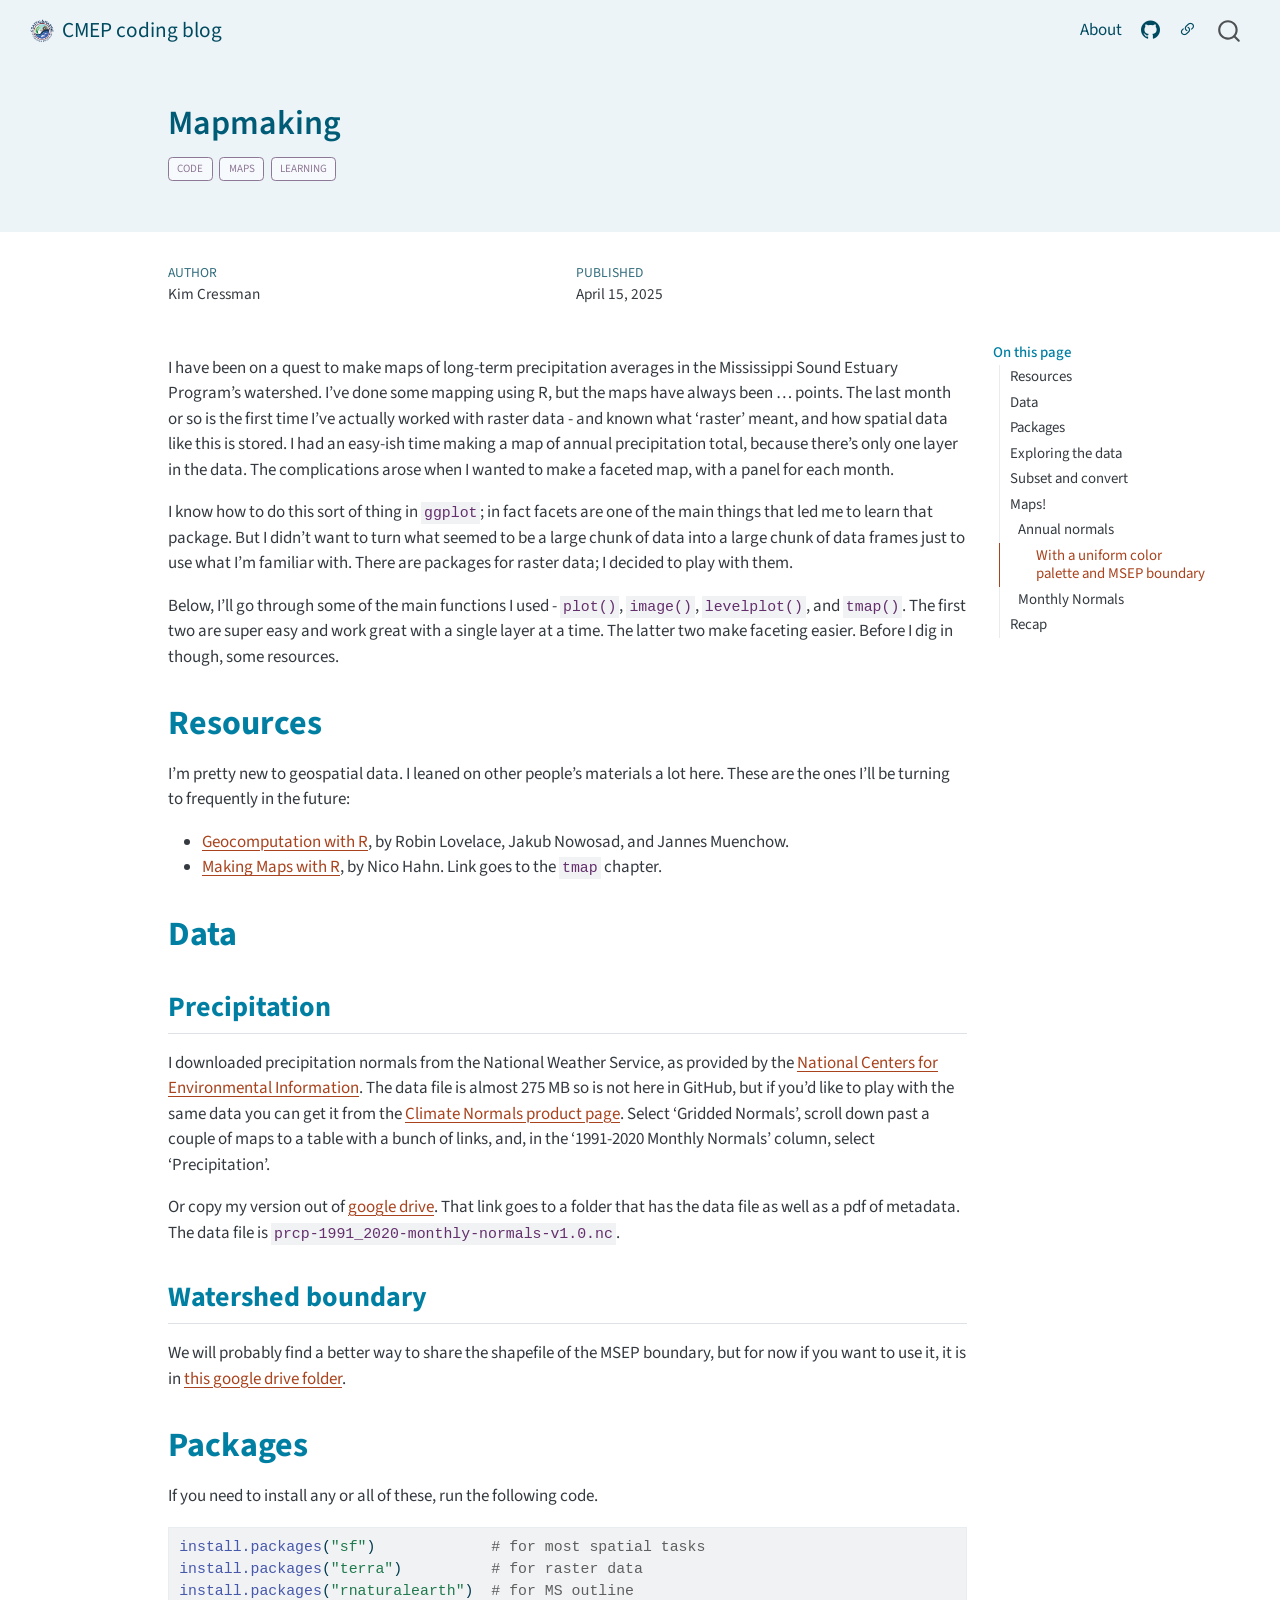
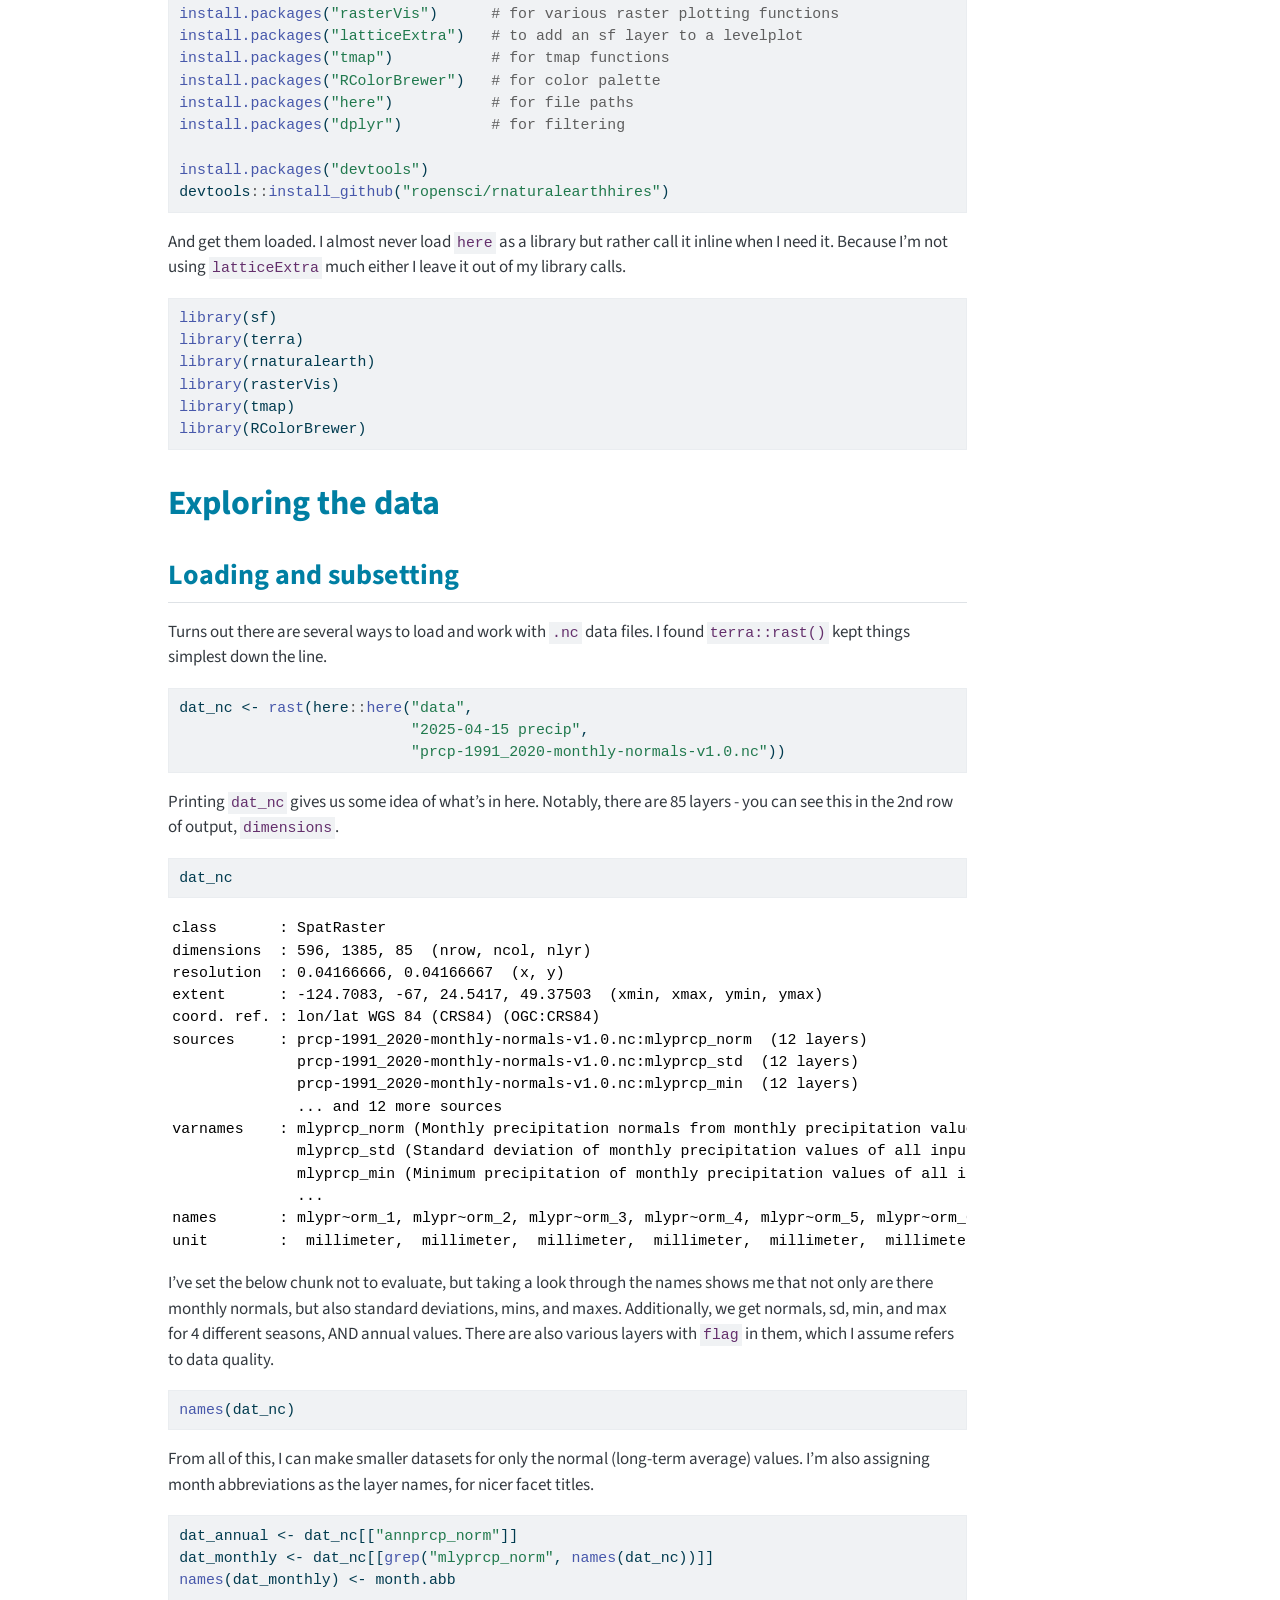
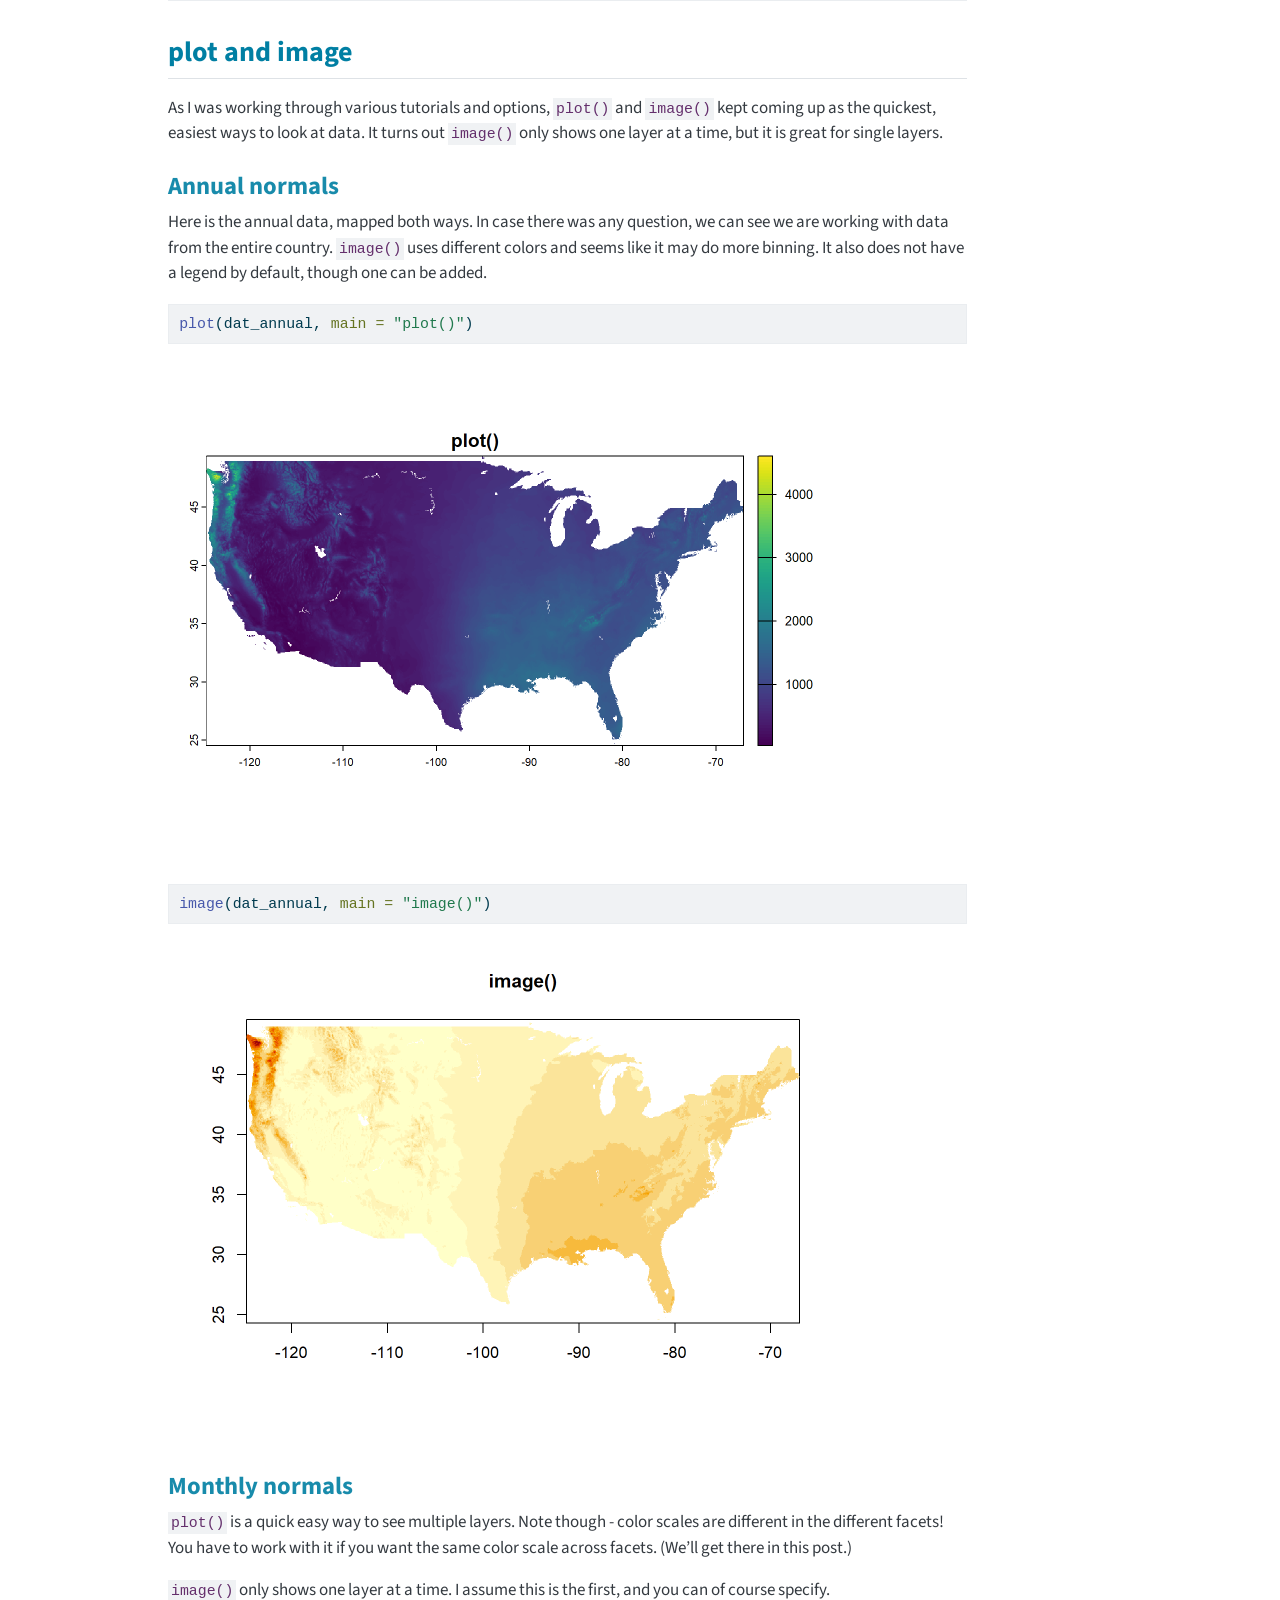
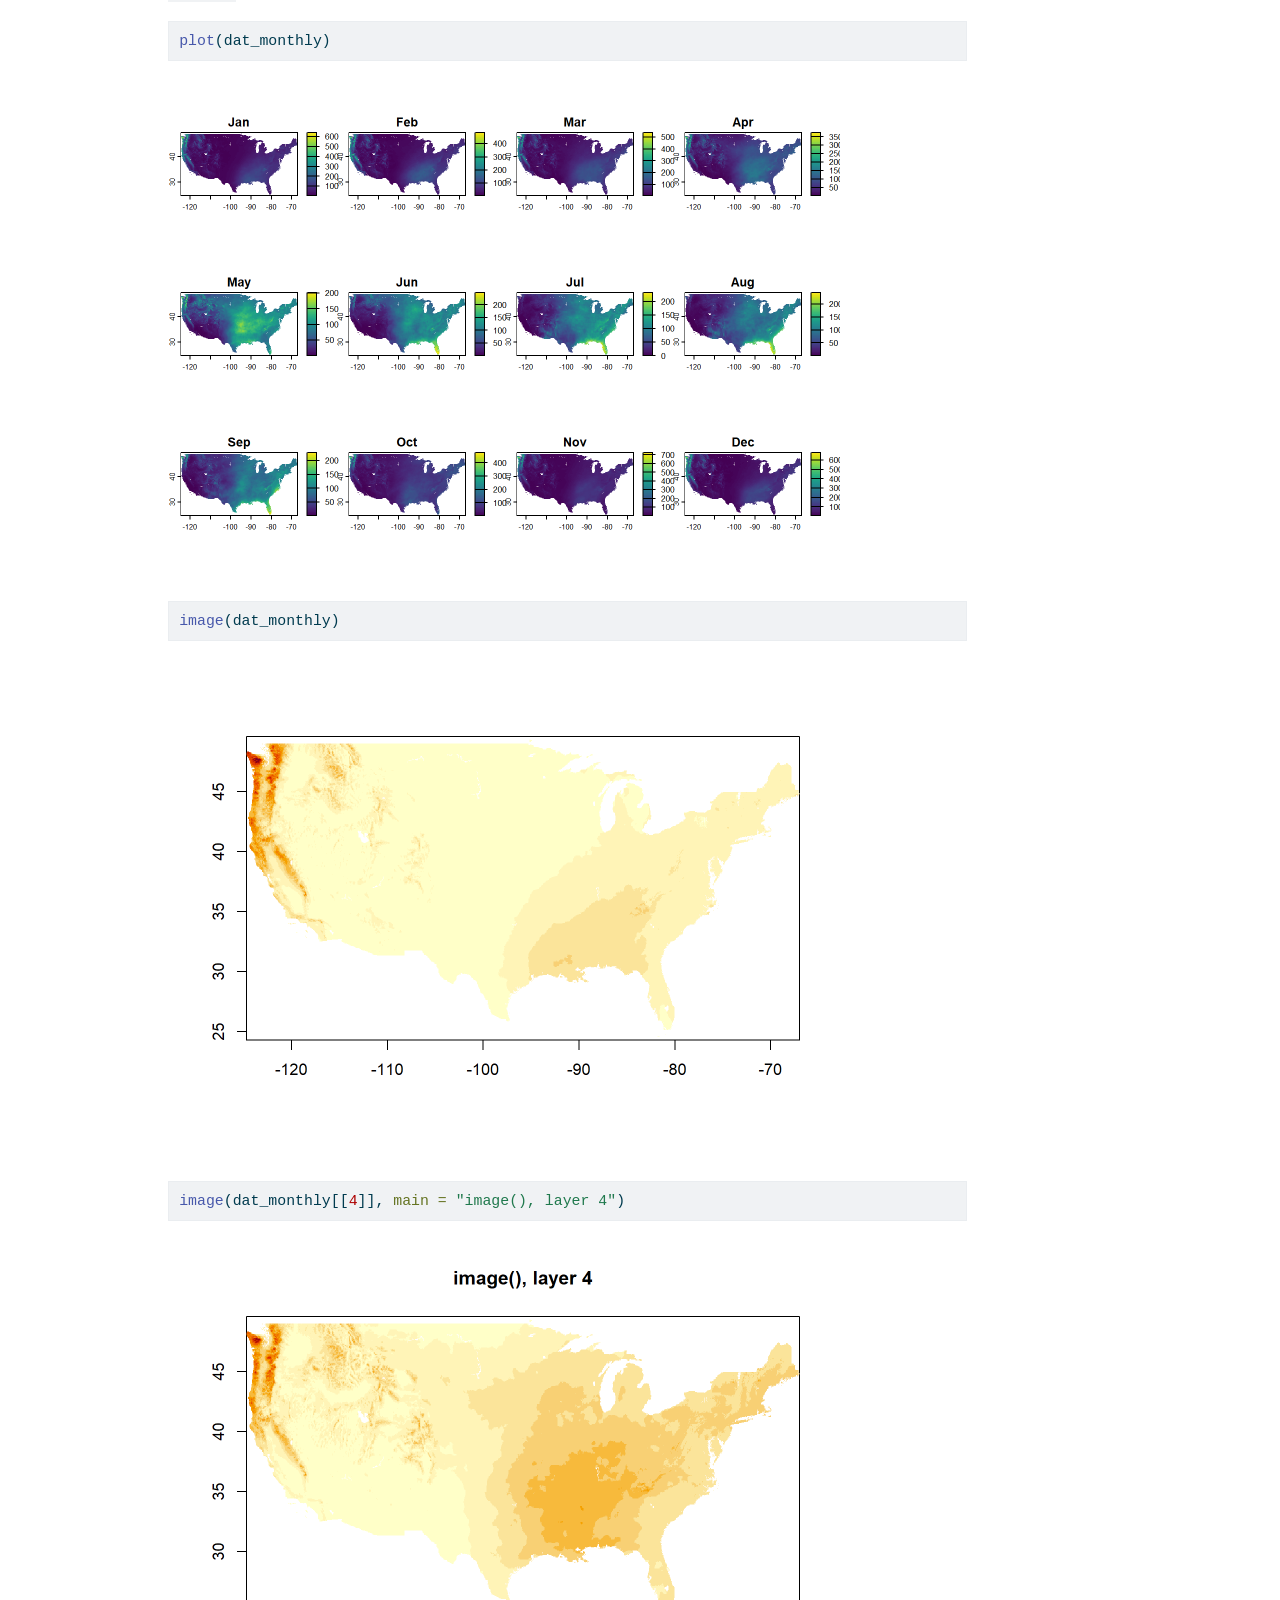
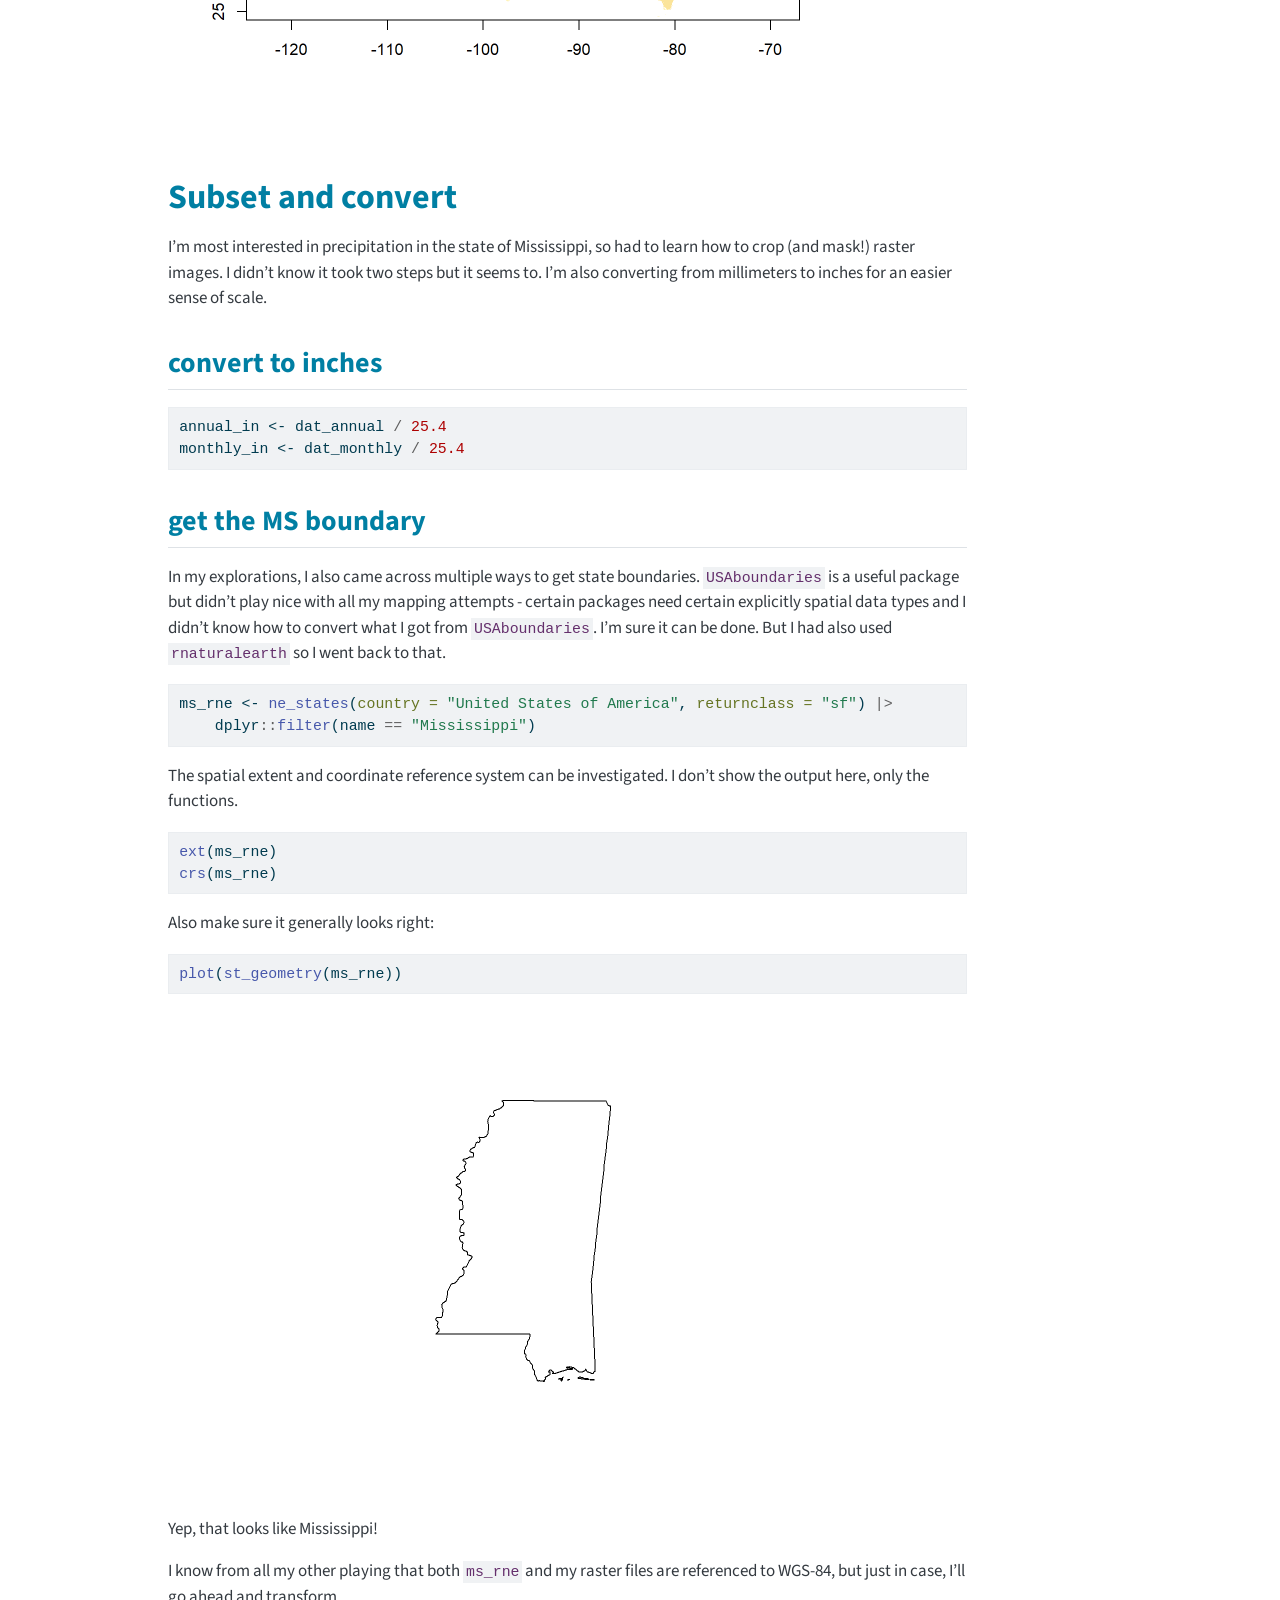
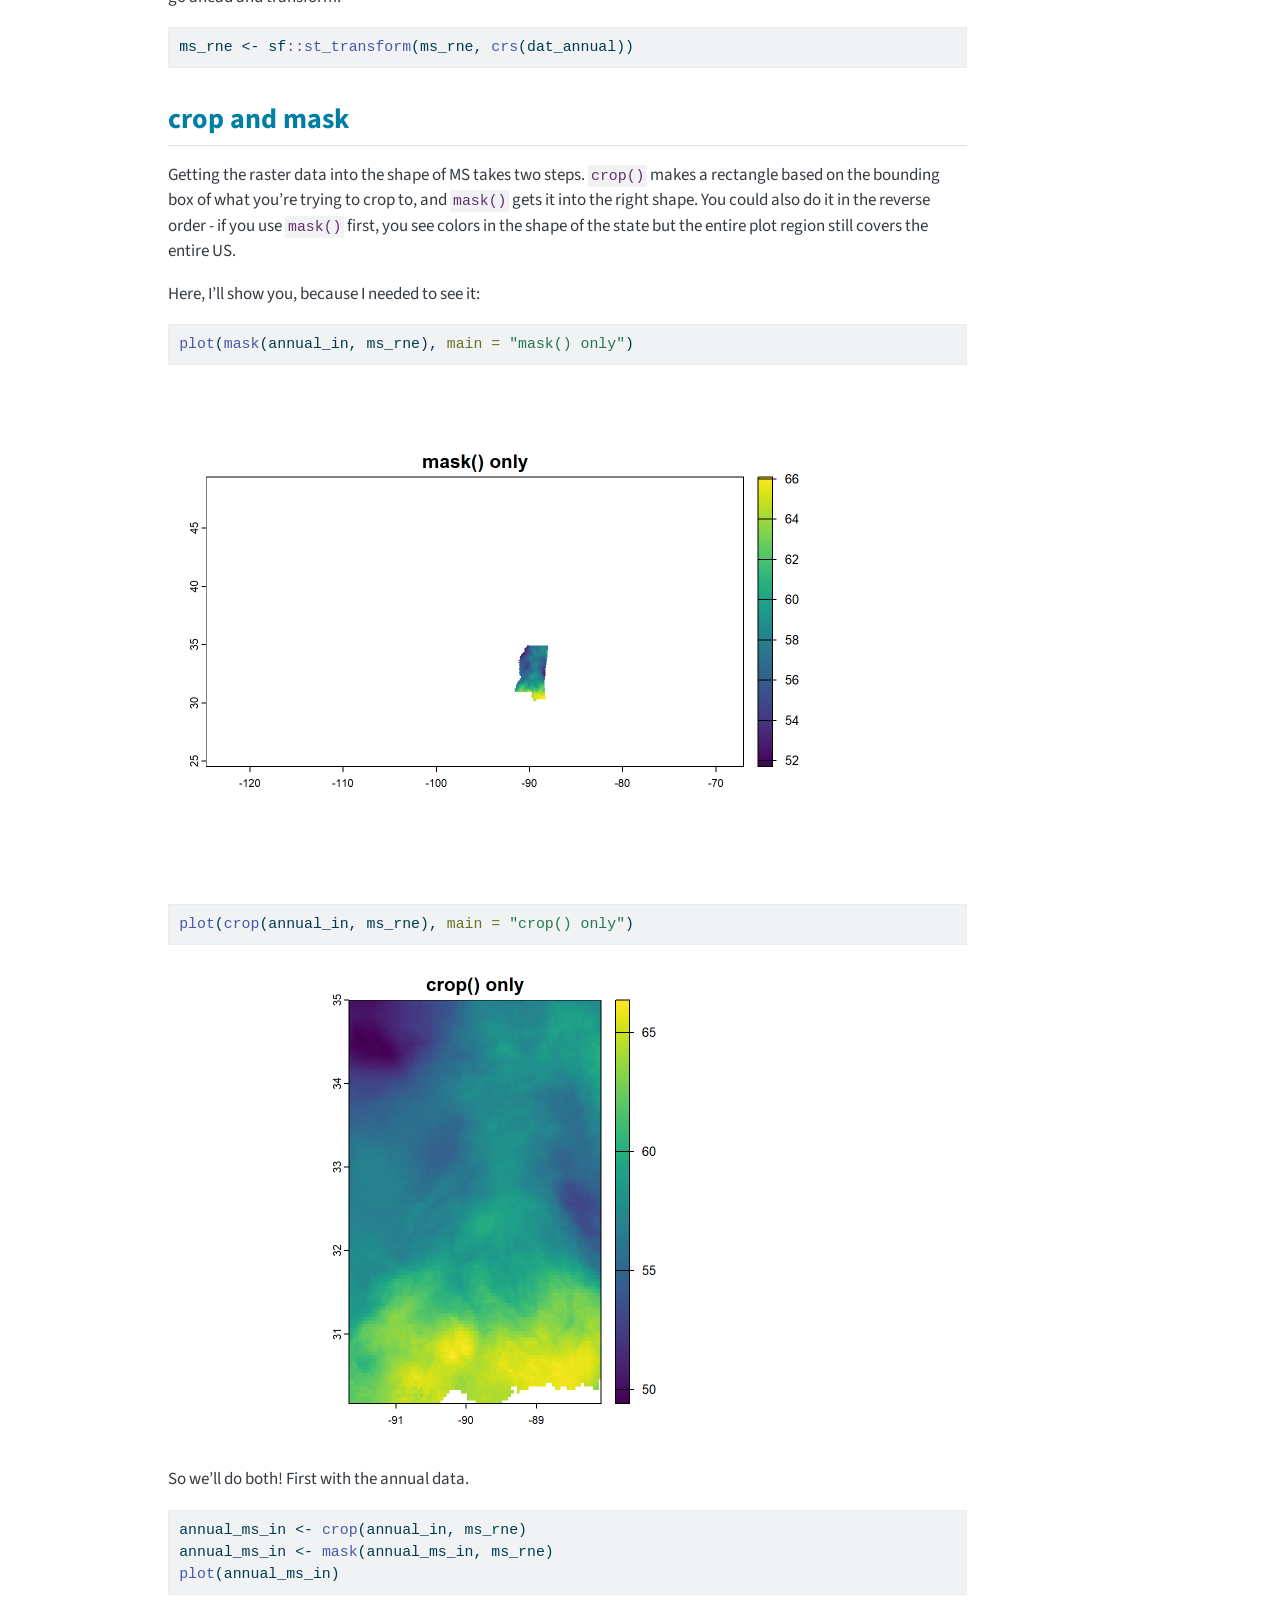
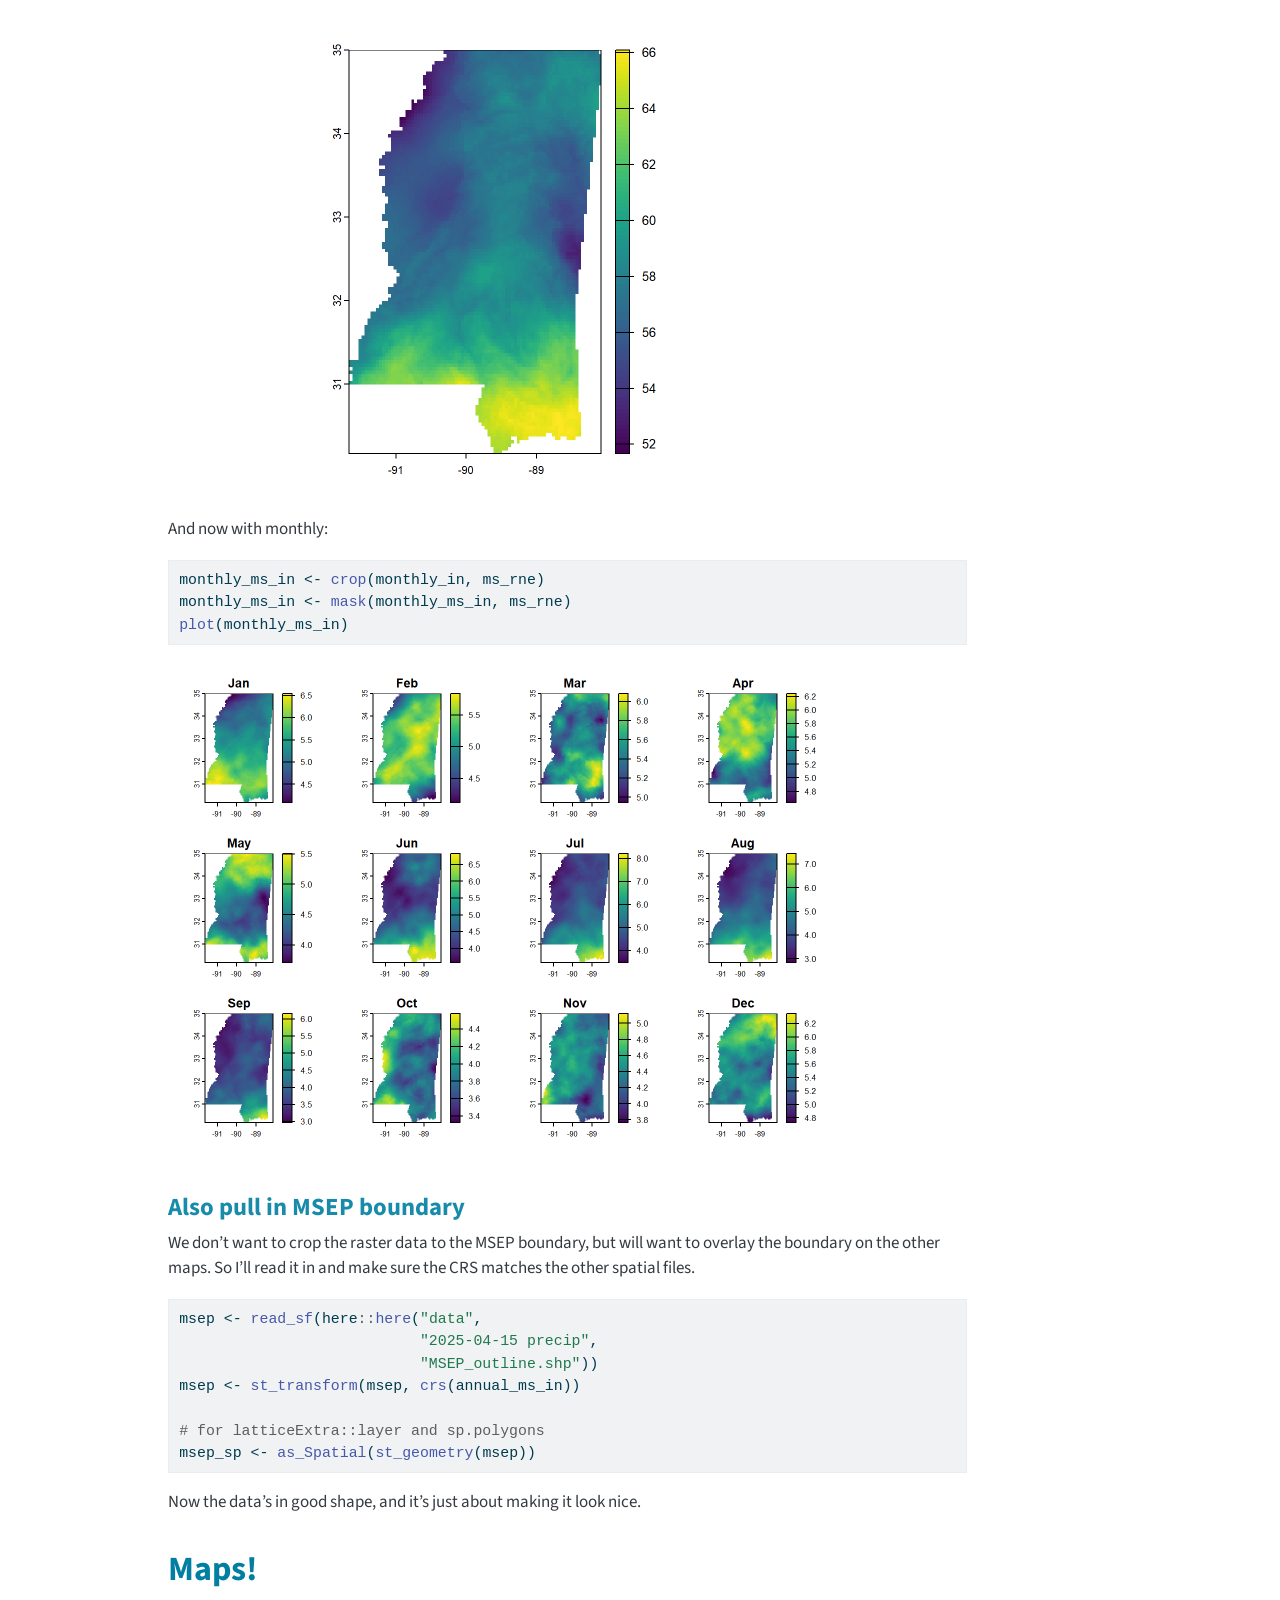
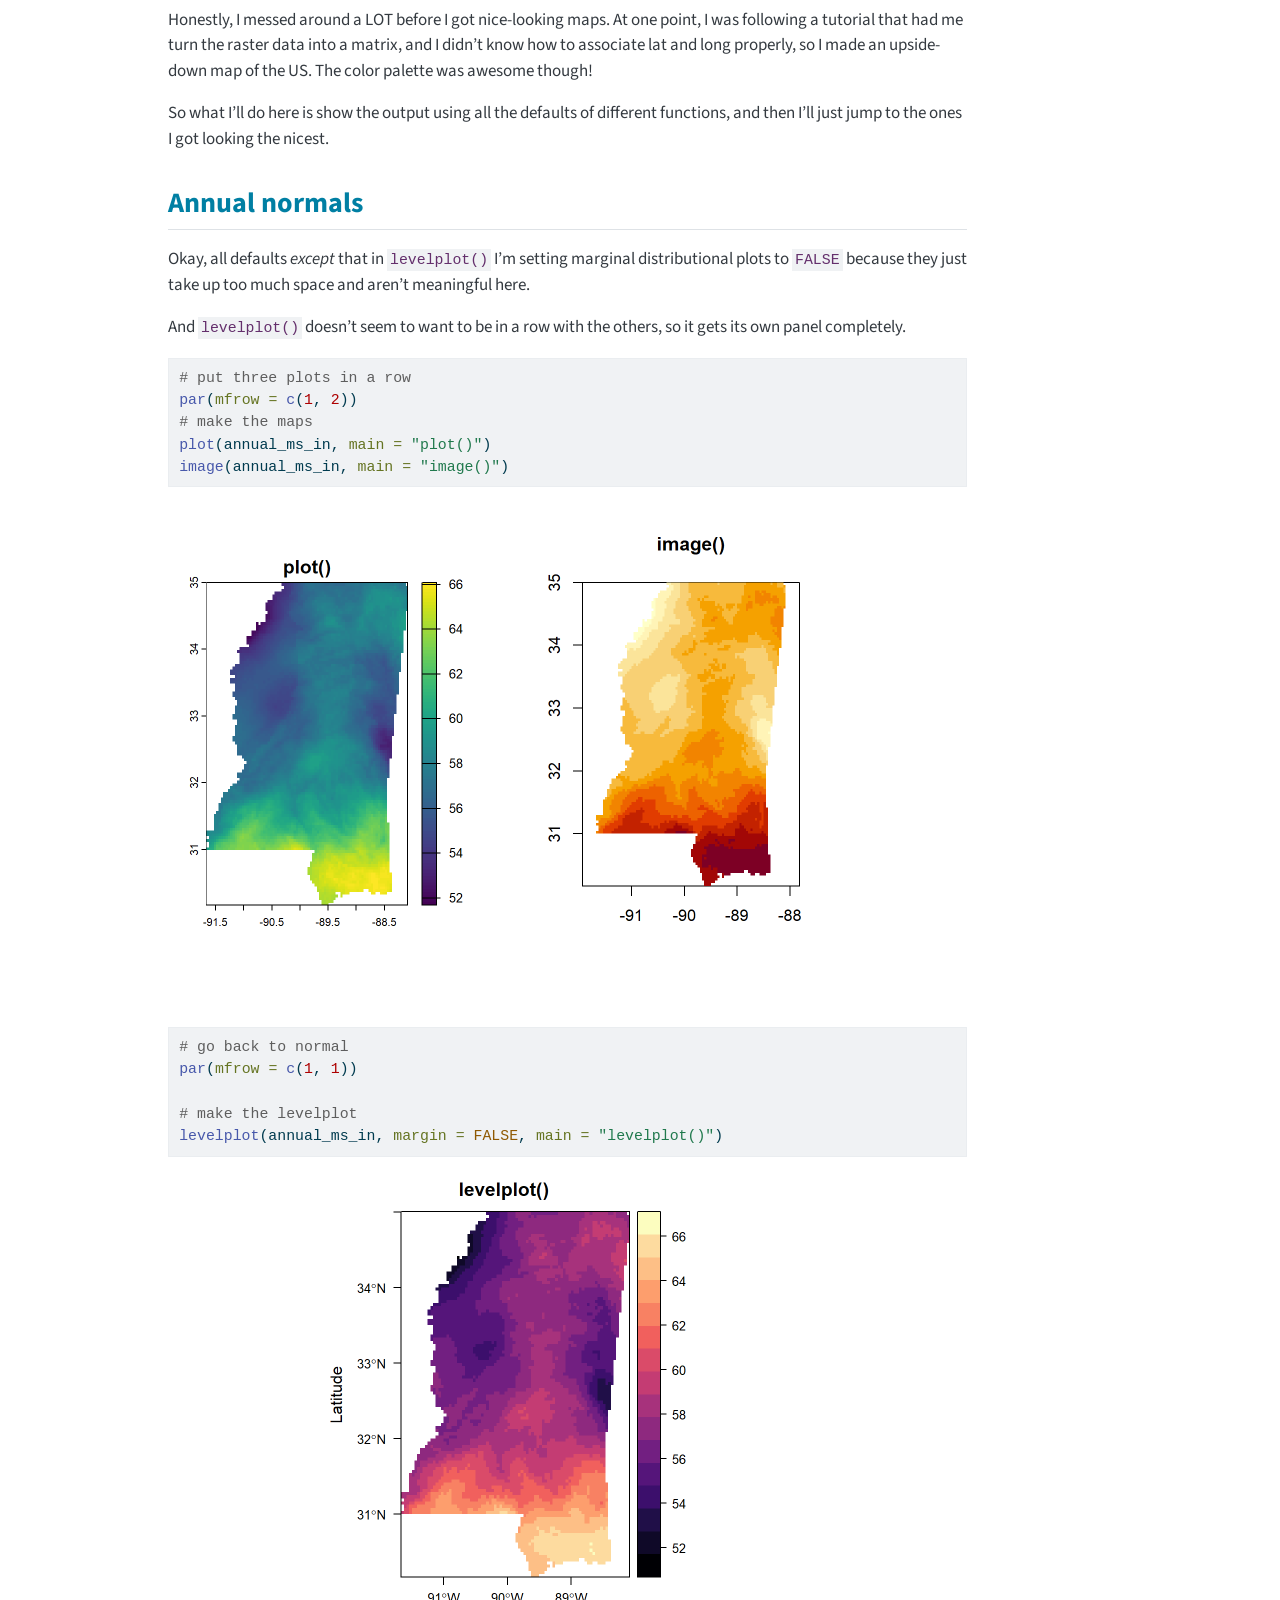
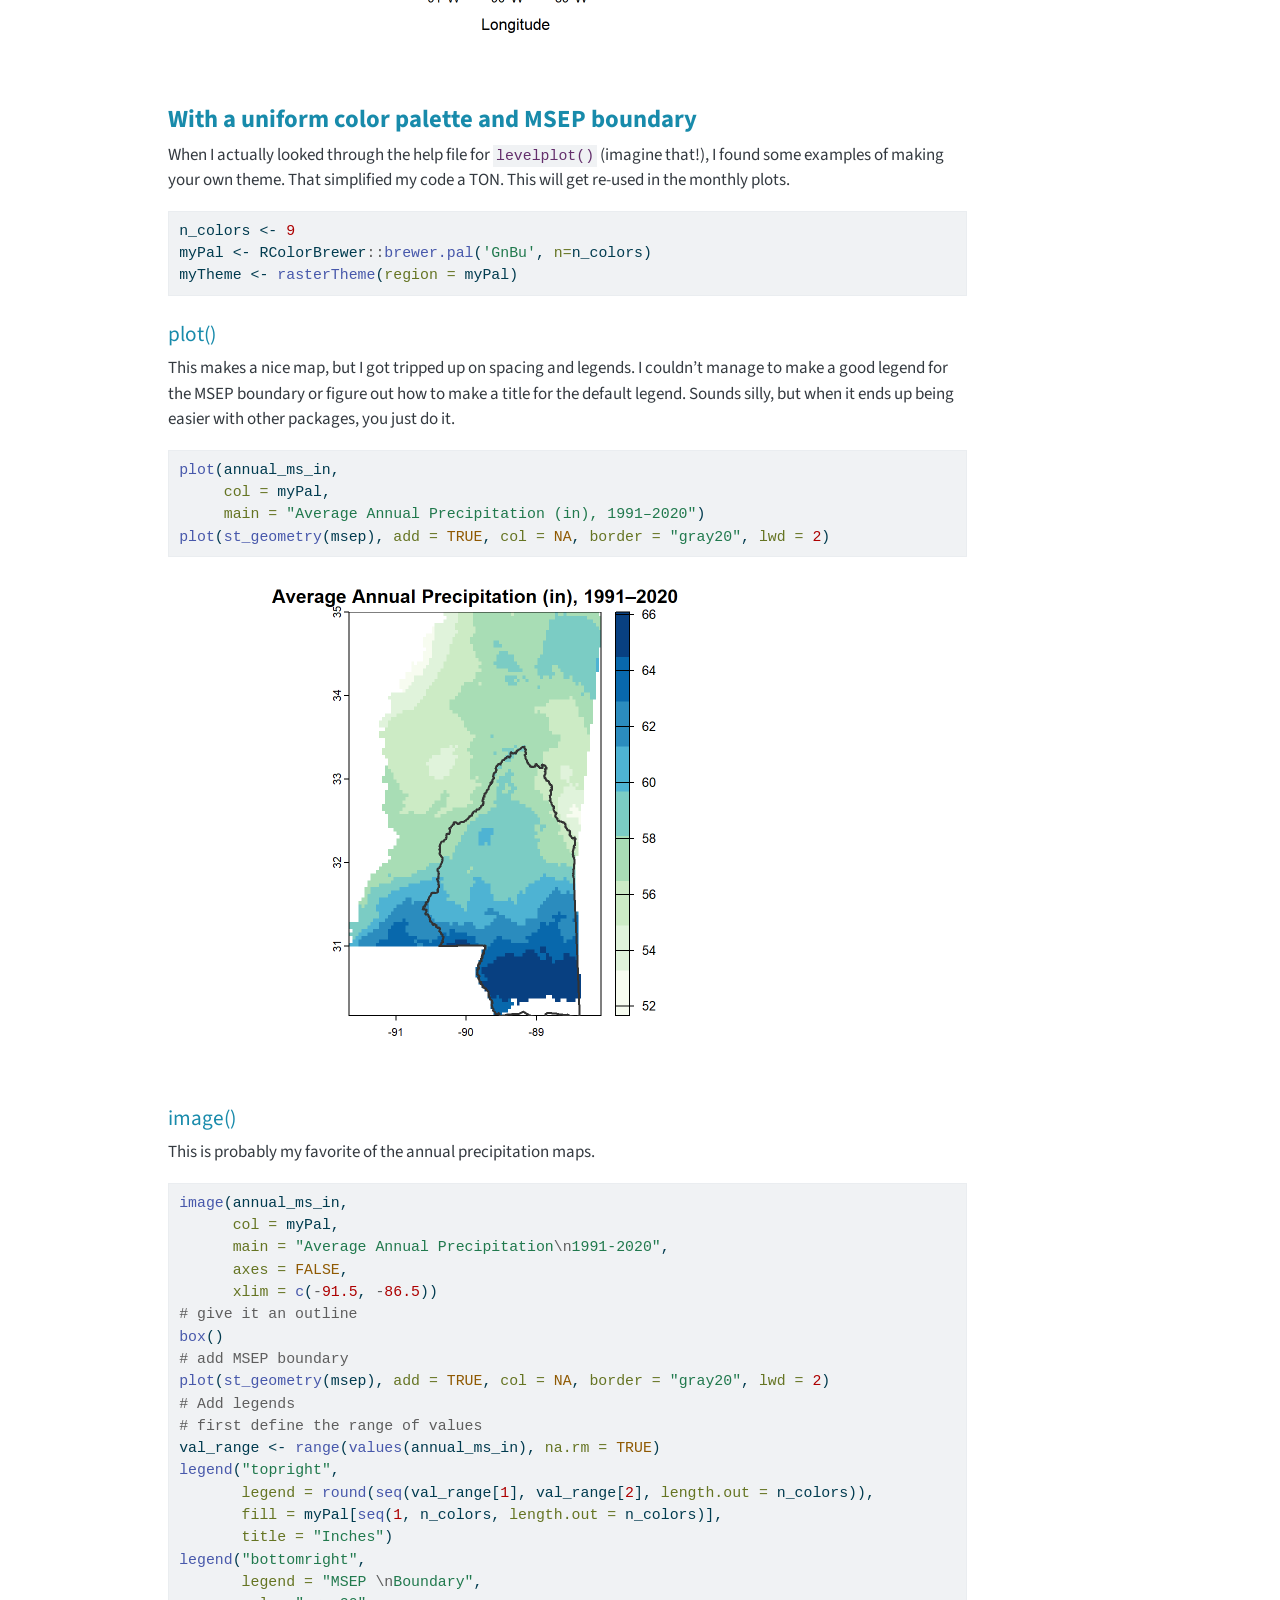
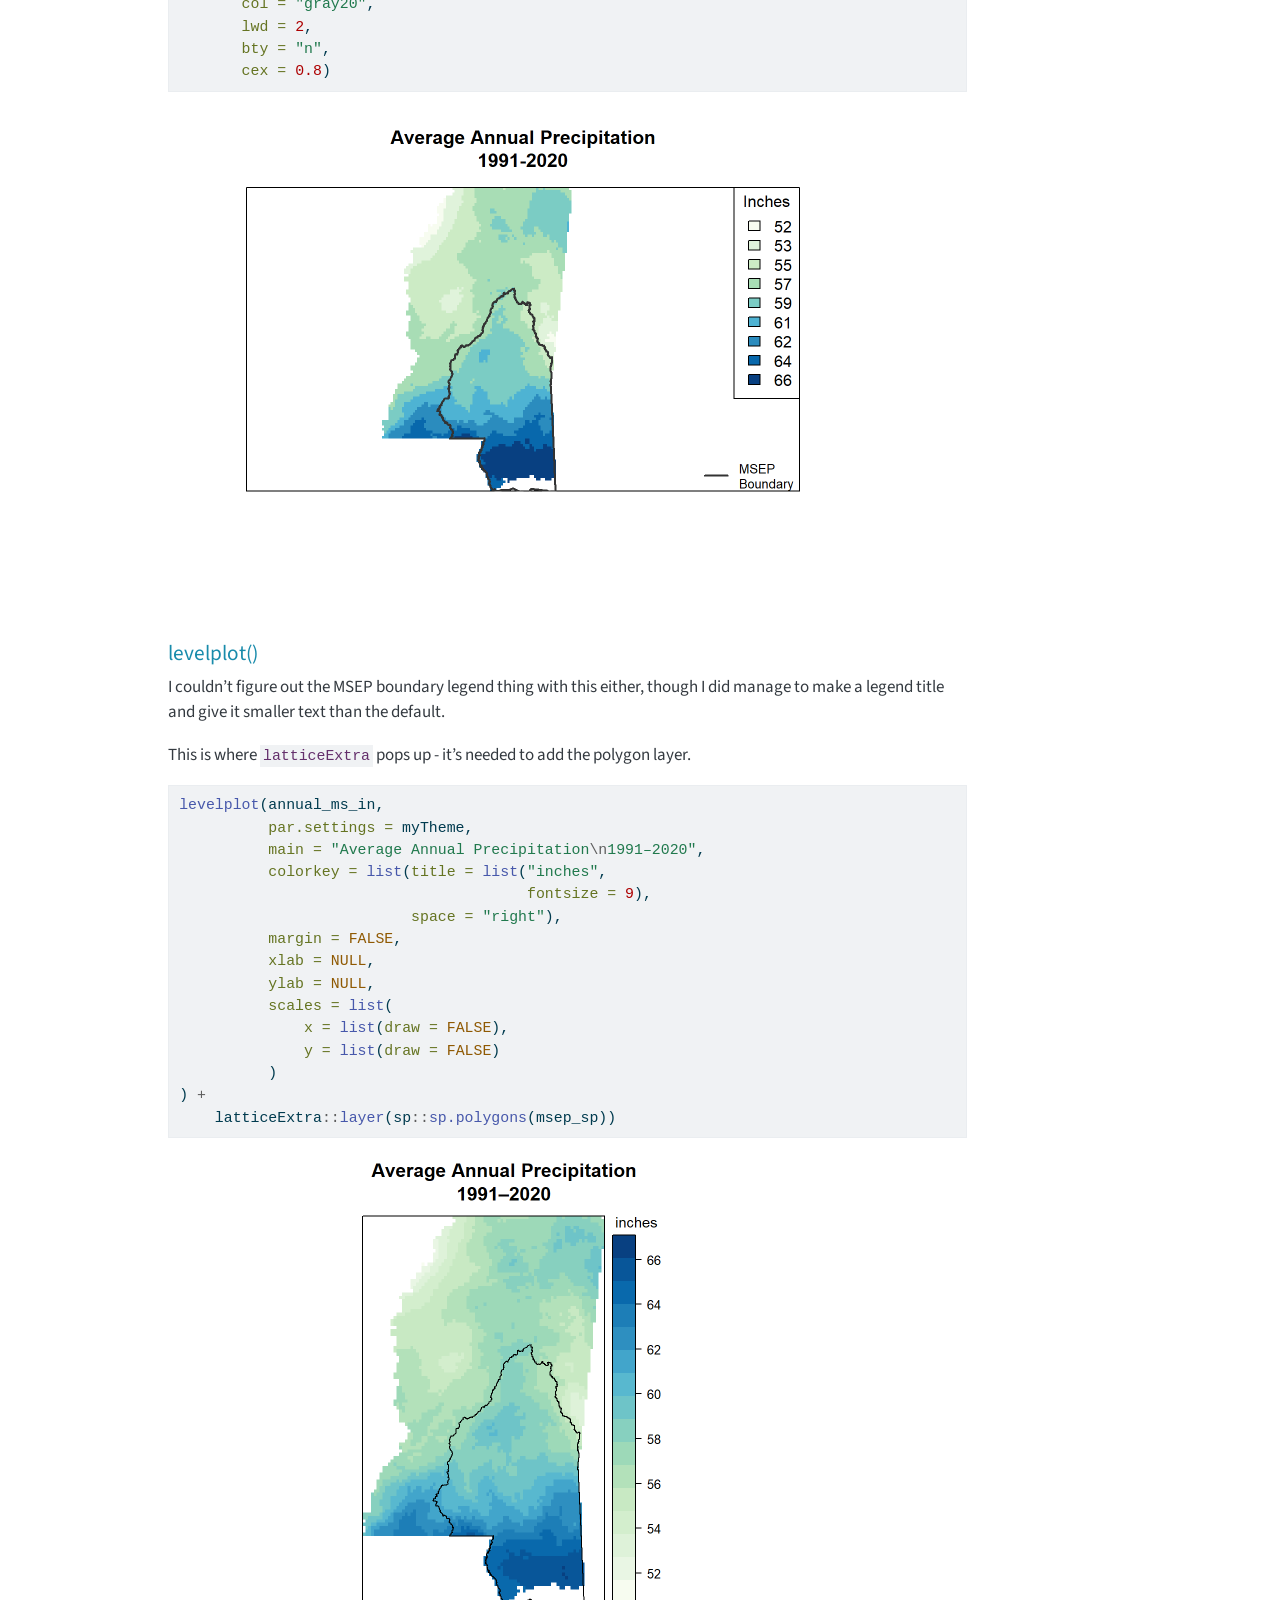
<file: docs/posts/2025-04-15 Maps/index.html>
<!DOCTYPE html>
<html xmlns="http://www.w3.org/1999/xhtml" lang="en" xml:lang="en"><head>

<meta charset="utf-8">
<meta name="generator" content="quarto-1.8.27">

<meta name="viewport" content="width=device-width, initial-scale=1.0, user-scalable=yes">

<meta name="author" content="Kim Cressman">
<meta name="dcterms.date" content="2025-04-15">

<title>Mapmaking – CMEP coding blog</title>
<style>
code{white-space: pre-wrap;}
span.smallcaps{font-variant: small-caps;}
div.columns{display: flex; gap: min(4vw, 1.5em);}
div.column{flex: auto; overflow-x: auto;}
div.hanging-indent{margin-left: 1.5em; text-indent: -1.5em;}
ul.task-list{list-style: none;}
ul.task-list li input[type="checkbox"] {
  width: 0.8em;
  margin: 0 0.8em 0.2em -1em; /* quarto-specific, see https://github.com/quarto-dev/quarto-cli/issues/4556 */ 
  vertical-align: middle;
}
/* CSS for syntax highlighting */
html { -webkit-text-size-adjust: 100%; }
pre > code.sourceCode { white-space: pre; position: relative; }
pre > code.sourceCode > span { display: inline-block; line-height: 1.25; }
pre > code.sourceCode > span:empty { height: 1.2em; }
.sourceCode { overflow: visible; }
code.sourceCode > span { color: inherit; text-decoration: inherit; }
div.sourceCode { margin: 1em 0; }
pre.sourceCode { margin: 0; }
@media screen {
div.sourceCode { overflow: auto; }
}
@media print {
pre > code.sourceCode { white-space: pre-wrap; }
pre > code.sourceCode > span { text-indent: -5em; padding-left: 5em; }
}
pre.numberSource code
  { counter-reset: source-line 0; }
pre.numberSource code > span
  { position: relative; left: -4em; counter-increment: source-line; }
pre.numberSource code > span > a:first-child::before
  { content: counter(source-line);
    position: relative; left: -1em; text-align: right; vertical-align: baseline;
    border: none; display: inline-block;
    -webkit-touch-callout: none; -webkit-user-select: none;
    -khtml-user-select: none; -moz-user-select: none;
    -ms-user-select: none; user-select: none;
    padding: 0 4px; width: 4em;
  }
pre.numberSource { margin-left: 3em;  padding-left: 4px; }
div.sourceCode
  {   }
@media screen {
pre > code.sourceCode > span > a:first-child::before { text-decoration: underline; }
}
</style>


<script src="../../site_libs/quarto-nav/quarto-nav.js"></script>
<script src="../../site_libs/quarto-nav/headroom.min.js"></script>
<script src="../../site_libs/clipboard/clipboard.min.js"></script>
<script src="../../site_libs/quarto-search/autocomplete.umd.js"></script>
<script src="../../site_libs/quarto-search/fuse.min.js"></script>
<script src="../../site_libs/quarto-search/quarto-search.js"></script>
<meta name="quarto:offset" content="../../">
<script src="../../site_libs/quarto-html/quarto.js" type="module"></script>
<script src="../../site_libs/quarto-html/tabsets/tabsets.js" type="module"></script>
<script src="../../site_libs/quarto-html/axe/axe-check.js" type="module"></script>
<script src="../../site_libs/quarto-html/popper.min.js"></script>
<script src="../../site_libs/quarto-html/tippy.umd.min.js"></script>
<script src="../../site_libs/quarto-html/anchor.min.js"></script>
<link href="../../site_libs/quarto-html/tippy.css" rel="stylesheet">
<link href="../../site_libs/quarto-html/quarto-syntax-highlighting-ed96de9b727972fe78a7b5d16c58bf87.css" rel="stylesheet" class="quarto-color-scheme" id="quarto-text-highlighting-styles">
<link href="../../site_libs/quarto-html/quarto-syntax-highlighting-dark-4d9afe2b8d18ee9fa5d0d57b5ed4214d.css" rel="stylesheet" class="quarto-color-scheme quarto-color-alternate" id="quarto-text-highlighting-styles">
<link href="../../site_libs/quarto-html/quarto-syntax-highlighting-ed96de9b727972fe78a7b5d16c58bf87.css" rel="stylesheet" class="quarto-color-scheme-extra" id="quarto-text-highlighting-styles">
<script src="../../site_libs/bootstrap/bootstrap.min.js"></script>
<link href="../../site_libs/bootstrap/bootstrap-icons.css" rel="stylesheet">
<link href="../../site_libs/bootstrap/bootstrap-07309103fc41ae408ce0e99b7879c196.min.css" rel="stylesheet" append-hash="true" class="quarto-color-scheme" id="quarto-bootstrap" data-mode="light">
<link href="../../site_libs/bootstrap/bootstrap-dark-6e5ae9e6160fad9d48a950882975cd53.min.css" rel="stylesheet" append-hash="true" class="quarto-color-scheme quarto-color-alternate" id="quarto-bootstrap" data-mode="light">
<link href="../../site_libs/bootstrap/bootstrap-07309103fc41ae408ce0e99b7879c196.min.css" rel="stylesheet" append-hash="true" class="quarto-color-scheme-extra" id="quarto-bootstrap" data-mode="light">
<script id="quarto-search-options" type="application/json">{
  "location": "navbar",
  "copy-button": false,
  "collapse-after": 3,
  "panel-placement": "end",
  "type": "overlay",
  "limit": 50,
  "keyboard-shortcut": [
    "f",
    "/",
    "s"
  ],
  "show-item-context": false,
  "language": {
    "search-no-results-text": "No results",
    "search-matching-documents-text": "matching documents",
    "search-copy-link-title": "Copy link to search",
    "search-hide-matches-text": "Hide additional matches",
    "search-more-match-text": "more match in this document",
    "search-more-matches-text": "more matches in this document",
    "search-clear-button-title": "Clear",
    "search-text-placeholder": "",
    "search-detached-cancel-button-title": "Cancel",
    "search-submit-button-title": "Submit",
    "search-label": "Search"
  }
}</script>
<script async="" src="https://www.googletagmanager.com/gtag/js?id=G-X30W97QBGW"></script>

<script type="text/javascript">

window.dataLayer = window.dataLayer || [];
function gtag(){dataLayer.push(arguments);}
gtag('js', new Date());
gtag('config', 'G-X30W97QBGW', { 'anonymize_ip': true});
</script>


</head>

<body class="nav-fixed quarto-light">

<div id="quarto-search-results"></div>
  <header id="quarto-header" class="headroom fixed-top quarto-banner">
    <nav class="navbar navbar-expand-lg " data-bs-theme="dark">
      <div class="navbar-container container-fluid">
      <div class="navbar-brand-container mx-auto">
    <a href="../../index.html" class="navbar-brand navbar-brand-logo">
    <img src="../../cmep_logo_circle.png" alt="" class="navbar-logo light-content">
    <img src="../../cmep_logo_circle.png" alt="" class="navbar-logo dark-content">
    </a>
    <a class="navbar-brand" href="../../index.html">
    <span class="navbar-title">CMEP coding blog</span>
    </a>
  </div>
            <div id="quarto-search" class="" title="Search"></div>
          <button class="navbar-toggler" type="button" data-bs-toggle="collapse" data-bs-target="#navbarCollapse" aria-controls="navbarCollapse" role="menu" aria-expanded="false" aria-label="Toggle navigation" onclick="if (window.quartoToggleHeadroom) { window.quartoToggleHeadroom(); }">
  <span class="navbar-toggler-icon"></span>
</button>
          <div class="collapse navbar-collapse" id="navbarCollapse">
            <ul class="navbar-nav navbar-nav-scroll ms-auto">
  <li class="nav-item">
    <a class="nav-link" href="../../about.html"> 
<span class="menu-text">About</span></a>
  </li>  
  <li class="nav-item compact">
    <a class="nav-link" href="https://github.com/cmep-ms"> <i class="bi bi-github" role="img">
</i> 
<span class="menu-text"></span></a>
  </li>  
  <li class="nav-item compact">
    <a class="nav-link" href="http://extension.msstate.edu/crec-coastal-marine-ext-program"> <i class="bi bi-link-45deg" role="img">
</i> 
<span class="menu-text"></span></a>
  </li>  
</ul>
          </div> <!-- /navcollapse -->
            <div class="quarto-navbar-tools">
</div>
      </div> <!-- /container-fluid -->
    </nav>
</header>
<!-- content -->
<header id="title-block-header" class="quarto-title-block default page-columns page-full">
  <div class="quarto-title-banner page-columns page-full">
    <div class="quarto-title column-body">
      <h1 class="title">Mapmaking</h1>
                                <div class="quarto-categories">
                <div class="quarto-category">code</div>
                <div class="quarto-category">maps</div>
                <div class="quarto-category">learning</div>
              </div>
                  </div>
  </div>
    
  
  <div class="quarto-title-meta">

      <div>
      <div class="quarto-title-meta-heading">Author</div>
      <div class="quarto-title-meta-contents">
               <p>Kim Cressman </p>
            </div>
    </div>
      
      <div>
      <div class="quarto-title-meta-heading">Published</div>
      <div class="quarto-title-meta-contents">
        <p class="date">April 15, 2025</p>
      </div>
    </div>
    
      
    </div>
    
  
  </header><div id="quarto-content" class="quarto-container page-columns page-rows-contents page-layout-article page-navbar">
<!-- sidebar -->
<!-- margin-sidebar -->
    <div id="quarto-margin-sidebar" class="sidebar margin-sidebar">
        <nav id="TOC" role="doc-toc" class="toc-active">
    <h2 id="toc-title">On this page</h2>
   
  <ul>
  <li><a href="#resources" id="toc-resources" class="nav-link active" data-scroll-target="#resources">Resources</a></li>
  <li><a href="#data" id="toc-data" class="nav-link" data-scroll-target="#data">Data</a>
  <ul class="collapse">
  <li><a href="#precipitation" id="toc-precipitation" class="nav-link" data-scroll-target="#precipitation">Precipitation</a></li>
  <li><a href="#watershed-boundary" id="toc-watershed-boundary" class="nav-link" data-scroll-target="#watershed-boundary">Watershed boundary</a></li>
  </ul></li>
  <li><a href="#packages" id="toc-packages" class="nav-link" data-scroll-target="#packages">Packages</a></li>
  <li><a href="#exploring-the-data" id="toc-exploring-the-data" class="nav-link" data-scroll-target="#exploring-the-data">Exploring the data</a>
  <ul class="collapse">
  <li><a href="#loading-and-subsetting" id="toc-loading-and-subsetting" class="nav-link" data-scroll-target="#loading-and-subsetting">Loading and subsetting</a></li>
  <li><a href="#plot-and-image" id="toc-plot-and-image" class="nav-link" data-scroll-target="#plot-and-image">plot and image</a>
  <ul class="collapse">
  <li><a href="#annual-normals" id="toc-annual-normals" class="nav-link" data-scroll-target="#annual-normals">Annual normals</a></li>
  <li><a href="#monthly-normals" id="toc-monthly-normals" class="nav-link" data-scroll-target="#monthly-normals">Monthly normals</a></li>
  </ul></li>
  </ul></li>
  <li><a href="#subset-and-convert" id="toc-subset-and-convert" class="nav-link" data-scroll-target="#subset-and-convert">Subset and convert</a>
  <ul class="collapse">
  <li><a href="#convert-to-inches" id="toc-convert-to-inches" class="nav-link" data-scroll-target="#convert-to-inches">convert to inches</a></li>
  <li><a href="#get-the-ms-boundary" id="toc-get-the-ms-boundary" class="nav-link" data-scroll-target="#get-the-ms-boundary">get the MS boundary</a></li>
  <li><a href="#crop-and-mask" id="toc-crop-and-mask" class="nav-link" data-scroll-target="#crop-and-mask">crop and mask</a>
  <ul class="collapse">
  <li><a href="#also-pull-in-msep-boundary" id="toc-also-pull-in-msep-boundary" class="nav-link" data-scroll-target="#also-pull-in-msep-boundary">Also pull in MSEP boundary</a></li>
  </ul></li>
  </ul></li>
  <li><a href="#maps" id="toc-maps" class="nav-link" data-scroll-target="#maps">Maps!</a>
  <ul class="collapse">
  <li><a href="#annual-normals-1" id="toc-annual-normals-1" class="nav-link" data-scroll-target="#annual-normals-1">Annual normals</a>
  <ul class="collapse">
  <li><a href="#with-a-uniform-color-palette-and-msep-boundary" id="toc-with-a-uniform-color-palette-and-msep-boundary" class="nav-link" data-scroll-target="#with-a-uniform-color-palette-and-msep-boundary">With a uniform color palette and MSEP boundary</a></li>
  </ul></li>
  <li><a href="#monthly-normals-1" id="toc-monthly-normals-1" class="nav-link" data-scroll-target="#monthly-normals-1">Monthly Normals</a>
  <ul class="collapse">
  <li><a href="#plot-1" id="toc-plot-1" class="nav-link" data-scroll-target="#plot-1">plot()</a></li>
  <li><a href="#levelplot-1" id="toc-levelplot-1" class="nav-link" data-scroll-target="#levelplot-1">levelplot()</a></li>
  <li><a href="#tmap" id="toc-tmap" class="nav-link" data-scroll-target="#tmap">tmap</a></li>
  </ul></li>
  </ul></li>
  <li><a href="#recap" id="toc-recap" class="nav-link" data-scroll-target="#recap">Recap</a></li>
  </ul>
</nav>
    </div>
<!-- main -->
<main class="content quarto-banner-title-block" id="quarto-document-content">





<p>I have been on a quest to make maps of long-term precipitation averages in the Mississippi Sound Estuary Program’s watershed. I’ve done some mapping using R, but the maps have always been … points. The last month or so is the first time I’ve actually worked with raster data - and known what ‘raster’ meant, and how spatial data like this is stored. I had an easy-ish time making a map of annual precipitation total, because there’s only one layer in the data. The complications arose when I wanted to make a faceted map, with a panel for each month.</p>
<p>I know how to do this sort of thing in <code>ggplot</code>; in fact facets are one of the main things that led me to learn that package. But I didn’t want to turn what seemed to be a large chunk of data into a large chunk of data frames just to use what I’m familiar with. There are packages for raster data; I decided to play with them.</p>
<p>Below, I’ll go through some of the main functions I used - <code>plot()</code>, <code>image()</code>, <code>levelplot()</code>, and <code>tmap()</code>. The first two are super easy and work great with a single layer at a time. The latter two make faceting easier. Before I dig in though, some resources.</p>
<section id="resources" class="level1">
<h1>Resources</h1>
<p>I’m pretty new to geospatial data. I leaned on other people’s materials a lot here. These are the ones I’ll be turning to frequently in the future:</p>
<ul>
<li><a href="https://r.geocompx.org" title="Geocomputation with R">Geocomputation with R</a>, by Robin Lovelace, Jakub Nowosad, and Jannes Muenchow.<br>
</li>
<li><a href="https://bookdown.org/nicohahn/making_maps_with_r5/docs/tmap.html" title="Making Maps with R - tmap">Making Maps with R</a>, by Nico Hahn. Link goes to the <code>tmap</code> chapter.</li>
</ul>
</section>
<section id="data" class="level1">
<h1>Data</h1>
<section id="precipitation" class="level2">
<h2 class="anchored" data-anchor-id="precipitation">Precipitation</h2>
<p>I downloaded precipitation normals from the National Weather Service, as provided by the <a href="https://www.ncei.noaa.gov">National Centers for Environmental Information</a>. The data file is almost 275 MB so is not here in GitHub, but if you’d like to play with the same data you can get it from the <a href="https://www.ncei.noaa.gov/products/land-based-station/us-climate-normals">Climate Normals product page</a>. Select ‘Gridded Normals’, scroll down past a couple of maps to a table with a bunch of links, and, in the ‘1991-2020 Monthly Normals’ column, select ‘Precipitation’.</p>
<p>Or copy my version out of <a href="https://drive.google.com/drive/folders/1SOYpSdXD-WNVKEUOp975UA54y2YLvzdK?usp=sharing">google drive</a>. That link goes to a folder that has the data file as well as a pdf of metadata. The data file is <code>prcp-1991_2020-monthly-normals-v1.0.nc</code>.</p>
</section>
<section id="watershed-boundary" class="level2">
<h2 class="anchored" data-anchor-id="watershed-boundary">Watershed boundary</h2>
<p>We will probably find a better way to share the shapefile of the MSEP boundary, but for now if you want to use it, it is in <a href="https://drive.google.com/drive/folders/1zOfDsx5lxwIeRRDbqrB9V1o9Jl2S4X8d?usp=sharing">this google drive folder</a>.</p>
</section>
</section>
<section id="packages" class="level1">
<h1>Packages</h1>
<p>If you need to install any or all of these, run the following code.</p>
<div class="cell">
<div class="code-copy-outer-scaffold"><div class="sourceCode cell-code" id="cb1"><pre class="sourceCode r code-with-copy"><code class="sourceCode r"><span id="cb1-1"><a href="#cb1-1" aria-hidden="true" tabindex="-1"></a><span class="fu">install.packages</span>(<span class="st">"sf"</span>)             <span class="co"># for most spatial tasks</span></span>
<span id="cb1-2"><a href="#cb1-2" aria-hidden="true" tabindex="-1"></a><span class="fu">install.packages</span>(<span class="st">"terra"</span>)          <span class="co"># for raster data</span></span>
<span id="cb1-3"><a href="#cb1-3" aria-hidden="true" tabindex="-1"></a><span class="fu">install.packages</span>(<span class="st">"rnaturalearth"</span>)  <span class="co"># for MS outline</span></span>
<span id="cb1-4"><a href="#cb1-4" aria-hidden="true" tabindex="-1"></a><span class="fu">install.packages</span>(<span class="st">"rasterVis"</span>)      <span class="co"># for various raster plotting functions</span></span>
<span id="cb1-5"><a href="#cb1-5" aria-hidden="true" tabindex="-1"></a><span class="fu">install.packages</span>(<span class="st">"latticeExtra"</span>)   <span class="co"># to add an sf layer to a levelplot</span></span>
<span id="cb1-6"><a href="#cb1-6" aria-hidden="true" tabindex="-1"></a><span class="fu">install.packages</span>(<span class="st">"tmap"</span>)           <span class="co"># for tmap functions</span></span>
<span id="cb1-7"><a href="#cb1-7" aria-hidden="true" tabindex="-1"></a><span class="fu">install.packages</span>(<span class="st">"RColorBrewer"</span>)   <span class="co"># for color palette</span></span>
<span id="cb1-8"><a href="#cb1-8" aria-hidden="true" tabindex="-1"></a><span class="fu">install.packages</span>(<span class="st">"here"</span>)           <span class="co"># for file paths</span></span>
<span id="cb1-9"><a href="#cb1-9" aria-hidden="true" tabindex="-1"></a><span class="fu">install.packages</span>(<span class="st">"dplyr"</span>)          <span class="co"># for filtering</span></span>
<span id="cb1-10"><a href="#cb1-10" aria-hidden="true" tabindex="-1"></a></span>
<span id="cb1-11"><a href="#cb1-11" aria-hidden="true" tabindex="-1"></a><span class="fu">install.packages</span>(<span class="st">"devtools"</span>)</span>
<span id="cb1-12"><a href="#cb1-12" aria-hidden="true" tabindex="-1"></a>devtools<span class="sc">::</span><span class="fu">install_github</span>(<span class="st">"ropensci/rnaturalearthhires"</span>)</span></code></pre></div><button title="Copy to Clipboard" class="code-copy-button"><i class="bi"></i></button></div>
</div>
<p>And get them loaded. I almost never load <code>here</code> as a library but rather call it inline when I need it. Because I’m not using <code>latticeExtra</code> much either I leave it out of my library calls.</p>
<div class="cell">
<div class="code-copy-outer-scaffold"><div class="sourceCode cell-code" id="cb2"><pre class="sourceCode r code-with-copy"><code class="sourceCode r"><span id="cb2-1"><a href="#cb2-1" aria-hidden="true" tabindex="-1"></a><span class="fu">library</span>(sf)</span>
<span id="cb2-2"><a href="#cb2-2" aria-hidden="true" tabindex="-1"></a><span class="fu">library</span>(terra)</span>
<span id="cb2-3"><a href="#cb2-3" aria-hidden="true" tabindex="-1"></a><span class="fu">library</span>(rnaturalearth)</span>
<span id="cb2-4"><a href="#cb2-4" aria-hidden="true" tabindex="-1"></a><span class="fu">library</span>(rasterVis)</span>
<span id="cb2-5"><a href="#cb2-5" aria-hidden="true" tabindex="-1"></a><span class="fu">library</span>(tmap)</span>
<span id="cb2-6"><a href="#cb2-6" aria-hidden="true" tabindex="-1"></a><span class="fu">library</span>(RColorBrewer)</span></code></pre></div><button title="Copy to Clipboard" class="code-copy-button"><i class="bi"></i></button></div>
</div>
</section>
<section id="exploring-the-data" class="level1">
<h1>Exploring the data</h1>
<section id="loading-and-subsetting" class="level2">
<h2 class="anchored" data-anchor-id="loading-and-subsetting">Loading and subsetting</h2>
<p>Turns out there are several ways to load and work with <code>.nc</code> data files. I found <code>terra::rast()</code> kept things simplest down the line.</p>
<div class="cell">
<div class="code-copy-outer-scaffold"><div class="sourceCode cell-code" id="cb3"><pre class="sourceCode r code-with-copy"><code class="sourceCode r"><span id="cb3-1"><a href="#cb3-1" aria-hidden="true" tabindex="-1"></a>dat_nc <span class="ot">&lt;-</span> <span class="fu">rast</span>(here<span class="sc">::</span><span class="fu">here</span>(<span class="st">"data"</span>,</span>
<span id="cb3-2"><a href="#cb3-2" aria-hidden="true" tabindex="-1"></a>                          <span class="st">"2025-04-15 precip"</span>,</span>
<span id="cb3-3"><a href="#cb3-3" aria-hidden="true" tabindex="-1"></a>                          <span class="st">"prcp-1991_2020-monthly-normals-v1.0.nc"</span>))</span></code></pre></div><button title="Copy to Clipboard" class="code-copy-button"><i class="bi"></i></button></div>
</div>
<p>Printing <code>dat_nc</code> gives us some idea of what’s in here. Notably, there are 85 layers - you can see this in the 2nd row of output, <code>dimensions</code>.</p>
<div class="cell">
<div class="code-copy-outer-scaffold"><div class="sourceCode cell-code" id="cb4"><pre class="sourceCode r code-with-copy"><code class="sourceCode r"><span id="cb4-1"><a href="#cb4-1" aria-hidden="true" tabindex="-1"></a>dat_nc</span></code></pre></div><button title="Copy to Clipboard" class="code-copy-button"><i class="bi"></i></button></div>
<div class="cell-output cell-output-stdout">
<pre><code>class       : SpatRaster 
dimensions  : 596, 1385, 85  (nrow, ncol, nlyr)
resolution  : 0.04166666, 0.04166667  (x, y)
extent      : -124.7083, -67, 24.5417, 49.37503  (xmin, xmax, ymin, ymax)
coord. ref. : lon/lat WGS 84 (CRS84) (OGC:CRS84) 
sources     : prcp-1991_2020-monthly-normals-v1.0.nc:mlyprcp_norm  (12 layers) 
              prcp-1991_2020-monthly-normals-v1.0.nc:mlyprcp_std  (12 layers) 
              prcp-1991_2020-monthly-normals-v1.0.nc:mlyprcp_min  (12 layers) 
              ... and 12 more sources
varnames    : mlyprcp_norm (Monthly precipitation normals from monthly precipitation values) 
              mlyprcp_std (Standard deviation of monthly precipitation values of all input years for a given month) 
              mlyprcp_min (Minimum precipitation of monthly precipitation values of all input years for a given month) 
              ...
names       : mlypr~orm_1, mlypr~orm_2, mlypr~orm_3, mlypr~orm_4, mlypr~orm_5, mlypr~orm_6, ... 
unit        :  millimeter,  millimeter,  millimeter,  millimeter,  millimeter,  millimeter, ... </code></pre>
</div>
</div>
<p>I’ve set the below chunk not to evaluate, but taking a look through the names shows me that not only are there monthly normals, but also standard deviations, mins, and maxes. Additionally, we get normals, sd, min, and max for 4 different seasons, AND annual values. There are also various layers with <code>flag</code> in them, which I assume refers to data quality.</p>
<div class="cell">
<div class="code-copy-outer-scaffold"><div class="sourceCode cell-code" id="cb6"><pre class="sourceCode r code-with-copy"><code class="sourceCode r"><span id="cb6-1"><a href="#cb6-1" aria-hidden="true" tabindex="-1"></a><span class="fu">names</span>(dat_nc)</span></code></pre></div><button title="Copy to Clipboard" class="code-copy-button"><i class="bi"></i></button></div>
</div>
<p>From all of this, I can make smaller datasets for only the normal (long-term average) values. I’m also assigning month abbreviations as the layer names, for nicer facet titles.</p>
<div class="cell">
<div class="code-copy-outer-scaffold"><div class="sourceCode cell-code" id="cb7"><pre class="sourceCode r code-with-copy"><code class="sourceCode r"><span id="cb7-1"><a href="#cb7-1" aria-hidden="true" tabindex="-1"></a>dat_annual <span class="ot">&lt;-</span> dat_nc[[<span class="st">"annprcp_norm"</span>]]</span>
<span id="cb7-2"><a href="#cb7-2" aria-hidden="true" tabindex="-1"></a>dat_monthly <span class="ot">&lt;-</span> dat_nc[[<span class="fu">grep</span>(<span class="st">"mlyprcp_norm"</span>, <span class="fu">names</span>(dat_nc))]]</span>
<span id="cb7-3"><a href="#cb7-3" aria-hidden="true" tabindex="-1"></a><span class="fu">names</span>(dat_monthly) <span class="ot">&lt;-</span> month.abb</span></code></pre></div><button title="Copy to Clipboard" class="code-copy-button"><i class="bi"></i></button></div>
</div>
</section>
<section id="plot-and-image" class="level2">
<h2 class="anchored" data-anchor-id="plot-and-image">plot and image</h2>
<p>As I was working through various tutorials and options, <code>plot()</code> and <code>image()</code> kept coming up as the quickest, easiest ways to look at data. It turns out <code>image()</code> only shows one layer at a time, but it is great for single layers.</p>
<section id="annual-normals" class="level3">
<h3 class="anchored" data-anchor-id="annual-normals">Annual normals</h3>
<p>Here is the annual data, mapped both ways. In case there was any question, we can see we are working with data from the entire country. <code>image()</code> uses different colors and seems like it may do more binning. It also does not have a legend by default, though one can be added.</p>
<div class="cell">
<div class="code-copy-outer-scaffold"><div class="sourceCode cell-code" id="cb8"><pre class="sourceCode r code-with-copy"><code class="sourceCode r"><span id="cb8-1"><a href="#cb8-1" aria-hidden="true" tabindex="-1"></a><span class="fu">plot</span>(dat_annual, <span class="at">main =</span> <span class="st">"plot()"</span>)</span></code></pre></div><button title="Copy to Clipboard" class="code-copy-button"><i class="bi"></i></button></div>
<div class="cell-output-display">
<div>
<figure class="figure">
<p><img src="index_files/figure-html/unnamed-chunk-7-1.png" class="img-fluid figure-img" width="672"></p>
</figure>
</div>
</div>
<div class="code-copy-outer-scaffold"><div class="sourceCode cell-code" id="cb9"><pre class="sourceCode r code-with-copy"><code class="sourceCode r"><span id="cb9-1"><a href="#cb9-1" aria-hidden="true" tabindex="-1"></a><span class="fu">image</span>(dat_annual, <span class="at">main =</span> <span class="st">"image()"</span>)</span></code></pre></div><button title="Copy to Clipboard" class="code-copy-button"><i class="bi"></i></button></div>
<div class="cell-output-display">
<div>
<figure class="figure">
<p><img src="index_files/figure-html/unnamed-chunk-7-2.png" class="img-fluid figure-img" width="672"></p>
</figure>
</div>
</div>
</div>
</section>
<section id="monthly-normals" class="level3">
<h3 class="anchored" data-anchor-id="monthly-normals">Monthly normals</h3>
<p><code>plot()</code> is a quick easy way to see multiple layers. Note though - color scales are different in the different facets! You have to work with it if you want the same color scale across facets. (We’ll get there in this post.)</p>
<p><code>image()</code> only shows one layer at a time. I assume this is the first, and you can of course specify.</p>
<div class="cell">
<div class="code-copy-outer-scaffold"><div class="sourceCode cell-code" id="cb10"><pre class="sourceCode r code-with-copy"><code class="sourceCode r"><span id="cb10-1"><a href="#cb10-1" aria-hidden="true" tabindex="-1"></a><span class="fu">plot</span>(dat_monthly)</span></code></pre></div><button title="Copy to Clipboard" class="code-copy-button"><i class="bi"></i></button></div>
<div class="cell-output-display">
<div>
<figure class="figure">
<p><img src="index_files/figure-html/unnamed-chunk-8-1.png" class="img-fluid figure-img" width="672"></p>
</figure>
</div>
</div>
<div class="code-copy-outer-scaffold"><div class="sourceCode cell-code" id="cb11"><pre class="sourceCode r code-with-copy"><code class="sourceCode r"><span id="cb11-1"><a href="#cb11-1" aria-hidden="true" tabindex="-1"></a><span class="fu">image</span>(dat_monthly)</span></code></pre></div><button title="Copy to Clipboard" class="code-copy-button"><i class="bi"></i></button></div>
<div class="cell-output-display">
<div>
<figure class="figure">
<p><img src="index_files/figure-html/unnamed-chunk-8-2.png" class="img-fluid figure-img" width="672"></p>
</figure>
</div>
</div>
<div class="code-copy-outer-scaffold"><div class="sourceCode cell-code" id="cb12"><pre class="sourceCode r code-with-copy"><code class="sourceCode r"><span id="cb12-1"><a href="#cb12-1" aria-hidden="true" tabindex="-1"></a><span class="fu">image</span>(dat_monthly[[<span class="dv">4</span>]], <span class="at">main =</span> <span class="st">"image(), layer 4"</span>)</span></code></pre></div><button title="Copy to Clipboard" class="code-copy-button"><i class="bi"></i></button></div>
<div class="cell-output-display">
<div>
<figure class="figure">
<p><img src="index_files/figure-html/unnamed-chunk-8-3.png" class="img-fluid figure-img" width="672"></p>
</figure>
</div>
</div>
</div>
</section>
</section>
</section>
<section id="subset-and-convert" class="level1">
<h1>Subset and convert</h1>
<p>I’m most interested in precipitation in the state of Mississippi, so had to learn how to crop (and mask!) raster images. I didn’t know it took two steps but it seems to. I’m also converting from millimeters to inches for an easier sense of scale.</p>
<section id="convert-to-inches" class="level2">
<h2 class="anchored" data-anchor-id="convert-to-inches">convert to inches</h2>
<div class="cell">
<div class="code-copy-outer-scaffold"><div class="sourceCode cell-code" id="cb13"><pre class="sourceCode r code-with-copy"><code class="sourceCode r"><span id="cb13-1"><a href="#cb13-1" aria-hidden="true" tabindex="-1"></a>annual_in <span class="ot">&lt;-</span> dat_annual <span class="sc">/</span> <span class="fl">25.4</span></span>
<span id="cb13-2"><a href="#cb13-2" aria-hidden="true" tabindex="-1"></a>monthly_in <span class="ot">&lt;-</span> dat_monthly <span class="sc">/</span> <span class="fl">25.4</span></span></code></pre></div><button title="Copy to Clipboard" class="code-copy-button"><i class="bi"></i></button></div>
</div>
</section>
<section id="get-the-ms-boundary" class="level2">
<h2 class="anchored" data-anchor-id="get-the-ms-boundary">get the MS boundary</h2>
<p>In my explorations, I also came across multiple ways to get state boundaries. <code>USAboundaries</code> is a useful package but didn’t play nice with all my mapping attempts - certain packages need certain explicitly spatial data types and I didn’t know how to convert what I got from <code>USAboundaries</code>. I’m sure it can be done. But I had also used <code>rnaturalearth</code> so I went back to that.</p>
<div class="cell">
<div class="code-copy-outer-scaffold"><div class="sourceCode cell-code" id="cb14"><pre class="sourceCode r code-with-copy"><code class="sourceCode r"><span id="cb14-1"><a href="#cb14-1" aria-hidden="true" tabindex="-1"></a>ms_rne <span class="ot">&lt;-</span> <span class="fu">ne_states</span>(<span class="at">country =</span> <span class="st">"United States of America"</span>, <span class="at">returnclass =</span> <span class="st">"sf"</span>) <span class="sc">|&gt;</span> </span>
<span id="cb14-2"><a href="#cb14-2" aria-hidden="true" tabindex="-1"></a>    dplyr<span class="sc">::</span><span class="fu">filter</span>(name <span class="sc">==</span> <span class="st">"Mississippi"</span>)</span></code></pre></div><button title="Copy to Clipboard" class="code-copy-button"><i class="bi"></i></button></div>
</div>
<p>The spatial extent and coordinate reference system can be investigated. I don’t show the output here, only the functions.</p>
<div class="cell">
<div class="code-copy-outer-scaffold"><div class="sourceCode cell-code" id="cb15"><pre class="sourceCode r code-with-copy"><code class="sourceCode r"><span id="cb15-1"><a href="#cb15-1" aria-hidden="true" tabindex="-1"></a><span class="fu">ext</span>(ms_rne)</span>
<span id="cb15-2"><a href="#cb15-2" aria-hidden="true" tabindex="-1"></a><span class="fu">crs</span>(ms_rne)</span></code></pre></div><button title="Copy to Clipboard" class="code-copy-button"><i class="bi"></i></button></div>
</div>
<p>Also make sure it generally looks right:</p>
<div class="cell">
<div class="code-copy-outer-scaffold"><div class="sourceCode cell-code" id="cb16"><pre class="sourceCode r code-with-copy"><code class="sourceCode r"><span id="cb16-1"><a href="#cb16-1" aria-hidden="true" tabindex="-1"></a><span class="fu">plot</span>(<span class="fu">st_geometry</span>(ms_rne))</span></code></pre></div><button title="Copy to Clipboard" class="code-copy-button"><i class="bi"></i></button></div>
<div class="cell-output-display">
<div>
<figure class="figure">
<p><img src="index_files/figure-html/unnamed-chunk-12-1.png" class="img-fluid figure-img" width="672"></p>
</figure>
</div>
</div>
</div>
<p>Yep, that looks like Mississippi!</p>
<p>I know from all my other playing that both <code>ms_rne</code> and my raster files are referenced to WGS-84, but just in case, I’ll go ahead and transform.</p>
<div class="cell">
<div class="code-copy-outer-scaffold"><div class="sourceCode cell-code" id="cb17"><pre class="sourceCode r code-with-copy"><code class="sourceCode r"><span id="cb17-1"><a href="#cb17-1" aria-hidden="true" tabindex="-1"></a>ms_rne <span class="ot">&lt;-</span> sf<span class="sc">::</span><span class="fu">st_transform</span>(ms_rne, <span class="fu">crs</span>(dat_annual))</span></code></pre></div><button title="Copy to Clipboard" class="code-copy-button"><i class="bi"></i></button></div>
</div>
</section>
<section id="crop-and-mask" class="level2">
<h2 class="anchored" data-anchor-id="crop-and-mask">crop and mask</h2>
<p>Getting the raster data into the shape of MS takes two steps. <code>crop()</code> makes a rectangle based on the bounding box of what you’re trying to crop to, and <code>mask()</code> gets it into the right shape. You could also do it in the reverse order - if you use <code>mask()</code> first, you see colors in the shape of the state but the entire plot region still covers the entire US.</p>
<p>Here, I’ll show you, because I needed to see it:</p>
<div class="cell">
<div class="code-copy-outer-scaffold"><div class="sourceCode cell-code" id="cb18"><pre class="sourceCode r code-with-copy"><code class="sourceCode r"><span id="cb18-1"><a href="#cb18-1" aria-hidden="true" tabindex="-1"></a><span class="fu">plot</span>(<span class="fu">mask</span>(annual_in, ms_rne), <span class="at">main =</span> <span class="st">"mask() only"</span>)</span></code></pre></div><button title="Copy to Clipboard" class="code-copy-button"><i class="bi"></i></button></div>
<div class="cell-output-display">
<div>
<figure class="figure">
<p><img src="index_files/figure-html/unnamed-chunk-14-1.png" class="img-fluid figure-img" width="672"></p>
</figure>
</div>
</div>
<div class="code-copy-outer-scaffold"><div class="sourceCode cell-code" id="cb19"><pre class="sourceCode r code-with-copy"><code class="sourceCode r"><span id="cb19-1"><a href="#cb19-1" aria-hidden="true" tabindex="-1"></a><span class="fu">plot</span>(<span class="fu">crop</span>(annual_in, ms_rne), <span class="at">main =</span> <span class="st">"crop() only"</span>)</span></code></pre></div><button title="Copy to Clipboard" class="code-copy-button"><i class="bi"></i></button></div>
<div class="cell-output-display">
<div>
<figure class="figure">
<p><img src="index_files/figure-html/unnamed-chunk-14-2.png" class="img-fluid figure-img" width="672"></p>
</figure>
</div>
</div>
</div>
<p>So we’ll do both! First with the annual data.</p>
<div class="cell">
<div class="code-copy-outer-scaffold"><div class="sourceCode cell-code" id="cb20"><pre class="sourceCode r code-with-copy"><code class="sourceCode r"><span id="cb20-1"><a href="#cb20-1" aria-hidden="true" tabindex="-1"></a>annual_ms_in <span class="ot">&lt;-</span> <span class="fu">crop</span>(annual_in, ms_rne)</span>
<span id="cb20-2"><a href="#cb20-2" aria-hidden="true" tabindex="-1"></a>annual_ms_in <span class="ot">&lt;-</span> <span class="fu">mask</span>(annual_ms_in, ms_rne)</span>
<span id="cb20-3"><a href="#cb20-3" aria-hidden="true" tabindex="-1"></a><span class="fu">plot</span>(annual_ms_in)</span></code></pre></div><button title="Copy to Clipboard" class="code-copy-button"><i class="bi"></i></button></div>
<div class="cell-output-display">
<div>
<figure class="figure">
<p><img src="index_files/figure-html/unnamed-chunk-15-1.png" class="img-fluid figure-img" width="672"></p>
</figure>
</div>
</div>
</div>
<p>And now with monthly:</p>
<div class="cell">
<div class="code-copy-outer-scaffold"><div class="sourceCode cell-code" id="cb21"><pre class="sourceCode r code-with-copy"><code class="sourceCode r"><span id="cb21-1"><a href="#cb21-1" aria-hidden="true" tabindex="-1"></a>monthly_ms_in <span class="ot">&lt;-</span> <span class="fu">crop</span>(monthly_in, ms_rne)</span>
<span id="cb21-2"><a href="#cb21-2" aria-hidden="true" tabindex="-1"></a>monthly_ms_in <span class="ot">&lt;-</span> <span class="fu">mask</span>(monthly_ms_in, ms_rne)</span>
<span id="cb21-3"><a href="#cb21-3" aria-hidden="true" tabindex="-1"></a><span class="fu">plot</span>(monthly_ms_in)</span></code></pre></div><button title="Copy to Clipboard" class="code-copy-button"><i class="bi"></i></button></div>
<div class="cell-output-display">
<div>
<figure class="figure">
<p><img src="index_files/figure-html/unnamed-chunk-16-1.png" class="img-fluid figure-img" width="672"></p>
</figure>
</div>
</div>
</div>
<section id="also-pull-in-msep-boundary" class="level3">
<h3 class="anchored" data-anchor-id="also-pull-in-msep-boundary">Also pull in MSEP boundary</h3>
<p>We don’t want to crop the raster data to the MSEP boundary, but will want to overlay the boundary on the other maps. So I’ll read it in and make sure the CRS matches the other spatial files.</p>
<div class="cell">
<div class="code-copy-outer-scaffold"><div class="sourceCode cell-code" id="cb22"><pre class="sourceCode r code-with-copy"><code class="sourceCode r"><span id="cb22-1"><a href="#cb22-1" aria-hidden="true" tabindex="-1"></a>msep <span class="ot">&lt;-</span> <span class="fu">read_sf</span>(here<span class="sc">::</span><span class="fu">here</span>(<span class="st">"data"</span>,</span>
<span id="cb22-2"><a href="#cb22-2" aria-hidden="true" tabindex="-1"></a>                           <span class="st">"2025-04-15 precip"</span>,</span>
<span id="cb22-3"><a href="#cb22-3" aria-hidden="true" tabindex="-1"></a>                           <span class="st">"MSEP_outline.shp"</span>))</span>
<span id="cb22-4"><a href="#cb22-4" aria-hidden="true" tabindex="-1"></a>msep <span class="ot">&lt;-</span> <span class="fu">st_transform</span>(msep, <span class="fu">crs</span>(annual_ms_in))</span>
<span id="cb22-5"><a href="#cb22-5" aria-hidden="true" tabindex="-1"></a></span>
<span id="cb22-6"><a href="#cb22-6" aria-hidden="true" tabindex="-1"></a><span class="co"># for latticeExtra::layer and sp.polygons</span></span>
<span id="cb22-7"><a href="#cb22-7" aria-hidden="true" tabindex="-1"></a>msep_sp <span class="ot">&lt;-</span> <span class="fu">as_Spatial</span>(<span class="fu">st_geometry</span>(msep))</span></code></pre></div><button title="Copy to Clipboard" class="code-copy-button"><i class="bi"></i></button></div>
</div>
<p>Now the data’s in good shape, and it’s just about making it look nice.</p>
</section>
</section>
</section>
<section id="maps" class="level1">
<h1>Maps!</h1>
<p>Honestly, I messed around a LOT before I got nice-looking maps. At one point, I was following a tutorial that had me turn the raster data into a matrix, and I didn’t know how to associate lat and long properly, so I made an upside-down map of the US. The color palette was awesome though!</p>
<p>So what I’ll do here is show the output using all the defaults of different functions, and then I’ll just jump to the ones I got looking the nicest.</p>
<section id="annual-normals-1" class="level2">
<h2 class="anchored" data-anchor-id="annual-normals-1">Annual normals</h2>
<p>Okay, all defaults <em>except</em> that in <code>levelplot()</code> I’m setting marginal distributional plots to <code>FALSE</code> because they just take up too much space and aren’t meaningful here.</p>
<p>And <code>levelplot()</code> doesn’t seem to want to be in a row with the others, so it gets its own panel completely.</p>
<div class="cell">
<div class="code-copy-outer-scaffold"><div class="sourceCode cell-code" id="cb23"><pre class="sourceCode r code-with-copy"><code class="sourceCode r"><span id="cb23-1"><a href="#cb23-1" aria-hidden="true" tabindex="-1"></a><span class="co"># put three plots in a row</span></span>
<span id="cb23-2"><a href="#cb23-2" aria-hidden="true" tabindex="-1"></a><span class="fu">par</span>(<span class="at">mfrow =</span> <span class="fu">c</span>(<span class="dv">1</span>, <span class="dv">2</span>))</span>
<span id="cb23-3"><a href="#cb23-3" aria-hidden="true" tabindex="-1"></a><span class="co"># make the maps</span></span>
<span id="cb23-4"><a href="#cb23-4" aria-hidden="true" tabindex="-1"></a><span class="fu">plot</span>(annual_ms_in, <span class="at">main =</span> <span class="st">"plot()"</span>)</span>
<span id="cb23-5"><a href="#cb23-5" aria-hidden="true" tabindex="-1"></a><span class="fu">image</span>(annual_ms_in, <span class="at">main =</span> <span class="st">"image()"</span>)</span></code></pre></div><button title="Copy to Clipboard" class="code-copy-button"><i class="bi"></i></button></div>
<div class="cell-output-display">
<div>
<figure class="figure">
<p><img src="index_files/figure-html/unnamed-chunk-18-1.png" class="img-fluid figure-img" width="672"></p>
</figure>
</div>
</div>
<div class="code-copy-outer-scaffold"><div class="sourceCode cell-code" id="cb24"><pre class="sourceCode r code-with-copy"><code class="sourceCode r"><span id="cb24-1"><a href="#cb24-1" aria-hidden="true" tabindex="-1"></a><span class="co"># go back to normal</span></span>
<span id="cb24-2"><a href="#cb24-2" aria-hidden="true" tabindex="-1"></a><span class="fu">par</span>(<span class="at">mfrow =</span> <span class="fu">c</span>(<span class="dv">1</span>, <span class="dv">1</span>))</span>
<span id="cb24-3"><a href="#cb24-3" aria-hidden="true" tabindex="-1"></a></span>
<span id="cb24-4"><a href="#cb24-4" aria-hidden="true" tabindex="-1"></a><span class="co"># make the levelplot</span></span>
<span id="cb24-5"><a href="#cb24-5" aria-hidden="true" tabindex="-1"></a><span class="fu">levelplot</span>(annual_ms_in, <span class="at">margin =</span> <span class="cn">FALSE</span>, <span class="at">main =</span> <span class="st">"levelplot()"</span>)</span></code></pre></div><button title="Copy to Clipboard" class="code-copy-button"><i class="bi"></i></button></div>
<div class="cell-output-display">
<div>
<figure class="figure">
<p><img src="index_files/figure-html/unnamed-chunk-18-2.png" class="img-fluid figure-img" width="672"></p>
</figure>
</div>
</div>
</div>
<section id="with-a-uniform-color-palette-and-msep-boundary" class="level3">
<h3 class="anchored" data-anchor-id="with-a-uniform-color-palette-and-msep-boundary">With a uniform color palette and MSEP boundary</h3>
<p>When I actually looked through the help file for <code>levelplot()</code> (imagine that!), I found some examples of making your own theme. That simplified my code a TON. This will get re-used in the monthly plots.</p>
<div class="cell">
<div class="code-copy-outer-scaffold"><div class="sourceCode cell-code" id="cb25"><pre class="sourceCode r code-with-copy"><code class="sourceCode r"><span id="cb25-1"><a href="#cb25-1" aria-hidden="true" tabindex="-1"></a>n_colors <span class="ot">&lt;-</span> <span class="dv">9</span></span>
<span id="cb25-2"><a href="#cb25-2" aria-hidden="true" tabindex="-1"></a>myPal <span class="ot">&lt;-</span> RColorBrewer<span class="sc">::</span><span class="fu">brewer.pal</span>(<span class="st">'GnBu'</span>, <span class="at">n=</span>n_colors)</span>
<span id="cb25-3"><a href="#cb25-3" aria-hidden="true" tabindex="-1"></a>myTheme <span class="ot">&lt;-</span> <span class="fu">rasterTheme</span>(<span class="at">region =</span> myPal)</span></code></pre></div><button title="Copy to Clipboard" class="code-copy-button"><i class="bi"></i></button></div>
</div>
<section id="plot" class="level4">
<h4 class="anchored" data-anchor-id="plot">plot()</h4>
<p>This makes a nice map, but I got tripped up on spacing and legends. I couldn’t manage to make a good legend for the MSEP boundary or figure out how to make a title for the default legend. Sounds silly, but when it ends up being easier with other packages, you just do it.</p>
<div class="cell">
<div class="code-copy-outer-scaffold"><div class="sourceCode cell-code" id="cb26"><pre class="sourceCode r code-with-copy"><code class="sourceCode r"><span id="cb26-1"><a href="#cb26-1" aria-hidden="true" tabindex="-1"></a><span class="fu">plot</span>(annual_ms_in,</span>
<span id="cb26-2"><a href="#cb26-2" aria-hidden="true" tabindex="-1"></a>     <span class="at">col =</span> myPal,</span>
<span id="cb26-3"><a href="#cb26-3" aria-hidden="true" tabindex="-1"></a>     <span class="at">main =</span> <span class="st">"Average Annual Precipitation (in), 1991–2020"</span>)</span>
<span id="cb26-4"><a href="#cb26-4" aria-hidden="true" tabindex="-1"></a><span class="fu">plot</span>(<span class="fu">st_geometry</span>(msep), <span class="at">add =</span> <span class="cn">TRUE</span>, <span class="at">col =</span> <span class="cn">NA</span>, <span class="at">border =</span> <span class="st">"gray20"</span>, <span class="at">lwd =</span> <span class="dv">2</span>)</span></code></pre></div><button title="Copy to Clipboard" class="code-copy-button"><i class="bi"></i></button></div>
<div class="cell-output-display">
<div>
<figure class="figure">
<p><img src="index_files/figure-html/unnamed-chunk-20-1.png" class="img-fluid figure-img" width="672"></p>
</figure>
</div>
</div>
</div>
</section>
<section id="image" class="level4">
<h4 class="anchored" data-anchor-id="image">image()</h4>
<p>This is probably my favorite of the annual precipitation maps.</p>
<div class="cell">
<div class="code-copy-outer-scaffold"><div class="sourceCode cell-code" id="cb27"><pre class="sourceCode r code-with-copy"><code class="sourceCode r"><span id="cb27-1"><a href="#cb27-1" aria-hidden="true" tabindex="-1"></a><span class="fu">image</span>(annual_ms_in,</span>
<span id="cb27-2"><a href="#cb27-2" aria-hidden="true" tabindex="-1"></a>      <span class="at">col =</span> myPal,</span>
<span id="cb27-3"><a href="#cb27-3" aria-hidden="true" tabindex="-1"></a>      <span class="at">main =</span> <span class="st">"Average Annual Precipitation</span><span class="sc">\n</span><span class="st">1991-2020"</span>,</span>
<span id="cb27-4"><a href="#cb27-4" aria-hidden="true" tabindex="-1"></a>      <span class="at">axes =</span> <span class="cn">FALSE</span>,</span>
<span id="cb27-5"><a href="#cb27-5" aria-hidden="true" tabindex="-1"></a>      <span class="at">xlim =</span> <span class="fu">c</span>(<span class="sc">-</span><span class="fl">91.5</span>, <span class="sc">-</span><span class="fl">86.5</span>))</span>
<span id="cb27-6"><a href="#cb27-6" aria-hidden="true" tabindex="-1"></a><span class="co"># give it an outline</span></span>
<span id="cb27-7"><a href="#cb27-7" aria-hidden="true" tabindex="-1"></a><span class="fu">box</span>()</span>
<span id="cb27-8"><a href="#cb27-8" aria-hidden="true" tabindex="-1"></a><span class="co"># add MSEP boundary</span></span>
<span id="cb27-9"><a href="#cb27-9" aria-hidden="true" tabindex="-1"></a><span class="fu">plot</span>(<span class="fu">st_geometry</span>(msep), <span class="at">add =</span> <span class="cn">TRUE</span>, <span class="at">col =</span> <span class="cn">NA</span>, <span class="at">border =</span> <span class="st">"gray20"</span>, <span class="at">lwd =</span> <span class="dv">2</span>)</span>
<span id="cb27-10"><a href="#cb27-10" aria-hidden="true" tabindex="-1"></a><span class="co"># Add legends</span></span>
<span id="cb27-11"><a href="#cb27-11" aria-hidden="true" tabindex="-1"></a><span class="co"># first define the range of values</span></span>
<span id="cb27-12"><a href="#cb27-12" aria-hidden="true" tabindex="-1"></a>val_range <span class="ot">&lt;-</span> <span class="fu">range</span>(<span class="fu">values</span>(annual_ms_in), <span class="at">na.rm =</span> <span class="cn">TRUE</span>)</span>
<span id="cb27-13"><a href="#cb27-13" aria-hidden="true" tabindex="-1"></a><span class="fu">legend</span>(<span class="st">"topright"</span>, </span>
<span id="cb27-14"><a href="#cb27-14" aria-hidden="true" tabindex="-1"></a>       <span class="at">legend =</span> <span class="fu">round</span>(<span class="fu">seq</span>(val_range[<span class="dv">1</span>], val_range[<span class="dv">2</span>], <span class="at">length.out =</span> n_colors)),</span>
<span id="cb27-15"><a href="#cb27-15" aria-hidden="true" tabindex="-1"></a>       <span class="at">fill =</span> myPal[<span class="fu">seq</span>(<span class="dv">1</span>, n_colors, <span class="at">length.out =</span> n_colors)], </span>
<span id="cb27-16"><a href="#cb27-16" aria-hidden="true" tabindex="-1"></a>       <span class="at">title =</span> <span class="st">"Inches"</span>)</span>
<span id="cb27-17"><a href="#cb27-17" aria-hidden="true" tabindex="-1"></a><span class="fu">legend</span>(<span class="st">"bottomright"</span>,</span>
<span id="cb27-18"><a href="#cb27-18" aria-hidden="true" tabindex="-1"></a>       <span class="at">legend =</span> <span class="st">"MSEP </span><span class="sc">\n</span><span class="st">Boundary"</span>, </span>
<span id="cb27-19"><a href="#cb27-19" aria-hidden="true" tabindex="-1"></a>       <span class="at">col =</span> <span class="st">"gray20"</span>, </span>
<span id="cb27-20"><a href="#cb27-20" aria-hidden="true" tabindex="-1"></a>       <span class="at">lwd =</span> <span class="dv">2</span>, </span>
<span id="cb27-21"><a href="#cb27-21" aria-hidden="true" tabindex="-1"></a>       <span class="at">bty =</span> <span class="st">"n"</span>, </span>
<span id="cb27-22"><a href="#cb27-22" aria-hidden="true" tabindex="-1"></a>       <span class="at">cex =</span> <span class="fl">0.8</span>)</span></code></pre></div><button title="Copy to Clipboard" class="code-copy-button"><i class="bi"></i></button></div>
<div class="cell-output-display">
<div>
<figure class="figure">
<p><img src="index_files/figure-html/unnamed-chunk-21-1.png" class="img-fluid figure-img" width="672"></p>
</figure>
</div>
</div>
</div>
</section>
<section id="levelplot" class="level4">
<h4 class="anchored" data-anchor-id="levelplot">levelplot()</h4>
<p>I couldn’t figure out the MSEP boundary legend thing with this either, though I did manage to make a legend title and give it smaller text than the default.</p>
<p>This is where <code>latticeExtra</code> pops up - it’s needed to add the polygon layer.</p>
<div class="cell">
<div class="code-copy-outer-scaffold"><div class="sourceCode cell-code" id="cb28"><pre class="sourceCode r code-with-copy"><code class="sourceCode r"><span id="cb28-1"><a href="#cb28-1" aria-hidden="true" tabindex="-1"></a><span class="fu">levelplot</span>(annual_ms_in,</span>
<span id="cb28-2"><a href="#cb28-2" aria-hidden="true" tabindex="-1"></a>          <span class="at">par.settings =</span> myTheme,</span>
<span id="cb28-3"><a href="#cb28-3" aria-hidden="true" tabindex="-1"></a>          <span class="at">main =</span> <span class="st">"Average Annual Precipitation</span><span class="sc">\n</span><span class="st">1991–2020"</span>,</span>
<span id="cb28-4"><a href="#cb28-4" aria-hidden="true" tabindex="-1"></a>          <span class="at">colorkey =</span> <span class="fu">list</span>(<span class="at">title =</span> <span class="fu">list</span>(<span class="st">"inches"</span>,</span>
<span id="cb28-5"><a href="#cb28-5" aria-hidden="true" tabindex="-1"></a>                                       <span class="at">fontsize =</span> <span class="dv">9</span>),</span>
<span id="cb28-6"><a href="#cb28-6" aria-hidden="true" tabindex="-1"></a>                          <span class="at">space =</span> <span class="st">"right"</span>),</span>
<span id="cb28-7"><a href="#cb28-7" aria-hidden="true" tabindex="-1"></a>          <span class="at">margin =</span> <span class="cn">FALSE</span>,</span>
<span id="cb28-8"><a href="#cb28-8" aria-hidden="true" tabindex="-1"></a>          <span class="at">xlab =</span> <span class="cn">NULL</span>,</span>
<span id="cb28-9"><a href="#cb28-9" aria-hidden="true" tabindex="-1"></a>          <span class="at">ylab =</span> <span class="cn">NULL</span>,</span>
<span id="cb28-10"><a href="#cb28-10" aria-hidden="true" tabindex="-1"></a>          <span class="at">scales =</span> <span class="fu">list</span>(</span>
<span id="cb28-11"><a href="#cb28-11" aria-hidden="true" tabindex="-1"></a>              <span class="at">x =</span> <span class="fu">list</span>(<span class="at">draw =</span> <span class="cn">FALSE</span>), </span>
<span id="cb28-12"><a href="#cb28-12" aria-hidden="true" tabindex="-1"></a>              <span class="at">y =</span> <span class="fu">list</span>(<span class="at">draw =</span> <span class="cn">FALSE</span>)  </span>
<span id="cb28-13"><a href="#cb28-13" aria-hidden="true" tabindex="-1"></a>          )</span>
<span id="cb28-14"><a href="#cb28-14" aria-hidden="true" tabindex="-1"></a>) <span class="sc">+</span></span>
<span id="cb28-15"><a href="#cb28-15" aria-hidden="true" tabindex="-1"></a>    latticeExtra<span class="sc">::</span><span class="fu">layer</span>(sp<span class="sc">::</span><span class="fu">sp.polygons</span>(msep_sp))</span></code></pre></div><button title="Copy to Clipboard" class="code-copy-button"><i class="bi"></i></button></div>
<div class="cell-output-display">
<div>
<figure class="figure">
<p><img src="index_files/figure-html/unnamed-chunk-22-1.png" class="img-fluid figure-img" width="672"></p>
</figure>
</div>
</div>
</div>
</section>
</section>
</section>
<section id="monthly-normals-1" class="level2">
<h2 class="anchored" data-anchor-id="monthly-normals-1">Monthly Normals</h2>
<p>I didn’t mess around too much before landing on a couple options that worked, so I’ll jump straight to those here.</p>
<section id="plot-1" class="level3">
<h3 class="anchored" data-anchor-id="plot-1">plot()</h3>
<p>I gave up on this function pretty quickly because an AI tool told me the <code>zlim</code> line should make the color scale the same in all facets, and it did NOT. I gave up before trying to add the MSEP boundary.</p>
<div class="cell">
<div class="code-copy-outer-scaffold"><div class="sourceCode cell-code" id="cb29"><pre class="sourceCode r code-with-copy"><code class="sourceCode r"><span id="cb29-1"><a href="#cb29-1" aria-hidden="true" tabindex="-1"></a>global_min <span class="ot">&lt;-</span> <span class="fu">min</span>(<span class="fu">values</span>(monthly_ms_in), <span class="at">na.rm =</span> <span class="cn">TRUE</span>)</span>
<span id="cb29-2"><a href="#cb29-2" aria-hidden="true" tabindex="-1"></a>global_max <span class="ot">&lt;-</span> <span class="fu">max</span>(<span class="fu">values</span>(monthly_ms_in), <span class="at">na.rm =</span> <span class="cn">TRUE</span>)</span>
<span id="cb29-3"><a href="#cb29-3" aria-hidden="true" tabindex="-1"></a></span>
<span id="cb29-4"><a href="#cb29-4" aria-hidden="true" tabindex="-1"></a><span class="fu">plot</span>(monthly_ms_in,</span>
<span id="cb29-5"><a href="#cb29-5" aria-hidden="true" tabindex="-1"></a>     <span class="at">col =</span> myPal,</span>
<span id="cb29-6"><a href="#cb29-6" aria-hidden="true" tabindex="-1"></a>     <span class="at">zlim =</span> <span class="fu">c</span>(global_min, global_max))</span></code></pre></div><button title="Copy to Clipboard" class="code-copy-button"><i class="bi"></i></button></div>
<div class="cell-output-display">
<div>
<figure class="figure">
<p><img src="index_files/figure-html/unnamed-chunk-23-1.png" class="img-fluid figure-img" width="672"></p>
</figure>
</div>
</div>
</div>
</section>
<section id="levelplot-1" class="level3">
<h3 class="anchored" data-anchor-id="levelplot-1">levelplot()</h3>
<p>This worked pretty well in the end. I almost think the colors are <em>too</em> continuous though - it’s almost easier to see the changes when you only have a few bins and it’s all coarser. I couldn’t quite figure it out with this one, but it is pretty nice otherwise.</p>
<div class="cell">
<div class="code-copy-outer-scaffold"><div class="sourceCode cell-code" id="cb30"><pre class="sourceCode r code-with-copy"><code class="sourceCode r"><span id="cb30-1"><a href="#cb30-1" aria-hidden="true" tabindex="-1"></a><span class="fu">levelplot</span>(monthly_ms_in,</span>
<span id="cb30-2"><a href="#cb30-2" aria-hidden="true" tabindex="-1"></a>          <span class="at">par.settings =</span> myTheme,</span>
<span id="cb30-3"><a href="#cb30-3" aria-hidden="true" tabindex="-1"></a>          <span class="at">layout =</span> <span class="fu">c</span>(<span class="dv">4</span>, <span class="dv">3</span>),  <span class="co"># 4 columns x 3 rows</span></span>
<span id="cb30-4"><a href="#cb30-4" aria-hidden="true" tabindex="-1"></a>          <span class="at">main =</span> <span class="st">"Average Precipitation by Month</span><span class="sc">\n</span><span class="st">1991–2020"</span>,</span>
<span id="cb30-5"><a href="#cb30-5" aria-hidden="true" tabindex="-1"></a>          <span class="at">colorkey =</span> <span class="fu">list</span>(<span class="at">title =</span> <span class="fu">list</span>(<span class="st">"inches"</span>,</span>
<span id="cb30-6"><a href="#cb30-6" aria-hidden="true" tabindex="-1"></a>                                       <span class="at">fontsize =</span> <span class="dv">8</span>),</span>
<span id="cb30-7"><a href="#cb30-7" aria-hidden="true" tabindex="-1"></a>                          <span class="at">space =</span> <span class="st">"bottom"</span>),</span>
<span id="cb30-8"><a href="#cb30-8" aria-hidden="true" tabindex="-1"></a>          <span class="at">margin =</span> <span class="cn">FALSE</span>,</span>
<span id="cb30-9"><a href="#cb30-9" aria-hidden="true" tabindex="-1"></a>          <span class="at">xlab =</span> <span class="cn">NULL</span>,</span>
<span id="cb30-10"><a href="#cb30-10" aria-hidden="true" tabindex="-1"></a>          <span class="at">ylab =</span> <span class="cn">NULL</span>,</span>
<span id="cb30-11"><a href="#cb30-11" aria-hidden="true" tabindex="-1"></a>          <span class="at">scales =</span> <span class="fu">list</span>(</span>
<span id="cb30-12"><a href="#cb30-12" aria-hidden="true" tabindex="-1"></a>              <span class="at">x =</span> <span class="fu">list</span>(<span class="at">draw =</span> <span class="cn">FALSE</span>),  </span>
<span id="cb30-13"><a href="#cb30-13" aria-hidden="true" tabindex="-1"></a>              <span class="at">y =</span> <span class="fu">list</span>(<span class="at">draw =</span> <span class="cn">FALSE</span>)   </span>
<span id="cb30-14"><a href="#cb30-14" aria-hidden="true" tabindex="-1"></a>          )</span>
<span id="cb30-15"><a href="#cb30-15" aria-hidden="true" tabindex="-1"></a>) <span class="sc">+</span></span>
<span id="cb30-16"><a href="#cb30-16" aria-hidden="true" tabindex="-1"></a>    latticeExtra<span class="sc">::</span><span class="fu">layer</span>(sp<span class="sc">::</span><span class="fu">sp.polygons</span>(msep_sp))</span></code></pre></div><button title="Copy to Clipboard" class="code-copy-button"><i class="bi"></i></button></div>
<div class="cell-output-display">
<div>
<figure class="figure">
<p><img src="index_files/figure-html/unnamed-chunk-24-1.png" class="img-fluid figure-img" width="672"></p>
</figure>
</div>
</div>
</div>
</section>
<section id="tmap" class="level3">
<h3 class="anchored" data-anchor-id="tmap">tmap</h3>
<p>The <code>tmap</code> package lets you make both static and interactive maps (fun!). Here we set the mode to <code>plot</code> to be static, and then add layers in a similar way to how <code>ggplot2</code> works. It was really quite simple to get here using <code>tmap</code> - I had a much easier time than I did with <code>levelplot()</code> and this will probably be my go-to in the future.</p>
<p>As with <code>levelplot()</code>, I would prefer a coarser binning of values, but that’s probably doable with more time. And as with most of the others, I haven’t figured out how to add a legend saying that the line in the middle of the state is the MSEP boundary. Again, I’m sure it’s possible and I just need to put more time in.</p>
<p>I’d still like to tinker on smaller things too - for example, making the facet labels have a white background. I suspect that’s pretty easy, but I’m sort of at the end of my brainpower here, so this is good enough for now.</p>
<div class="cell">
<div class="code-copy-outer-scaffold"><div class="sourceCode cell-code" id="cb31"><pre class="sourceCode r code-with-copy"><code class="sourceCode r"><span id="cb31-1"><a href="#cb31-1" aria-hidden="true" tabindex="-1"></a><span class="fu">tmap_mode</span>(<span class="st">"plot"</span>)</span>
<span id="cb31-2"><a href="#cb31-2" aria-hidden="true" tabindex="-1"></a></span>
<span id="cb31-3"><a href="#cb31-3" aria-hidden="true" tabindex="-1"></a><span class="co"># start with the raster data and layer</span></span>
<span id="cb31-4"><a href="#cb31-4" aria-hidden="true" tabindex="-1"></a><span class="fu">tm_shape</span>(monthly_ms_in) <span class="sc">+</span></span>
<span id="cb31-5"><a href="#cb31-5" aria-hidden="true" tabindex="-1"></a>    <span class="fu">tm_raster</span>(<span class="at">col.scale =</span> <span class="fu">tm_scale_continuous</span>(<span class="at">values =</span> <span class="st">"brewer.gn_bu"</span>),</span>
<span id="cb31-6"><a href="#cb31-6" aria-hidden="true" tabindex="-1"></a>              <span class="at">col.free =</span> <span class="cn">FALSE</span>,  <span class="co"># make the colors the same in every facet</span></span>
<span id="cb31-7"><a href="#cb31-7" aria-hidden="true" tabindex="-1"></a>              <span class="at">col.legend =</span> <span class="fu">tm_legend</span>(<span class="at">title =</span> <span class="st">"Inches"</span>,</span>
<span id="cb31-8"><a href="#cb31-8" aria-hidden="true" tabindex="-1"></a>                                     <span class="at">position =</span> <span class="fu">tm_pos_out</span>(<span class="st">"right"</span>))) <span class="sc">+</span></span>
<span id="cb31-9"><a href="#cb31-9" aria-hidden="true" tabindex="-1"></a>    <span class="co"># add the MSEP boundary</span></span>
<span id="cb31-10"><a href="#cb31-10" aria-hidden="true" tabindex="-1"></a>    <span class="fu">tm_shape</span>(msep) <span class="sc">+</span></span>
<span id="cb31-11"><a href="#cb31-11" aria-hidden="true" tabindex="-1"></a>    <span class="fu">tm_borders</span>(<span class="at">col =</span> <span class="st">"black"</span>, <span class="at">lwd =</span> <span class="dv">2</span>) <span class="sc">+</span></span>
<span id="cb31-12"><a href="#cb31-12" aria-hidden="true" tabindex="-1"></a>    <span class="co"># change the layout</span></span>
<span id="cb31-13"><a href="#cb31-13" aria-hidden="true" tabindex="-1"></a>    <span class="fu">tm_facets</span>(<span class="at">ncol =</span> <span class="dv">4</span>, <span class="at">nrow =</span> <span class="dv">3</span>) <span class="sc">+</span></span>
<span id="cb31-14"><a href="#cb31-14" aria-hidden="true" tabindex="-1"></a>    <span class="fu">tm_title</span>(<span class="st">"Average Precipitation by Month</span><span class="sc">\n</span><span class="st">1991–2020"</span>)</span></code></pre></div><button title="Copy to Clipboard" class="code-copy-button"><i class="bi"></i></button></div>
<div class="cell-output-display">
<div>
<figure class="figure">
<p><img src="index_files/figure-html/unnamed-chunk-25-1.png" class="img-fluid figure-img" width="672"></p>
</figure>
</div>
</div>
</div>
</section>
</section>
</section>
<section id="recap" class="level1">
<h1>Recap</h1>
<p>There are several great options for making nice maps in R! It can get overwhelming, but ultimately the differences are just in how easy it is for you to tweak details in the way that you need.</p>
<p>I definitely learned some things about rainfall in Mississippi too. I already knew we get more rain on an annual basis than the northern parts in the state, and I had <em>read</em> that the seasonal patterns were different. But by making these gazillion maps I actually saw what those differences are. The coast gets the most rain in summer - June through August - and the rest of the state seems to be rainiest from about December through April.</p>
<p>This was a very long post; if you made it this far, thanks for reading! I hope this exploration helps somebody else in their learning journey.</p>


</section>

</main> <!-- /main -->
<script id="quarto-html-after-body" type="application/javascript">
  window.document.addEventListener("DOMContentLoaded", function (event) {
    const icon = "";
    const anchorJS = new window.AnchorJS();
    anchorJS.options = {
      placement: 'right',
      icon: icon
    };
    anchorJS.add('.anchored');
    const isCodeAnnotation = (el) => {
      for (const clz of el.classList) {
        if (clz.startsWith('code-annotation-')) {                     
          return true;
        }
      }
      return false;
    }
    const onCopySuccess = function(e) {
      // button target
      const button = e.trigger;
      // don't keep focus
      button.blur();
      // flash "checked"
      button.classList.add('code-copy-button-checked');
      var currentTitle = button.getAttribute("title");
      button.setAttribute("title", "Copied!");
      let tooltip;
      if (window.bootstrap) {
        button.setAttribute("data-bs-toggle", "tooltip");
        button.setAttribute("data-bs-placement", "left");
        button.setAttribute("data-bs-title", "Copied!");
        tooltip = new bootstrap.Tooltip(button, 
          { trigger: "manual", 
            customClass: "code-copy-button-tooltip",
            offset: [0, -8]});
        tooltip.show();    
      }
      setTimeout(function() {
        if (tooltip) {
          tooltip.hide();
          button.removeAttribute("data-bs-title");
          button.removeAttribute("data-bs-toggle");
          button.removeAttribute("data-bs-placement");
        }
        button.setAttribute("title", currentTitle);
        button.classList.remove('code-copy-button-checked');
      }, 1000);
      // clear code selection
      e.clearSelection();
    }
    const getTextToCopy = function(trigger) {
      const outerScaffold = trigger.parentElement.cloneNode(true);
      const codeEl = outerScaffold.querySelector('code');
      for (const childEl of codeEl.children) {
        if (isCodeAnnotation(childEl)) {
          childEl.remove();
        }
      }
      return codeEl.innerText;
    }
    const clipboard = new window.ClipboardJS('.code-copy-button:not([data-in-quarto-modal])', {
      text: getTextToCopy
    });
    clipboard.on('success', onCopySuccess);
    if (window.document.getElementById('quarto-embedded-source-code-modal')) {
      const clipboardModal = new window.ClipboardJS('.code-copy-button[data-in-quarto-modal]', {
        text: getTextToCopy,
        container: window.document.getElementById('quarto-embedded-source-code-modal')
      });
      clipboardModal.on('success', onCopySuccess);
    }
      var localhostRegex = new RegExp(/^(?:http|https):\/\/localhost\:?[0-9]*\//);
      var mailtoRegex = new RegExp(/^mailto:/);
        var filterRegex = new RegExp('/' + window.location.host + '/');
      var isInternal = (href) => {
          return filterRegex.test(href) || localhostRegex.test(href) || mailtoRegex.test(href);
      }
      // Inspect non-navigation links and adorn them if external
     var links = window.document.querySelectorAll('a[href]:not(.nav-link):not(.navbar-brand):not(.toc-action):not(.sidebar-link):not(.sidebar-item-toggle):not(.pagination-link):not(.no-external):not([aria-hidden]):not(.dropdown-item):not(.quarto-navigation-tool):not(.about-link)');
      for (var i=0; i<links.length; i++) {
        const link = links[i];
        if (!isInternal(link.href)) {
          // undo the damage that might have been done by quarto-nav.js in the case of
          // links that we want to consider external
          if (link.dataset.originalHref !== undefined) {
            link.href = link.dataset.originalHref;
          }
        }
      }
    function tippyHover(el, contentFn, onTriggerFn, onUntriggerFn) {
      const config = {
        allowHTML: true,
        maxWidth: 500,
        delay: 100,
        arrow: false,
        appendTo: function(el) {
            return el.parentElement;
        },
        interactive: true,
        interactiveBorder: 10,
        theme: 'quarto',
        placement: 'bottom-start',
      };
      if (contentFn) {
        config.content = contentFn;
      }
      if (onTriggerFn) {
        config.onTrigger = onTriggerFn;
      }
      if (onUntriggerFn) {
        config.onUntrigger = onUntriggerFn;
      }
      window.tippy(el, config); 
    }
    const noterefs = window.document.querySelectorAll('a[role="doc-noteref"]');
    for (var i=0; i<noterefs.length; i++) {
      const ref = noterefs[i];
      tippyHover(ref, function() {
        // use id or data attribute instead here
        let href = ref.getAttribute('data-footnote-href') || ref.getAttribute('href');
        try { href = new URL(href).hash; } catch {}
        const id = href.replace(/^#\/?/, "");
        const note = window.document.getElementById(id);
        if (note) {
          return note.innerHTML;
        } else {
          return "";
        }
      });
    }
    const xrefs = window.document.querySelectorAll('a.quarto-xref');
    const processXRef = (id, note) => {
      // Strip column container classes
      const stripColumnClz = (el) => {
        el.classList.remove("page-full", "page-columns");
        if (el.children) {
          for (const child of el.children) {
            stripColumnClz(child);
          }
        }
      }
      stripColumnClz(note)
      if (id === null || id.startsWith('sec-')) {
        // Special case sections, only their first couple elements
        const container = document.createElement("div");
        if (note.children && note.children.length > 2) {
          container.appendChild(note.children[0].cloneNode(true));
          for (let i = 1; i < note.children.length; i++) {
            const child = note.children[i];
            if (child.tagName === "P" && child.innerText === "") {
              continue;
            } else {
              container.appendChild(child.cloneNode(true));
              break;
            }
          }
          if (window.Quarto?.typesetMath) {
            window.Quarto.typesetMath(container);
          }
          return container.innerHTML
        } else {
          if (window.Quarto?.typesetMath) {
            window.Quarto.typesetMath(note);
          }
          return note.innerHTML;
        }
      } else {
        // Remove any anchor links if they are present
        const anchorLink = note.querySelector('a.anchorjs-link');
        if (anchorLink) {
          anchorLink.remove();
        }
        if (window.Quarto?.typesetMath) {
          window.Quarto.typesetMath(note);
        }
        if (note.classList.contains("callout")) {
          return note.outerHTML;
        } else {
          return note.innerHTML;
        }
      }
    }
    for (var i=0; i<xrefs.length; i++) {
      const xref = xrefs[i];
      tippyHover(xref, undefined, function(instance) {
        instance.disable();
        let url = xref.getAttribute('href');
        let hash = undefined; 
        if (url.startsWith('#')) {
          hash = url;
        } else {
          try { hash = new URL(url).hash; } catch {}
        }
        if (hash) {
          const id = hash.replace(/^#\/?/, "");
          const note = window.document.getElementById(id);
          if (note !== null) {
            try {
              const html = processXRef(id, note.cloneNode(true));
              instance.setContent(html);
            } finally {
              instance.enable();
              instance.show();
            }
          } else {
            // See if we can fetch this
            fetch(url.split('#')[0])
            .then(res => res.text())
            .then(html => {
              const parser = new DOMParser();
              const htmlDoc = parser.parseFromString(html, "text/html");
              const note = htmlDoc.getElementById(id);
              if (note !== null) {
                const html = processXRef(id, note);
                instance.setContent(html);
              } 
            }).finally(() => {
              instance.enable();
              instance.show();
            });
          }
        } else {
          // See if we can fetch a full url (with no hash to target)
          // This is a special case and we should probably do some content thinning / targeting
          fetch(url)
          .then(res => res.text())
          .then(html => {
            const parser = new DOMParser();
            const htmlDoc = parser.parseFromString(html, "text/html");
            const note = htmlDoc.querySelector('main.content');
            if (note !== null) {
              // This should only happen for chapter cross references
              // (since there is no id in the URL)
              // remove the first header
              if (note.children.length > 0 && note.children[0].tagName === "HEADER") {
                note.children[0].remove();
              }
              const html = processXRef(null, note);
              instance.setContent(html);
            } 
          }).finally(() => {
            instance.enable();
            instance.show();
          });
        }
      }, function(instance) {
      });
    }
        let selectedAnnoteEl;
        const selectorForAnnotation = ( cell, annotation) => {
          let cellAttr = 'data-code-cell="' + cell + '"';
          let lineAttr = 'data-code-annotation="' +  annotation + '"';
          const selector = 'span[' + cellAttr + '][' + lineAttr + ']';
          return selector;
        }
        const selectCodeLines = (annoteEl) => {
          const doc = window.document;
          const targetCell = annoteEl.getAttribute("data-target-cell");
          const targetAnnotation = annoteEl.getAttribute("data-target-annotation");
          const annoteSpan = window.document.querySelector(selectorForAnnotation(targetCell, targetAnnotation));
          const lines = annoteSpan.getAttribute("data-code-lines").split(",");
          const lineIds = lines.map((line) => {
            return targetCell + "-" + line;
          })
          let top = null;
          let height = null;
          let parent = null;
          if (lineIds.length > 0) {
              //compute the position of the single el (top and bottom and make a div)
              const el = window.document.getElementById(lineIds[0]);
              top = el.offsetTop;
              height = el.offsetHeight;
              parent = el.parentElement.parentElement;
            if (lineIds.length > 1) {
              const lastEl = window.document.getElementById(lineIds[lineIds.length - 1]);
              const bottom = lastEl.offsetTop + lastEl.offsetHeight;
              height = bottom - top;
            }
            if (top !== null && height !== null && parent !== null) {
              // cook up a div (if necessary) and position it 
              let div = window.document.getElementById("code-annotation-line-highlight");
              if (div === null) {
                div = window.document.createElement("div");
                div.setAttribute("id", "code-annotation-line-highlight");
                div.style.position = 'absolute';
                parent.appendChild(div);
              }
              div.style.top = top - 2 + "px";
              div.style.height = height + 4 + "px";
              div.style.left = 0;
              let gutterDiv = window.document.getElementById("code-annotation-line-highlight-gutter");
              if (gutterDiv === null) {
                gutterDiv = window.document.createElement("div");
                gutterDiv.setAttribute("id", "code-annotation-line-highlight-gutter");
                gutterDiv.style.position = 'absolute';
                const codeCell = window.document.getElementById(targetCell);
                const gutter = codeCell.querySelector('.code-annotation-gutter');
                gutter.appendChild(gutterDiv);
              }
              gutterDiv.style.top = top - 2 + "px";
              gutterDiv.style.height = height + 4 + "px";
            }
            selectedAnnoteEl = annoteEl;
          }
        };
        const unselectCodeLines = () => {
          const elementsIds = ["code-annotation-line-highlight", "code-annotation-line-highlight-gutter"];
          elementsIds.forEach((elId) => {
            const div = window.document.getElementById(elId);
            if (div) {
              div.remove();
            }
          });
          selectedAnnoteEl = undefined;
        };
          // Handle positioning of the toggle
      window.addEventListener(
        "resize",
        throttle(() => {
          elRect = undefined;
          if (selectedAnnoteEl) {
            selectCodeLines(selectedAnnoteEl);
          }
        }, 10)
      );
      function throttle(fn, ms) {
      let throttle = false;
      let timer;
        return (...args) => {
          if(!throttle) { // first call gets through
              fn.apply(this, args);
              throttle = true;
          } else { // all the others get throttled
              if(timer) clearTimeout(timer); // cancel #2
              timer = setTimeout(() => {
                fn.apply(this, args);
                timer = throttle = false;
              }, ms);
          }
        };
      }
        // Attach click handler to the DT
        const annoteDls = window.document.querySelectorAll('dt[data-target-cell]');
        for (const annoteDlNode of annoteDls) {
          annoteDlNode.addEventListener('click', (event) => {
            const clickedEl = event.target;
            if (clickedEl !== selectedAnnoteEl) {
              unselectCodeLines();
              const activeEl = window.document.querySelector('dt[data-target-cell].code-annotation-active');
              if (activeEl) {
                activeEl.classList.remove('code-annotation-active');
              }
              selectCodeLines(clickedEl);
              clickedEl.classList.add('code-annotation-active');
            } else {
              // Unselect the line
              unselectCodeLines();
              clickedEl.classList.remove('code-annotation-active');
            }
          });
        }
    const findCites = (el) => {
      const parentEl = el.parentElement;
      if (parentEl) {
        const cites = parentEl.dataset.cites;
        if (cites) {
          return {
            el,
            cites: cites.split(' ')
          };
        } else {
          return findCites(el.parentElement)
        }
      } else {
        return undefined;
      }
    };
    var bibliorefs = window.document.querySelectorAll('a[role="doc-biblioref"]');
    for (var i=0; i<bibliorefs.length; i++) {
      const ref = bibliorefs[i];
      const citeInfo = findCites(ref);
      if (citeInfo) {
        tippyHover(citeInfo.el, function() {
          var popup = window.document.createElement('div');
          citeInfo.cites.forEach(function(cite) {
            var citeDiv = window.document.createElement('div');
            citeDiv.classList.add('hanging-indent');
            citeDiv.classList.add('csl-entry');
            var biblioDiv = window.document.getElementById('ref-' + cite);
            if (biblioDiv) {
              citeDiv.innerHTML = biblioDiv.innerHTML;
            }
            popup.appendChild(citeDiv);
          });
          return popup.innerHTML;
        });
      }
    }
  });
  </script>
</div> <!-- /content -->




</body></html>
</file>
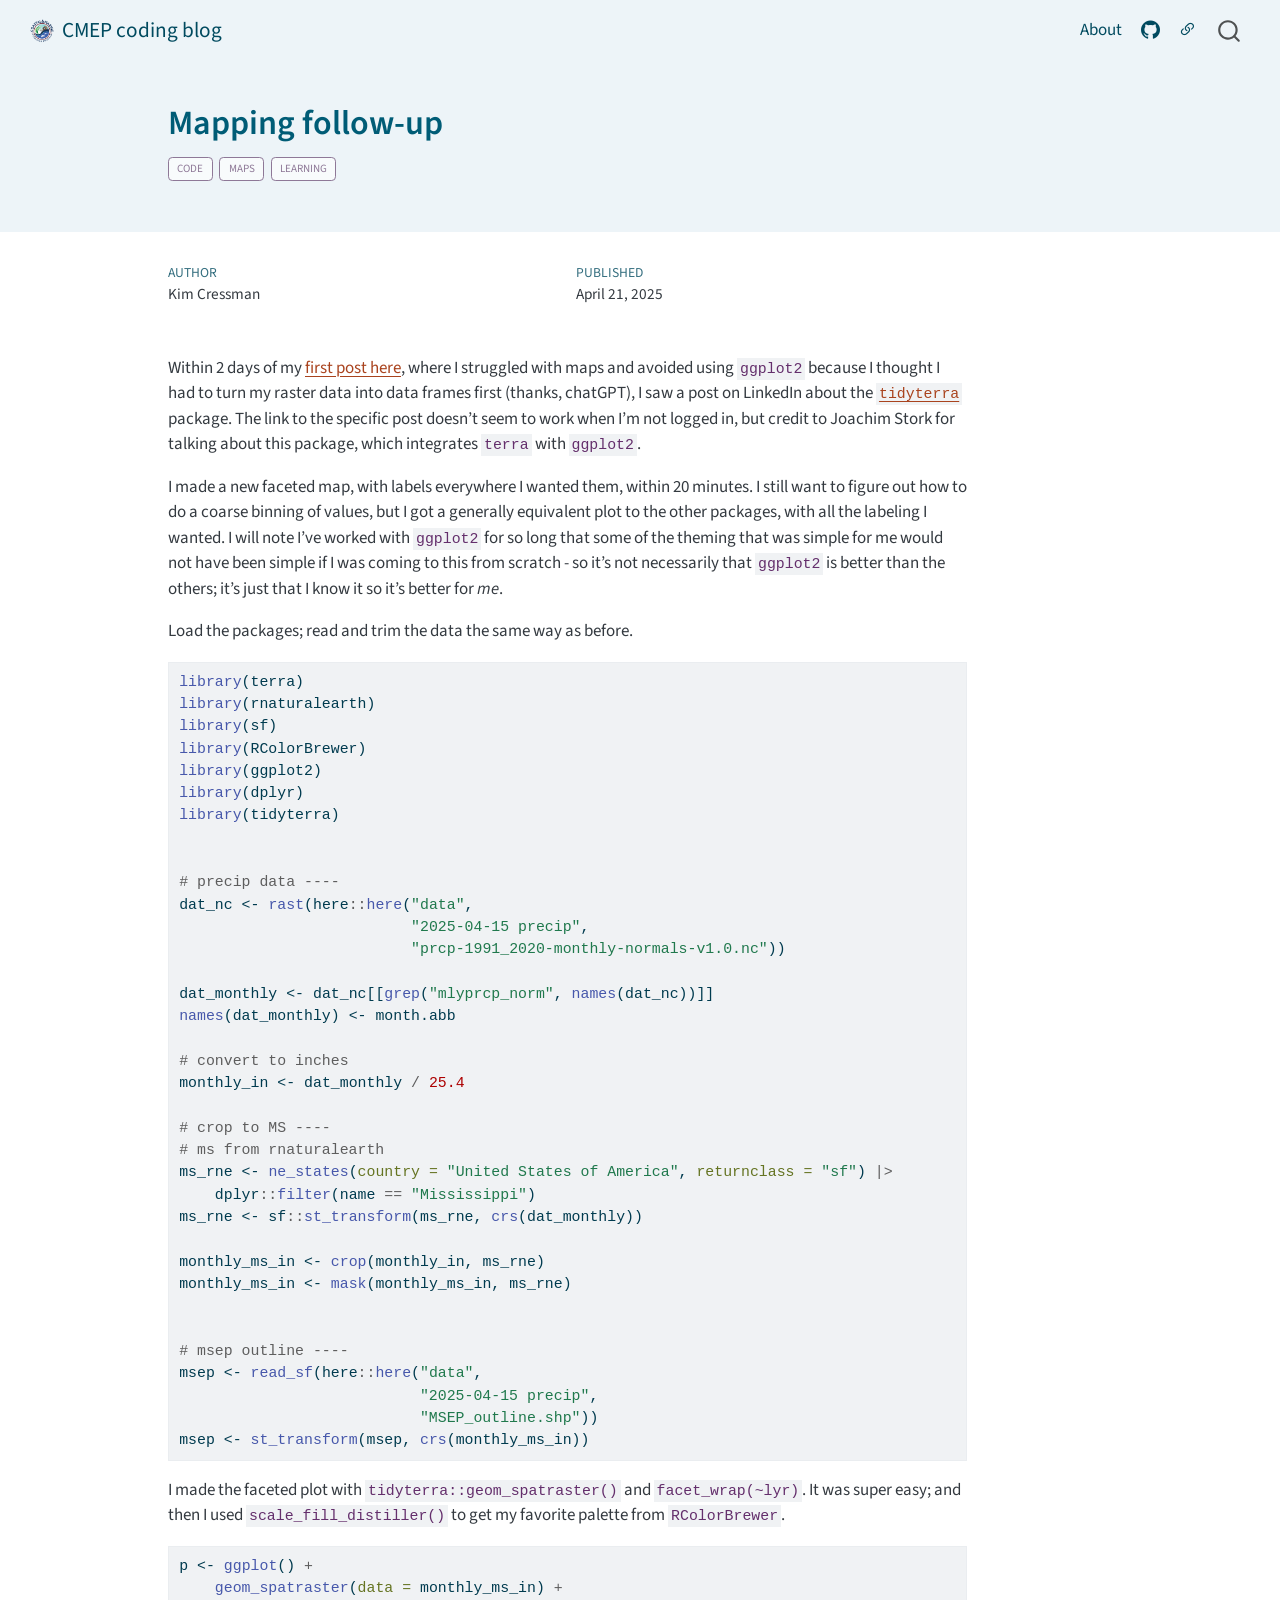
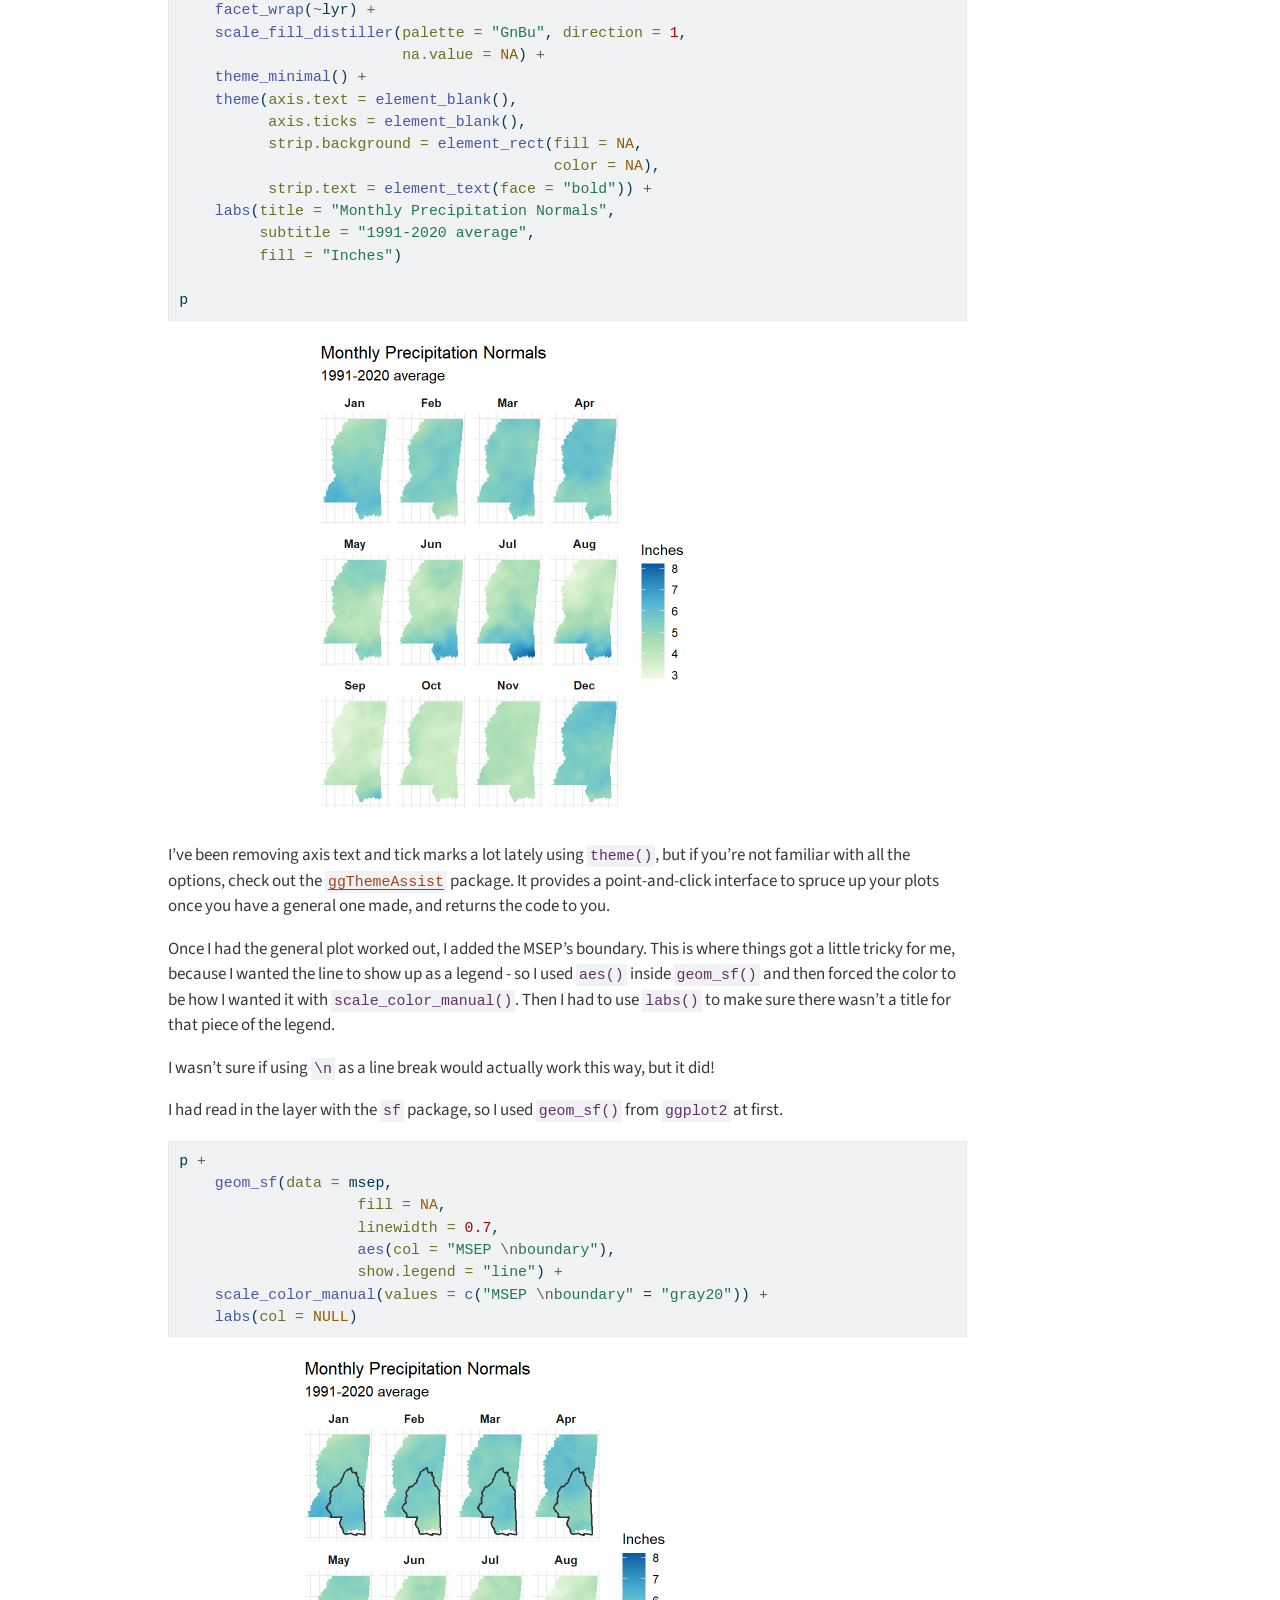
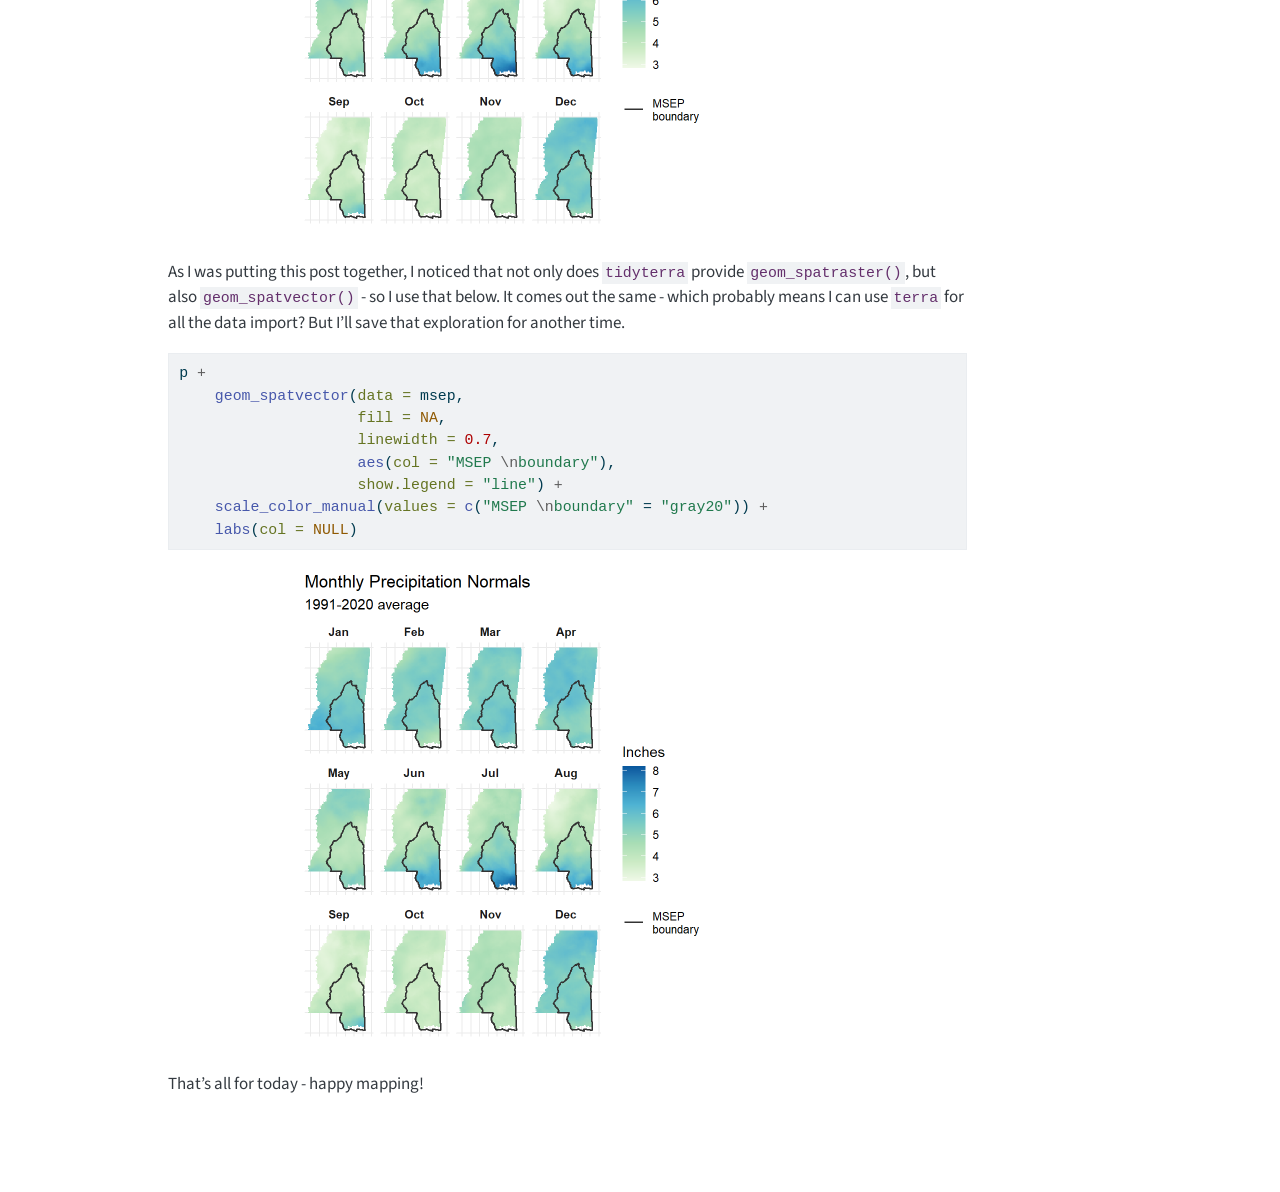
<file: docs/posts/2025-04-21_map_followup/index.html>
<!DOCTYPE html>
<html xmlns="http://www.w3.org/1999/xhtml" lang="en" xml:lang="en"><head>

<meta charset="utf-8">
<meta name="generator" content="quarto-1.8.27">

<meta name="viewport" content="width=device-width, initial-scale=1.0, user-scalable=yes">

<meta name="author" content="Kim Cressman">
<meta name="dcterms.date" content="2025-04-21">

<title>Mapping follow-up – CMEP coding blog</title>
<style>
code{white-space: pre-wrap;}
span.smallcaps{font-variant: small-caps;}
div.columns{display: flex; gap: min(4vw, 1.5em);}
div.column{flex: auto; overflow-x: auto;}
div.hanging-indent{margin-left: 1.5em; text-indent: -1.5em;}
ul.task-list{list-style: none;}
ul.task-list li input[type="checkbox"] {
  width: 0.8em;
  margin: 0 0.8em 0.2em -1em; /* quarto-specific, see https://github.com/quarto-dev/quarto-cli/issues/4556 */ 
  vertical-align: middle;
}
/* CSS for syntax highlighting */
html { -webkit-text-size-adjust: 100%; }
pre > code.sourceCode { white-space: pre; position: relative; }
pre > code.sourceCode > span { display: inline-block; line-height: 1.25; }
pre > code.sourceCode > span:empty { height: 1.2em; }
.sourceCode { overflow: visible; }
code.sourceCode > span { color: inherit; text-decoration: inherit; }
div.sourceCode { margin: 1em 0; }
pre.sourceCode { margin: 0; }
@media screen {
div.sourceCode { overflow: auto; }
}
@media print {
pre > code.sourceCode { white-space: pre-wrap; }
pre > code.sourceCode > span { text-indent: -5em; padding-left: 5em; }
}
pre.numberSource code
  { counter-reset: source-line 0; }
pre.numberSource code > span
  { position: relative; left: -4em; counter-increment: source-line; }
pre.numberSource code > span > a:first-child::before
  { content: counter(source-line);
    position: relative; left: -1em; text-align: right; vertical-align: baseline;
    border: none; display: inline-block;
    -webkit-touch-callout: none; -webkit-user-select: none;
    -khtml-user-select: none; -moz-user-select: none;
    -ms-user-select: none; user-select: none;
    padding: 0 4px; width: 4em;
  }
pre.numberSource { margin-left: 3em;  padding-left: 4px; }
div.sourceCode
  {   }
@media screen {
pre > code.sourceCode > span > a:first-child::before { text-decoration: underline; }
}
</style>


<script src="../../site_libs/quarto-nav/quarto-nav.js"></script>
<script src="../../site_libs/quarto-nav/headroom.min.js"></script>
<script src="../../site_libs/clipboard/clipboard.min.js"></script>
<script src="../../site_libs/quarto-search/autocomplete.umd.js"></script>
<script src="../../site_libs/quarto-search/fuse.min.js"></script>
<script src="../../site_libs/quarto-search/quarto-search.js"></script>
<meta name="quarto:offset" content="../../">
<script src="../../site_libs/quarto-html/quarto.js" type="module"></script>
<script src="../../site_libs/quarto-html/tabsets/tabsets.js" type="module"></script>
<script src="../../site_libs/quarto-html/axe/axe-check.js" type="module"></script>
<script src="../../site_libs/quarto-html/popper.min.js"></script>
<script src="../../site_libs/quarto-html/tippy.umd.min.js"></script>
<script src="../../site_libs/quarto-html/anchor.min.js"></script>
<link href="../../site_libs/quarto-html/tippy.css" rel="stylesheet">
<link href="../../site_libs/quarto-html/quarto-syntax-highlighting-ed96de9b727972fe78a7b5d16c58bf87.css" rel="stylesheet" class="quarto-color-scheme" id="quarto-text-highlighting-styles">
<link href="../../site_libs/quarto-html/quarto-syntax-highlighting-dark-4d9afe2b8d18ee9fa5d0d57b5ed4214d.css" rel="stylesheet" class="quarto-color-scheme quarto-color-alternate" id="quarto-text-highlighting-styles">
<link href="../../site_libs/quarto-html/quarto-syntax-highlighting-ed96de9b727972fe78a7b5d16c58bf87.css" rel="stylesheet" class="quarto-color-scheme-extra" id="quarto-text-highlighting-styles">
<script src="../../site_libs/bootstrap/bootstrap.min.js"></script>
<link href="../../site_libs/bootstrap/bootstrap-icons.css" rel="stylesheet">
<link href="../../site_libs/bootstrap/bootstrap-07309103fc41ae408ce0e99b7879c196.min.css" rel="stylesheet" append-hash="true" class="quarto-color-scheme" id="quarto-bootstrap" data-mode="light">
<link href="../../site_libs/bootstrap/bootstrap-dark-6e5ae9e6160fad9d48a950882975cd53.min.css" rel="stylesheet" append-hash="true" class="quarto-color-scheme quarto-color-alternate" id="quarto-bootstrap" data-mode="light">
<link href="../../site_libs/bootstrap/bootstrap-07309103fc41ae408ce0e99b7879c196.min.css" rel="stylesheet" append-hash="true" class="quarto-color-scheme-extra" id="quarto-bootstrap" data-mode="light">
<script id="quarto-search-options" type="application/json">{
  "location": "navbar",
  "copy-button": false,
  "collapse-after": 3,
  "panel-placement": "end",
  "type": "overlay",
  "limit": 50,
  "keyboard-shortcut": [
    "f",
    "/",
    "s"
  ],
  "show-item-context": false,
  "language": {
    "search-no-results-text": "No results",
    "search-matching-documents-text": "matching documents",
    "search-copy-link-title": "Copy link to search",
    "search-hide-matches-text": "Hide additional matches",
    "search-more-match-text": "more match in this document",
    "search-more-matches-text": "more matches in this document",
    "search-clear-button-title": "Clear",
    "search-text-placeholder": "",
    "search-detached-cancel-button-title": "Cancel",
    "search-submit-button-title": "Submit",
    "search-label": "Search"
  }
}</script>
<script async="" src="https://www.googletagmanager.com/gtag/js?id=G-X30W97QBGW"></script>

<script type="text/javascript">

window.dataLayer = window.dataLayer || [];
function gtag(){dataLayer.push(arguments);}
gtag('js', new Date());
gtag('config', 'G-X30W97QBGW', { 'anonymize_ip': true});
</script>


</head>

<body class="nav-fixed quarto-light">

<div id="quarto-search-results"></div>
  <header id="quarto-header" class="headroom fixed-top quarto-banner">
    <nav class="navbar navbar-expand-lg " data-bs-theme="dark">
      <div class="navbar-container container-fluid">
      <div class="navbar-brand-container mx-auto">
    <a href="../../index.html" class="navbar-brand navbar-brand-logo">
    <img src="../../cmep_logo_circle.png" alt="" class="navbar-logo light-content">
    <img src="../../cmep_logo_circle.png" alt="" class="navbar-logo dark-content">
    </a>
    <a class="navbar-brand" href="../../index.html">
    <span class="navbar-title">CMEP coding blog</span>
    </a>
  </div>
            <div id="quarto-search" class="" title="Search"></div>
          <button class="navbar-toggler" type="button" data-bs-toggle="collapse" data-bs-target="#navbarCollapse" aria-controls="navbarCollapse" role="menu" aria-expanded="false" aria-label="Toggle navigation" onclick="if (window.quartoToggleHeadroom) { window.quartoToggleHeadroom(); }">
  <span class="navbar-toggler-icon"></span>
</button>
          <div class="collapse navbar-collapse" id="navbarCollapse">
            <ul class="navbar-nav navbar-nav-scroll ms-auto">
  <li class="nav-item">
    <a class="nav-link" href="../../about.html"> 
<span class="menu-text">About</span></a>
  </li>  
  <li class="nav-item compact">
    <a class="nav-link" href="https://github.com/cmep-ms"> <i class="bi bi-github" role="img">
</i> 
<span class="menu-text"></span></a>
  </li>  
  <li class="nav-item compact">
    <a class="nav-link" href="http://extension.msstate.edu/crec-coastal-marine-ext-program"> <i class="bi bi-link-45deg" role="img">
</i> 
<span class="menu-text"></span></a>
  </li>  
</ul>
          </div> <!-- /navcollapse -->
            <div class="quarto-navbar-tools">
</div>
      </div> <!-- /container-fluid -->
    </nav>
</header>
<!-- content -->
<header id="title-block-header" class="quarto-title-block default page-columns page-full">
  <div class="quarto-title-banner page-columns page-full">
    <div class="quarto-title column-body">
      <h1 class="title">Mapping follow-up</h1>
                                <div class="quarto-categories">
                <div class="quarto-category">code</div>
                <div class="quarto-category">maps</div>
                <div class="quarto-category">learning</div>
              </div>
                  </div>
  </div>
    
  
  <div class="quarto-title-meta">

      <div>
      <div class="quarto-title-meta-heading">Author</div>
      <div class="quarto-title-meta-contents">
               <p>Kim Cressman </p>
            </div>
    </div>
      
      <div>
      <div class="quarto-title-meta-heading">Published</div>
      <div class="quarto-title-meta-contents">
        <p class="date">April 21, 2025</p>
      </div>
    </div>
    
      
    </div>
    
  
  </header><div id="quarto-content" class="quarto-container page-columns page-rows-contents page-layout-article page-navbar">
<!-- sidebar -->
<!-- margin-sidebar -->
    <div id="quarto-margin-sidebar" class="sidebar margin-sidebar zindex-bottom">
        
    </div>
<!-- main -->
<main class="content quarto-banner-title-block" id="quarto-document-content">





<p>Within 2 days of my <a href="https://cmep-ms.github.io/blog/posts/2025-04-15%20Maps/">first post here</a>, where I struggled with maps and avoided using <code>ggplot2</code> because I thought I had to turn my raster data into data frames first (thanks, chatGPT), I saw a post on LinkedIn about the <a href="https://dieghernan.github.io/tidyterra/"><code>tidyterra</code></a> package. The link to the specific post doesn’t seem to work when I’m not logged in, but credit to Joachim Stork for talking about this package, which integrates <code>terra</code> with <code>ggplot2</code>.</p>
<p>I made a new faceted map, with labels everywhere I wanted them, within 20 minutes. I still want to figure out how to do a coarse binning of values, but I got a generally equivalent plot to the other packages, with all the labeling I wanted. I will note I’ve worked with <code>ggplot2</code> for so long that some of the theming that was simple for me would not have been simple if I was coming to this from scratch - so it’s not necessarily that <code>ggplot2</code> is better than the others; it’s just that I know it so it’s better for <em>me</em>.</p>
<p>Load the packages; read and trim the data the same way as before.</p>
<div class="cell">
<div class="code-copy-outer-scaffold"><div class="sourceCode cell-code" id="cb1"><pre class="sourceCode r code-with-copy"><code class="sourceCode r"><span id="cb1-1"><a href="#cb1-1" aria-hidden="true" tabindex="-1"></a><span class="fu">library</span>(terra)</span>
<span id="cb1-2"><a href="#cb1-2" aria-hidden="true" tabindex="-1"></a><span class="fu">library</span>(rnaturalearth)</span>
<span id="cb1-3"><a href="#cb1-3" aria-hidden="true" tabindex="-1"></a><span class="fu">library</span>(sf)</span>
<span id="cb1-4"><a href="#cb1-4" aria-hidden="true" tabindex="-1"></a><span class="fu">library</span>(RColorBrewer)</span>
<span id="cb1-5"><a href="#cb1-5" aria-hidden="true" tabindex="-1"></a><span class="fu">library</span>(ggplot2)</span>
<span id="cb1-6"><a href="#cb1-6" aria-hidden="true" tabindex="-1"></a><span class="fu">library</span>(dplyr)</span>
<span id="cb1-7"><a href="#cb1-7" aria-hidden="true" tabindex="-1"></a><span class="fu">library</span>(tidyterra)</span>
<span id="cb1-8"><a href="#cb1-8" aria-hidden="true" tabindex="-1"></a></span>
<span id="cb1-9"><a href="#cb1-9" aria-hidden="true" tabindex="-1"></a></span>
<span id="cb1-10"><a href="#cb1-10" aria-hidden="true" tabindex="-1"></a><span class="co"># precip data ----</span></span>
<span id="cb1-11"><a href="#cb1-11" aria-hidden="true" tabindex="-1"></a>dat_nc <span class="ot">&lt;-</span> <span class="fu">rast</span>(here<span class="sc">::</span><span class="fu">here</span>(<span class="st">"data"</span>,</span>
<span id="cb1-12"><a href="#cb1-12" aria-hidden="true" tabindex="-1"></a>                          <span class="st">"2025-04-15 precip"</span>,</span>
<span id="cb1-13"><a href="#cb1-13" aria-hidden="true" tabindex="-1"></a>                          <span class="st">"prcp-1991_2020-monthly-normals-v1.0.nc"</span>))</span>
<span id="cb1-14"><a href="#cb1-14" aria-hidden="true" tabindex="-1"></a></span>
<span id="cb1-15"><a href="#cb1-15" aria-hidden="true" tabindex="-1"></a>dat_monthly <span class="ot">&lt;-</span> dat_nc[[<span class="fu">grep</span>(<span class="st">"mlyprcp_norm"</span>, <span class="fu">names</span>(dat_nc))]]</span>
<span id="cb1-16"><a href="#cb1-16" aria-hidden="true" tabindex="-1"></a><span class="fu">names</span>(dat_monthly) <span class="ot">&lt;-</span> month.abb</span>
<span id="cb1-17"><a href="#cb1-17" aria-hidden="true" tabindex="-1"></a></span>
<span id="cb1-18"><a href="#cb1-18" aria-hidden="true" tabindex="-1"></a><span class="co"># convert to inches</span></span>
<span id="cb1-19"><a href="#cb1-19" aria-hidden="true" tabindex="-1"></a>monthly_in <span class="ot">&lt;-</span> dat_monthly <span class="sc">/</span> <span class="fl">25.4</span></span>
<span id="cb1-20"><a href="#cb1-20" aria-hidden="true" tabindex="-1"></a></span>
<span id="cb1-21"><a href="#cb1-21" aria-hidden="true" tabindex="-1"></a><span class="co"># crop to MS ----</span></span>
<span id="cb1-22"><a href="#cb1-22" aria-hidden="true" tabindex="-1"></a><span class="co"># ms from rnaturalearth</span></span>
<span id="cb1-23"><a href="#cb1-23" aria-hidden="true" tabindex="-1"></a>ms_rne <span class="ot">&lt;-</span> <span class="fu">ne_states</span>(<span class="at">country =</span> <span class="st">"United States of America"</span>, <span class="at">returnclass =</span> <span class="st">"sf"</span>) <span class="sc">|&gt;</span> </span>
<span id="cb1-24"><a href="#cb1-24" aria-hidden="true" tabindex="-1"></a>    dplyr<span class="sc">::</span><span class="fu">filter</span>(name <span class="sc">==</span> <span class="st">"Mississippi"</span>)</span>
<span id="cb1-25"><a href="#cb1-25" aria-hidden="true" tabindex="-1"></a>ms_rne <span class="ot">&lt;-</span> sf<span class="sc">::</span><span class="fu">st_transform</span>(ms_rne, <span class="fu">crs</span>(dat_monthly))</span>
<span id="cb1-26"><a href="#cb1-26" aria-hidden="true" tabindex="-1"></a></span>
<span id="cb1-27"><a href="#cb1-27" aria-hidden="true" tabindex="-1"></a>monthly_ms_in <span class="ot">&lt;-</span> <span class="fu">crop</span>(monthly_in, ms_rne)</span>
<span id="cb1-28"><a href="#cb1-28" aria-hidden="true" tabindex="-1"></a>monthly_ms_in <span class="ot">&lt;-</span> <span class="fu">mask</span>(monthly_ms_in, ms_rne)</span>
<span id="cb1-29"><a href="#cb1-29" aria-hidden="true" tabindex="-1"></a></span>
<span id="cb1-30"><a href="#cb1-30" aria-hidden="true" tabindex="-1"></a></span>
<span id="cb1-31"><a href="#cb1-31" aria-hidden="true" tabindex="-1"></a><span class="co"># msep outline ----</span></span>
<span id="cb1-32"><a href="#cb1-32" aria-hidden="true" tabindex="-1"></a>msep <span class="ot">&lt;-</span> <span class="fu">read_sf</span>(here<span class="sc">::</span><span class="fu">here</span>(<span class="st">"data"</span>,</span>
<span id="cb1-33"><a href="#cb1-33" aria-hidden="true" tabindex="-1"></a>                           <span class="st">"2025-04-15 precip"</span>,</span>
<span id="cb1-34"><a href="#cb1-34" aria-hidden="true" tabindex="-1"></a>                           <span class="st">"MSEP_outline.shp"</span>))</span>
<span id="cb1-35"><a href="#cb1-35" aria-hidden="true" tabindex="-1"></a>msep <span class="ot">&lt;-</span> <span class="fu">st_transform</span>(msep, <span class="fu">crs</span>(monthly_ms_in))</span></code></pre></div><button title="Copy to Clipboard" class="code-copy-button"><i class="bi"></i></button></div>
</div>
<p>I made the faceted plot with <code>tidyterra::geom_spatraster()</code> and <code>facet_wrap(~lyr)</code>. It was super easy; and then I used <code>scale_fill_distiller()</code> to get my favorite palette from <code>RColorBrewer</code>.</p>
<div class="cell">
<div class="code-copy-outer-scaffold"><div class="sourceCode cell-code" id="cb2"><pre class="sourceCode r code-with-copy"><code class="sourceCode r"><span id="cb2-1"><a href="#cb2-1" aria-hidden="true" tabindex="-1"></a>p <span class="ot">&lt;-</span> <span class="fu">ggplot</span>() <span class="sc">+</span></span>
<span id="cb2-2"><a href="#cb2-2" aria-hidden="true" tabindex="-1"></a>    <span class="fu">geom_spatraster</span>(<span class="at">data =</span> monthly_ms_in) <span class="sc">+</span></span>
<span id="cb2-3"><a href="#cb2-3" aria-hidden="true" tabindex="-1"></a>    <span class="fu">facet_wrap</span>(<span class="sc">~</span>lyr) <span class="sc">+</span></span>
<span id="cb2-4"><a href="#cb2-4" aria-hidden="true" tabindex="-1"></a>    <span class="fu">scale_fill_distiller</span>(<span class="at">palette =</span> <span class="st">"GnBu"</span>, <span class="at">direction =</span> <span class="dv">1</span>,</span>
<span id="cb2-5"><a href="#cb2-5" aria-hidden="true" tabindex="-1"></a>                         <span class="at">na.value =</span> <span class="cn">NA</span>) <span class="sc">+</span></span>
<span id="cb2-6"><a href="#cb2-6" aria-hidden="true" tabindex="-1"></a>    <span class="fu">theme_minimal</span>() <span class="sc">+</span></span>
<span id="cb2-7"><a href="#cb2-7" aria-hidden="true" tabindex="-1"></a>    <span class="fu">theme</span>(<span class="at">axis.text =</span> <span class="fu">element_blank</span>(),</span>
<span id="cb2-8"><a href="#cb2-8" aria-hidden="true" tabindex="-1"></a>          <span class="at">axis.ticks =</span> <span class="fu">element_blank</span>(),</span>
<span id="cb2-9"><a href="#cb2-9" aria-hidden="true" tabindex="-1"></a>          <span class="at">strip.background =</span> <span class="fu">element_rect</span>(<span class="at">fill =</span> <span class="cn">NA</span>,</span>
<span id="cb2-10"><a href="#cb2-10" aria-hidden="true" tabindex="-1"></a>                                          <span class="at">color =</span> <span class="cn">NA</span>),</span>
<span id="cb2-11"><a href="#cb2-11" aria-hidden="true" tabindex="-1"></a>          <span class="at">strip.text =</span> <span class="fu">element_text</span>(<span class="at">face =</span> <span class="st">"bold"</span>)) <span class="sc">+</span></span>
<span id="cb2-12"><a href="#cb2-12" aria-hidden="true" tabindex="-1"></a>    <span class="fu">labs</span>(<span class="at">title =</span> <span class="st">"Monthly Precipitation Normals"</span>,</span>
<span id="cb2-13"><a href="#cb2-13" aria-hidden="true" tabindex="-1"></a>         <span class="at">subtitle =</span> <span class="st">"1991-2020 average"</span>,</span>
<span id="cb2-14"><a href="#cb2-14" aria-hidden="true" tabindex="-1"></a>         <span class="at">fill =</span> <span class="st">"Inches"</span>)</span>
<span id="cb2-15"><a href="#cb2-15" aria-hidden="true" tabindex="-1"></a></span>
<span id="cb2-16"><a href="#cb2-16" aria-hidden="true" tabindex="-1"></a>p</span></code></pre></div><button title="Copy to Clipboard" class="code-copy-button"><i class="bi"></i></button></div>
<div class="cell-output-display">
<div>
<figure class="figure">
<p><img src="index_files/figure-html/unnamed-chunk-2-1.png" class="img-fluid figure-img" width="672"></p>
</figure>
</div>
</div>
</div>
<p>I’ve been removing axis text and tick marks a lot lately using <code>theme()</code>, but if you’re not familiar with all the options, check out the <a href="https://github.com/calligross/ggthemeassist"><code>ggThemeAssist</code></a> package. It provides a point-and-click interface to spruce up your plots once you have a general one made, and returns the code to you.</p>
<p>Once I had the general plot worked out, I added the MSEP’s boundary. This is where things got a little tricky for me, because I wanted the line to show up as a legend - so I used <code>aes()</code> inside <code>geom_sf()</code> and then forced the color to be how I wanted it with <code>scale_color_manual()</code>. Then I had to use <code>labs()</code> to make sure there wasn’t a title for that piece of the legend.</p>
<p>I wasn’t sure if using <code>\n</code> as a line break would actually work this way, but it did!</p>
<p>I had read in the layer with the <code>sf</code> package, so I used <code>geom_sf()</code> from <code>ggplot2</code> at first.</p>
<div class="cell">
<div class="code-copy-outer-scaffold"><div class="sourceCode cell-code" id="cb3"><pre class="sourceCode r code-with-copy"><code class="sourceCode r"><span id="cb3-1"><a href="#cb3-1" aria-hidden="true" tabindex="-1"></a>p <span class="sc">+</span></span>
<span id="cb3-2"><a href="#cb3-2" aria-hidden="true" tabindex="-1"></a>    <span class="fu">geom_sf</span>(<span class="at">data =</span> msep,</span>
<span id="cb3-3"><a href="#cb3-3" aria-hidden="true" tabindex="-1"></a>                    <span class="at">fill =</span> <span class="cn">NA</span>,</span>
<span id="cb3-4"><a href="#cb3-4" aria-hidden="true" tabindex="-1"></a>                    <span class="at">linewidth =</span> <span class="fl">0.7</span>,</span>
<span id="cb3-5"><a href="#cb3-5" aria-hidden="true" tabindex="-1"></a>                    <span class="fu">aes</span>(<span class="at">col =</span> <span class="st">"MSEP </span><span class="sc">\n</span><span class="st">boundary"</span>),</span>
<span id="cb3-6"><a href="#cb3-6" aria-hidden="true" tabindex="-1"></a>                    <span class="at">show.legend =</span> <span class="st">"line"</span>) <span class="sc">+</span></span>
<span id="cb3-7"><a href="#cb3-7" aria-hidden="true" tabindex="-1"></a>    <span class="fu">scale_color_manual</span>(<span class="at">values =</span> <span class="fu">c</span>(<span class="st">"MSEP </span><span class="sc">\n</span><span class="st">boundary"</span> <span class="ot">=</span> <span class="st">"gray20"</span>)) <span class="sc">+</span></span>
<span id="cb3-8"><a href="#cb3-8" aria-hidden="true" tabindex="-1"></a>    <span class="fu">labs</span>(<span class="at">col =</span> <span class="cn">NULL</span>)</span></code></pre></div><button title="Copy to Clipboard" class="code-copy-button"><i class="bi"></i></button></div>
<div class="cell-output-display">
<div>
<figure class="figure">
<p><img src="index_files/figure-html/unnamed-chunk-3-1.png" class="img-fluid figure-img" width="672"></p>
</figure>
</div>
</div>
</div>
<p>As I was putting this post together, I noticed that not only does <code>tidyterra</code> provide <code>geom_spatraster()</code>, but also <code>geom_spatvector()</code> - so I use that below. It comes out the same - which probably means I can use <code>terra</code> for all the data import? But I’ll save that exploration for another time.</p>
<div class="cell">
<div class="code-copy-outer-scaffold"><div class="sourceCode cell-code" id="cb4"><pre class="sourceCode r code-with-copy"><code class="sourceCode r"><span id="cb4-1"><a href="#cb4-1" aria-hidden="true" tabindex="-1"></a>p <span class="sc">+</span></span>
<span id="cb4-2"><a href="#cb4-2" aria-hidden="true" tabindex="-1"></a>    <span class="fu">geom_spatvector</span>(<span class="at">data =</span> msep,</span>
<span id="cb4-3"><a href="#cb4-3" aria-hidden="true" tabindex="-1"></a>                    <span class="at">fill =</span> <span class="cn">NA</span>,</span>
<span id="cb4-4"><a href="#cb4-4" aria-hidden="true" tabindex="-1"></a>                    <span class="at">linewidth =</span> <span class="fl">0.7</span>,</span>
<span id="cb4-5"><a href="#cb4-5" aria-hidden="true" tabindex="-1"></a>                    <span class="fu">aes</span>(<span class="at">col =</span> <span class="st">"MSEP </span><span class="sc">\n</span><span class="st">boundary"</span>),</span>
<span id="cb4-6"><a href="#cb4-6" aria-hidden="true" tabindex="-1"></a>                    <span class="at">show.legend =</span> <span class="st">"line"</span>) <span class="sc">+</span></span>
<span id="cb4-7"><a href="#cb4-7" aria-hidden="true" tabindex="-1"></a>    <span class="fu">scale_color_manual</span>(<span class="at">values =</span> <span class="fu">c</span>(<span class="st">"MSEP </span><span class="sc">\n</span><span class="st">boundary"</span> <span class="ot">=</span> <span class="st">"gray20"</span>)) <span class="sc">+</span></span>
<span id="cb4-8"><a href="#cb4-8" aria-hidden="true" tabindex="-1"></a>    <span class="fu">labs</span>(<span class="at">col =</span> <span class="cn">NULL</span>)</span></code></pre></div><button title="Copy to Clipboard" class="code-copy-button"><i class="bi"></i></button></div>
<div class="cell-output-display">
<div>
<figure class="figure">
<p><img src="index_files/figure-html/unnamed-chunk-4-1.png" class="img-fluid figure-img" width="672"></p>
</figure>
</div>
</div>
</div>
<p>That’s all for today - happy mapping!</p>



</main> <!-- /main -->
<script id="quarto-html-after-body" type="application/javascript">
  window.document.addEventListener("DOMContentLoaded", function (event) {
    const icon = "";
    const anchorJS = new window.AnchorJS();
    anchorJS.options = {
      placement: 'right',
      icon: icon
    };
    anchorJS.add('.anchored');
    const isCodeAnnotation = (el) => {
      for (const clz of el.classList) {
        if (clz.startsWith('code-annotation-')) {                     
          return true;
        }
      }
      return false;
    }
    const onCopySuccess = function(e) {
      // button target
      const button = e.trigger;
      // don't keep focus
      button.blur();
      // flash "checked"
      button.classList.add('code-copy-button-checked');
      var currentTitle = button.getAttribute("title");
      button.setAttribute("title", "Copied!");
      let tooltip;
      if (window.bootstrap) {
        button.setAttribute("data-bs-toggle", "tooltip");
        button.setAttribute("data-bs-placement", "left");
        button.setAttribute("data-bs-title", "Copied!");
        tooltip = new bootstrap.Tooltip(button, 
          { trigger: "manual", 
            customClass: "code-copy-button-tooltip",
            offset: [0, -8]});
        tooltip.show();    
      }
      setTimeout(function() {
        if (tooltip) {
          tooltip.hide();
          button.removeAttribute("data-bs-title");
          button.removeAttribute("data-bs-toggle");
          button.removeAttribute("data-bs-placement");
        }
        button.setAttribute("title", currentTitle);
        button.classList.remove('code-copy-button-checked');
      }, 1000);
      // clear code selection
      e.clearSelection();
    }
    const getTextToCopy = function(trigger) {
      const outerScaffold = trigger.parentElement.cloneNode(true);
      const codeEl = outerScaffold.querySelector('code');
      for (const childEl of codeEl.children) {
        if (isCodeAnnotation(childEl)) {
          childEl.remove();
        }
      }
      return codeEl.innerText;
    }
    const clipboard = new window.ClipboardJS('.code-copy-button:not([data-in-quarto-modal])', {
      text: getTextToCopy
    });
    clipboard.on('success', onCopySuccess);
    if (window.document.getElementById('quarto-embedded-source-code-modal')) {
      const clipboardModal = new window.ClipboardJS('.code-copy-button[data-in-quarto-modal]', {
        text: getTextToCopy,
        container: window.document.getElementById('quarto-embedded-source-code-modal')
      });
      clipboardModal.on('success', onCopySuccess);
    }
      var localhostRegex = new RegExp(/^(?:http|https):\/\/localhost\:?[0-9]*\//);
      var mailtoRegex = new RegExp(/^mailto:/);
        var filterRegex = new RegExp('/' + window.location.host + '/');
      var isInternal = (href) => {
          return filterRegex.test(href) || localhostRegex.test(href) || mailtoRegex.test(href);
      }
      // Inspect non-navigation links and adorn them if external
     var links = window.document.querySelectorAll('a[href]:not(.nav-link):not(.navbar-brand):not(.toc-action):not(.sidebar-link):not(.sidebar-item-toggle):not(.pagination-link):not(.no-external):not([aria-hidden]):not(.dropdown-item):not(.quarto-navigation-tool):not(.about-link)');
      for (var i=0; i<links.length; i++) {
        const link = links[i];
        if (!isInternal(link.href)) {
          // undo the damage that might have been done by quarto-nav.js in the case of
          // links that we want to consider external
          if (link.dataset.originalHref !== undefined) {
            link.href = link.dataset.originalHref;
          }
        }
      }
    function tippyHover(el, contentFn, onTriggerFn, onUntriggerFn) {
      const config = {
        allowHTML: true,
        maxWidth: 500,
        delay: 100,
        arrow: false,
        appendTo: function(el) {
            return el.parentElement;
        },
        interactive: true,
        interactiveBorder: 10,
        theme: 'quarto',
        placement: 'bottom-start',
      };
      if (contentFn) {
        config.content = contentFn;
      }
      if (onTriggerFn) {
        config.onTrigger = onTriggerFn;
      }
      if (onUntriggerFn) {
        config.onUntrigger = onUntriggerFn;
      }
      window.tippy(el, config); 
    }
    const noterefs = window.document.querySelectorAll('a[role="doc-noteref"]');
    for (var i=0; i<noterefs.length; i++) {
      const ref = noterefs[i];
      tippyHover(ref, function() {
        // use id or data attribute instead here
        let href = ref.getAttribute('data-footnote-href') || ref.getAttribute('href');
        try { href = new URL(href).hash; } catch {}
        const id = href.replace(/^#\/?/, "");
        const note = window.document.getElementById(id);
        if (note) {
          return note.innerHTML;
        } else {
          return "";
        }
      });
    }
    const xrefs = window.document.querySelectorAll('a.quarto-xref');
    const processXRef = (id, note) => {
      // Strip column container classes
      const stripColumnClz = (el) => {
        el.classList.remove("page-full", "page-columns");
        if (el.children) {
          for (const child of el.children) {
            stripColumnClz(child);
          }
        }
      }
      stripColumnClz(note)
      if (id === null || id.startsWith('sec-')) {
        // Special case sections, only their first couple elements
        const container = document.createElement("div");
        if (note.children && note.children.length > 2) {
          container.appendChild(note.children[0].cloneNode(true));
          for (let i = 1; i < note.children.length; i++) {
            const child = note.children[i];
            if (child.tagName === "P" && child.innerText === "") {
              continue;
            } else {
              container.appendChild(child.cloneNode(true));
              break;
            }
          }
          if (window.Quarto?.typesetMath) {
            window.Quarto.typesetMath(container);
          }
          return container.innerHTML
        } else {
          if (window.Quarto?.typesetMath) {
            window.Quarto.typesetMath(note);
          }
          return note.innerHTML;
        }
      } else {
        // Remove any anchor links if they are present
        const anchorLink = note.querySelector('a.anchorjs-link');
        if (anchorLink) {
          anchorLink.remove();
        }
        if (window.Quarto?.typesetMath) {
          window.Quarto.typesetMath(note);
        }
        if (note.classList.contains("callout")) {
          return note.outerHTML;
        } else {
          return note.innerHTML;
        }
      }
    }
    for (var i=0; i<xrefs.length; i++) {
      const xref = xrefs[i];
      tippyHover(xref, undefined, function(instance) {
        instance.disable();
        let url = xref.getAttribute('href');
        let hash = undefined; 
        if (url.startsWith('#')) {
          hash = url;
        } else {
          try { hash = new URL(url).hash; } catch {}
        }
        if (hash) {
          const id = hash.replace(/^#\/?/, "");
          const note = window.document.getElementById(id);
          if (note !== null) {
            try {
              const html = processXRef(id, note.cloneNode(true));
              instance.setContent(html);
            } finally {
              instance.enable();
              instance.show();
            }
          } else {
            // See if we can fetch this
            fetch(url.split('#')[0])
            .then(res => res.text())
            .then(html => {
              const parser = new DOMParser();
              const htmlDoc = parser.parseFromString(html, "text/html");
              const note = htmlDoc.getElementById(id);
              if (note !== null) {
                const html = processXRef(id, note);
                instance.setContent(html);
              } 
            }).finally(() => {
              instance.enable();
              instance.show();
            });
          }
        } else {
          // See if we can fetch a full url (with no hash to target)
          // This is a special case and we should probably do some content thinning / targeting
          fetch(url)
          .then(res => res.text())
          .then(html => {
            const parser = new DOMParser();
            const htmlDoc = parser.parseFromString(html, "text/html");
            const note = htmlDoc.querySelector('main.content');
            if (note !== null) {
              // This should only happen for chapter cross references
              // (since there is no id in the URL)
              // remove the first header
              if (note.children.length > 0 && note.children[0].tagName === "HEADER") {
                note.children[0].remove();
              }
              const html = processXRef(null, note);
              instance.setContent(html);
            } 
          }).finally(() => {
            instance.enable();
            instance.show();
          });
        }
      }, function(instance) {
      });
    }
        let selectedAnnoteEl;
        const selectorForAnnotation = ( cell, annotation) => {
          let cellAttr = 'data-code-cell="' + cell + '"';
          let lineAttr = 'data-code-annotation="' +  annotation + '"';
          const selector = 'span[' + cellAttr + '][' + lineAttr + ']';
          return selector;
        }
        const selectCodeLines = (annoteEl) => {
          const doc = window.document;
          const targetCell = annoteEl.getAttribute("data-target-cell");
          const targetAnnotation = annoteEl.getAttribute("data-target-annotation");
          const annoteSpan = window.document.querySelector(selectorForAnnotation(targetCell, targetAnnotation));
          const lines = annoteSpan.getAttribute("data-code-lines").split(",");
          const lineIds = lines.map((line) => {
            return targetCell + "-" + line;
          })
          let top = null;
          let height = null;
          let parent = null;
          if (lineIds.length > 0) {
              //compute the position of the single el (top and bottom and make a div)
              const el = window.document.getElementById(lineIds[0]);
              top = el.offsetTop;
              height = el.offsetHeight;
              parent = el.parentElement.parentElement;
            if (lineIds.length > 1) {
              const lastEl = window.document.getElementById(lineIds[lineIds.length - 1]);
              const bottom = lastEl.offsetTop + lastEl.offsetHeight;
              height = bottom - top;
            }
            if (top !== null && height !== null && parent !== null) {
              // cook up a div (if necessary) and position it 
              let div = window.document.getElementById("code-annotation-line-highlight");
              if (div === null) {
                div = window.document.createElement("div");
                div.setAttribute("id", "code-annotation-line-highlight");
                div.style.position = 'absolute';
                parent.appendChild(div);
              }
              div.style.top = top - 2 + "px";
              div.style.height = height + 4 + "px";
              div.style.left = 0;
              let gutterDiv = window.document.getElementById("code-annotation-line-highlight-gutter");
              if (gutterDiv === null) {
                gutterDiv = window.document.createElement("div");
                gutterDiv.setAttribute("id", "code-annotation-line-highlight-gutter");
                gutterDiv.style.position = 'absolute';
                const codeCell = window.document.getElementById(targetCell);
                const gutter = codeCell.querySelector('.code-annotation-gutter');
                gutter.appendChild(gutterDiv);
              }
              gutterDiv.style.top = top - 2 + "px";
              gutterDiv.style.height = height + 4 + "px";
            }
            selectedAnnoteEl = annoteEl;
          }
        };
        const unselectCodeLines = () => {
          const elementsIds = ["code-annotation-line-highlight", "code-annotation-line-highlight-gutter"];
          elementsIds.forEach((elId) => {
            const div = window.document.getElementById(elId);
            if (div) {
              div.remove();
            }
          });
          selectedAnnoteEl = undefined;
        };
          // Handle positioning of the toggle
      window.addEventListener(
        "resize",
        throttle(() => {
          elRect = undefined;
          if (selectedAnnoteEl) {
            selectCodeLines(selectedAnnoteEl);
          }
        }, 10)
      );
      function throttle(fn, ms) {
      let throttle = false;
      let timer;
        return (...args) => {
          if(!throttle) { // first call gets through
              fn.apply(this, args);
              throttle = true;
          } else { // all the others get throttled
              if(timer) clearTimeout(timer); // cancel #2
              timer = setTimeout(() => {
                fn.apply(this, args);
                timer = throttle = false;
              }, ms);
          }
        };
      }
        // Attach click handler to the DT
        const annoteDls = window.document.querySelectorAll('dt[data-target-cell]');
        for (const annoteDlNode of annoteDls) {
          annoteDlNode.addEventListener('click', (event) => {
            const clickedEl = event.target;
            if (clickedEl !== selectedAnnoteEl) {
              unselectCodeLines();
              const activeEl = window.document.querySelector('dt[data-target-cell].code-annotation-active');
              if (activeEl) {
                activeEl.classList.remove('code-annotation-active');
              }
              selectCodeLines(clickedEl);
              clickedEl.classList.add('code-annotation-active');
            } else {
              // Unselect the line
              unselectCodeLines();
              clickedEl.classList.remove('code-annotation-active');
            }
          });
        }
    const findCites = (el) => {
      const parentEl = el.parentElement;
      if (parentEl) {
        const cites = parentEl.dataset.cites;
        if (cites) {
          return {
            el,
            cites: cites.split(' ')
          };
        } else {
          return findCites(el.parentElement)
        }
      } else {
        return undefined;
      }
    };
    var bibliorefs = window.document.querySelectorAll('a[role="doc-biblioref"]');
    for (var i=0; i<bibliorefs.length; i++) {
      const ref = bibliorefs[i];
      const citeInfo = findCites(ref);
      if (citeInfo) {
        tippyHover(citeInfo.el, function() {
          var popup = window.document.createElement('div');
          citeInfo.cites.forEach(function(cite) {
            var citeDiv = window.document.createElement('div');
            citeDiv.classList.add('hanging-indent');
            citeDiv.classList.add('csl-entry');
            var biblioDiv = window.document.getElementById('ref-' + cite);
            if (biblioDiv) {
              citeDiv.innerHTML = biblioDiv.innerHTML;
            }
            popup.appendChild(citeDiv);
          });
          return popup.innerHTML;
        });
      }
    }
  });
  </script>
</div> <!-- /content -->




</body></html>
</file>
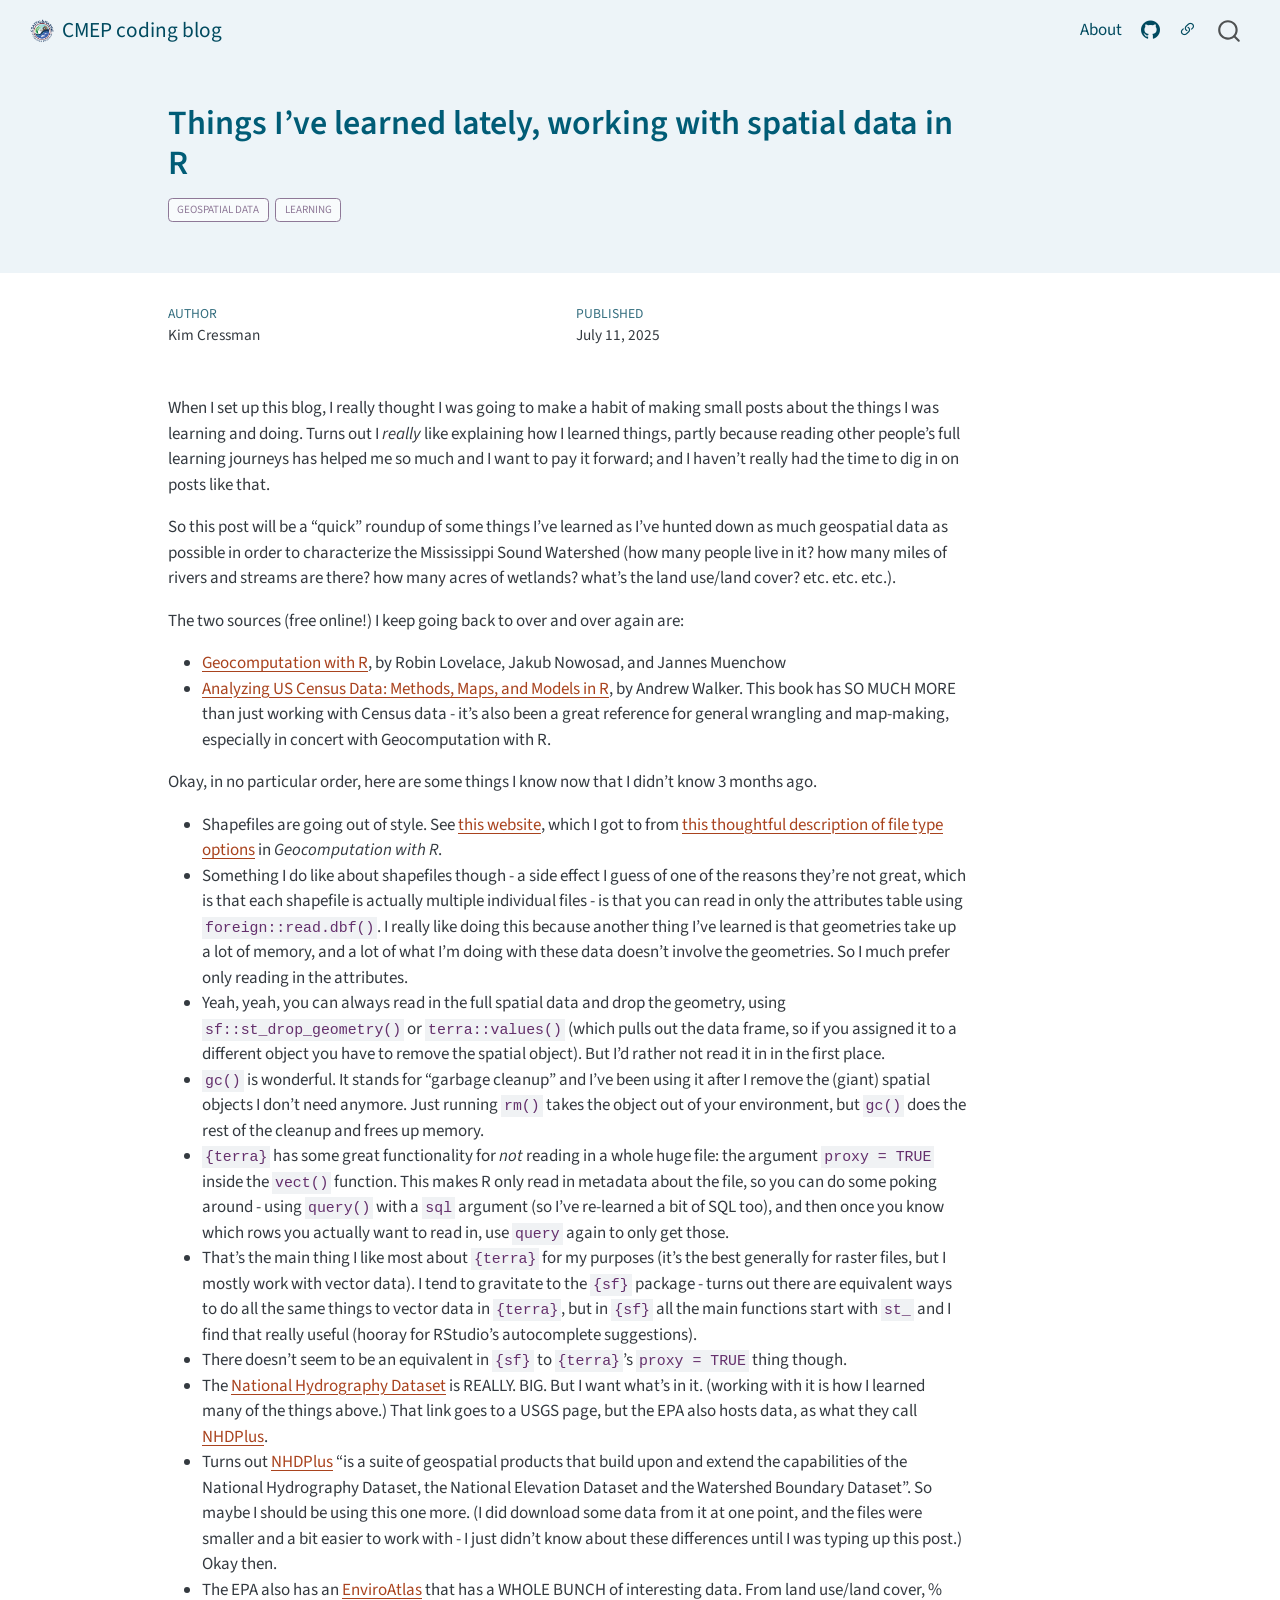
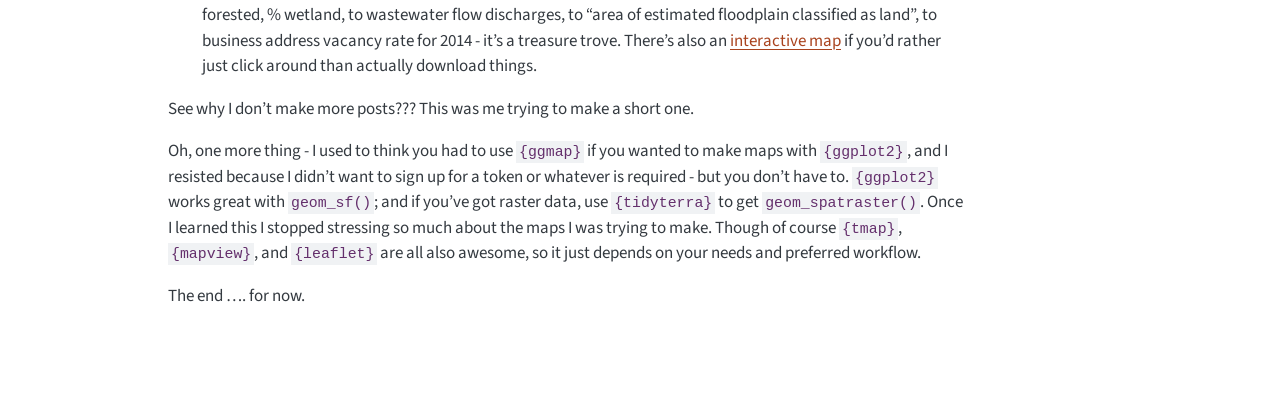
<file: docs/posts/2025-07-11_spatial_learning/index.html>
<!DOCTYPE html>
<html xmlns="http://www.w3.org/1999/xhtml" lang="en" xml:lang="en"><head>

<meta charset="utf-8">
<meta name="generator" content="quarto-1.8.27">

<meta name="viewport" content="width=device-width, initial-scale=1.0, user-scalable=yes">

<meta name="author" content="Kim Cressman">
<meta name="dcterms.date" content="2025-07-11">

<title>Things I’ve learned lately, working with spatial data in R – CMEP coding blog</title>
<style>
code{white-space: pre-wrap;}
span.smallcaps{font-variant: small-caps;}
div.columns{display: flex; gap: min(4vw, 1.5em);}
div.column{flex: auto; overflow-x: auto;}
div.hanging-indent{margin-left: 1.5em; text-indent: -1.5em;}
ul.task-list{list-style: none;}
ul.task-list li input[type="checkbox"] {
  width: 0.8em;
  margin: 0 0.8em 0.2em -1em; /* quarto-specific, see https://github.com/quarto-dev/quarto-cli/issues/4556 */ 
  vertical-align: middle;
}
</style>


<script src="../../site_libs/quarto-nav/quarto-nav.js"></script>
<script src="../../site_libs/quarto-nav/headroom.min.js"></script>
<script src="../../site_libs/clipboard/clipboard.min.js"></script>
<script src="../../site_libs/quarto-search/autocomplete.umd.js"></script>
<script src="../../site_libs/quarto-search/fuse.min.js"></script>
<script src="../../site_libs/quarto-search/quarto-search.js"></script>
<meta name="quarto:offset" content="../../">
<script src="../../site_libs/quarto-html/quarto.js" type="module"></script>
<script src="../../site_libs/quarto-html/tabsets/tabsets.js" type="module"></script>
<script src="../../site_libs/quarto-html/axe/axe-check.js" type="module"></script>
<script src="../../site_libs/quarto-html/popper.min.js"></script>
<script src="../../site_libs/quarto-html/tippy.umd.min.js"></script>
<script src="../../site_libs/quarto-html/anchor.min.js"></script>
<link href="../../site_libs/quarto-html/tippy.css" rel="stylesheet">
<link href="../../site_libs/quarto-html/quarto-syntax-highlighting-ed96de9b727972fe78a7b5d16c58bf87.css" rel="stylesheet" class="quarto-color-scheme" id="quarto-text-highlighting-styles">
<link href="../../site_libs/quarto-html/quarto-syntax-highlighting-dark-4d9afe2b8d18ee9fa5d0d57b5ed4214d.css" rel="stylesheet" class="quarto-color-scheme quarto-color-alternate" id="quarto-text-highlighting-styles">
<link href="../../site_libs/quarto-html/quarto-syntax-highlighting-ed96de9b727972fe78a7b5d16c58bf87.css" rel="stylesheet" class="quarto-color-scheme-extra" id="quarto-text-highlighting-styles">
<script src="../../site_libs/bootstrap/bootstrap.min.js"></script>
<link href="../../site_libs/bootstrap/bootstrap-icons.css" rel="stylesheet">
<link href="../../site_libs/bootstrap/bootstrap-07309103fc41ae408ce0e99b7879c196.min.css" rel="stylesheet" append-hash="true" class="quarto-color-scheme" id="quarto-bootstrap" data-mode="light">
<link href="../../site_libs/bootstrap/bootstrap-dark-6e5ae9e6160fad9d48a950882975cd53.min.css" rel="stylesheet" append-hash="true" class="quarto-color-scheme quarto-color-alternate" id="quarto-bootstrap" data-mode="light">
<link href="../../site_libs/bootstrap/bootstrap-07309103fc41ae408ce0e99b7879c196.min.css" rel="stylesheet" append-hash="true" class="quarto-color-scheme-extra" id="quarto-bootstrap" data-mode="light">
<script id="quarto-search-options" type="application/json">{
  "location": "navbar",
  "copy-button": false,
  "collapse-after": 3,
  "panel-placement": "end",
  "type": "overlay",
  "limit": 50,
  "keyboard-shortcut": [
    "f",
    "/",
    "s"
  ],
  "show-item-context": false,
  "language": {
    "search-no-results-text": "No results",
    "search-matching-documents-text": "matching documents",
    "search-copy-link-title": "Copy link to search",
    "search-hide-matches-text": "Hide additional matches",
    "search-more-match-text": "more match in this document",
    "search-more-matches-text": "more matches in this document",
    "search-clear-button-title": "Clear",
    "search-text-placeholder": "",
    "search-detached-cancel-button-title": "Cancel",
    "search-submit-button-title": "Submit",
    "search-label": "Search"
  }
}</script>
<script async="" src="https://www.googletagmanager.com/gtag/js?id=G-X30W97QBGW"></script>

<script type="text/javascript">

window.dataLayer = window.dataLayer || [];
function gtag(){dataLayer.push(arguments);}
gtag('js', new Date());
gtag('config', 'G-X30W97QBGW', { 'anonymize_ip': true});
</script>


</head>

<body class="nav-fixed quarto-light">

<div id="quarto-search-results"></div>
  <header id="quarto-header" class="headroom fixed-top quarto-banner">
    <nav class="navbar navbar-expand-lg " data-bs-theme="dark">
      <div class="navbar-container container-fluid">
      <div class="navbar-brand-container mx-auto">
    <a href="../../index.html" class="navbar-brand navbar-brand-logo">
    <img src="../../cmep_logo_circle.png" alt="" class="navbar-logo light-content">
    <img src="../../cmep_logo_circle.png" alt="" class="navbar-logo dark-content">
    </a>
    <a class="navbar-brand" href="../../index.html">
    <span class="navbar-title">CMEP coding blog</span>
    </a>
  </div>
            <div id="quarto-search" class="" title="Search"></div>
          <button class="navbar-toggler" type="button" data-bs-toggle="collapse" data-bs-target="#navbarCollapse" aria-controls="navbarCollapse" role="menu" aria-expanded="false" aria-label="Toggle navigation" onclick="if (window.quartoToggleHeadroom) { window.quartoToggleHeadroom(); }">
  <span class="navbar-toggler-icon"></span>
</button>
          <div class="collapse navbar-collapse" id="navbarCollapse">
            <ul class="navbar-nav navbar-nav-scroll ms-auto">
  <li class="nav-item">
    <a class="nav-link" href="../../about.html"> 
<span class="menu-text">About</span></a>
  </li>  
  <li class="nav-item compact">
    <a class="nav-link" href="https://github.com/cmep-ms"> <i class="bi bi-github" role="img">
</i> 
<span class="menu-text"></span></a>
  </li>  
  <li class="nav-item compact">
    <a class="nav-link" href="http://extension.msstate.edu/crec-coastal-marine-ext-program"> <i class="bi bi-link-45deg" role="img">
</i> 
<span class="menu-text"></span></a>
  </li>  
</ul>
          </div> <!-- /navcollapse -->
            <div class="quarto-navbar-tools">
</div>
      </div> <!-- /container-fluid -->
    </nav>
</header>
<!-- content -->
<header id="title-block-header" class="quarto-title-block default page-columns page-full">
  <div class="quarto-title-banner page-columns page-full">
    <div class="quarto-title column-body">
      <h1 class="title">Things I’ve learned lately, working with spatial data in R</h1>
                                <div class="quarto-categories">
                <div class="quarto-category">geospatial data</div>
                <div class="quarto-category">learning</div>
              </div>
                  </div>
  </div>
    
  
  <div class="quarto-title-meta">

      <div>
      <div class="quarto-title-meta-heading">Author</div>
      <div class="quarto-title-meta-contents">
               <p>Kim Cressman </p>
            </div>
    </div>
      
      <div>
      <div class="quarto-title-meta-heading">Published</div>
      <div class="quarto-title-meta-contents">
        <p class="date">July 11, 2025</p>
      </div>
    </div>
    
      
    </div>
    
  
  </header><div id="quarto-content" class="quarto-container page-columns page-rows-contents page-layout-article page-navbar">
<!-- sidebar -->
<!-- margin-sidebar -->
    <div id="quarto-margin-sidebar" class="sidebar margin-sidebar zindex-bottom">
        
    </div>
<!-- main -->
<main class="content quarto-banner-title-block" id="quarto-document-content">





<p>When I set up this blog, I really thought I was going to make a habit of making small posts about the things I was learning and doing. Turns out I <em>really</em> like explaining how I learned things, partly because reading other people’s full learning journeys has helped me so much and I want to pay it forward; and I haven’t really had the time to dig in on posts like that.</p>
<p>So this post will be a “quick” roundup of some things I’ve learned as I’ve hunted down as much geospatial data as possible in order to characterize the Mississippi Sound Watershed (how many people live in it? how many miles of rivers and streams are there? how many acres of wetlands? what’s the land use/land cover? etc. etc. etc.).</p>
<p>The two sources (free online!) I keep going back to over and over again are:</p>
<ul>
<li><a href="https://r.geocompx.org/">Geocomputation with R</a>, by Robin Lovelace, Jakub Nowosad, and Jannes Muenchow<br>
</li>
<li><a href="https://walker-data.com/census-r/index.html">Analyzing US Census Data: Methods, Maps, and Models in R</a>, by Andrew Walker. This book has SO MUCH MORE than just working with Census data - it’s also been a great reference for general wrangling and map-making, especially in concert with Geocomputation with R.</li>
</ul>
<p>Okay, in no particular order, here are some things I know now that I didn’t know 3 months ago.</p>
<ul>
<li>Shapefiles are going out of style. See <a href="http://switchfromshapefile.org/">this website</a>, which I got to from <a href="https://r.geocompx.org/read-write.html?q=shapefiles#file-formats">this thoughtful description of file type options</a> in <em>Geocomputation with R</em>.<br>
</li>
<li>Something I do like about shapefiles though - a side effect I guess of one of the reasons they’re not great, which is that each shapefile is actually multiple individual files - is that you can read in only the attributes table using <code>foreign::read.dbf()</code>. I really like doing this because another thing I’ve learned is that geometries take up a lot of memory, and a lot of what I’m doing with these data doesn’t involve the geometries. So I much prefer only reading in the attributes.<br>
</li>
<li>Yeah, yeah, you can always read in the full spatial data and drop the geometry, using <code>sf::st_drop_geometry()</code> or <code>terra::values()</code> (which pulls out the data frame, so if you assigned it to a different object you have to remove the spatial object). But I’d rather not read it in in the first place.<br>
</li>
<li><code>gc()</code> is wonderful. It stands for “garbage cleanup” and I’ve been using it after I remove the (giant) spatial objects I don’t need anymore. Just running <code>rm()</code> takes the object out of your environment, but <code>gc()</code> does the rest of the cleanup and frees up memory.<br>
</li>
<li><code>{terra}</code> has some great functionality for <em>not</em> reading in a whole huge file: the argument <code>proxy = TRUE</code> inside the <code>vect()</code> function. This makes R only read in metadata about the file, so you can do some poking around - using <code>query()</code> with a <code>sql</code> argument (so I’ve re-learned a bit of SQL too), and then once you know which rows you actually want to read in, use <code>query</code> again to only get those.<br>
</li>
<li>That’s the main thing I like most about <code>{terra}</code> for my purposes (it’s the best generally for raster files, but I mostly work with vector data). I tend to gravitate to the <code>{sf}</code> package - turns out there are equivalent ways to do all the same things to vector data in <code>{terra}</code>, but in <code>{sf}</code> all the main functions start with <code>st_</code> and I find that really useful (hooray for RStudio’s autocomplete suggestions).<br>
</li>
<li>There doesn’t seem to be an equivalent in <code>{sf}</code> to <code>{terra}</code>’s <code>proxy = TRUE</code> thing though.<br>
</li>
<li>The <a href="https://www.usgs.gov/national-hydrography/national-hydrography-dataset">National Hydrography Dataset</a> is REALLY. BIG. But I want what’s in it. (working with it is how I learned many of the things above.) That link goes to a USGS page, but the EPA also hosts data, as what they call <a href="https://www.epa.gov/waterdata/nhdplus-national-hydrography-dataset-plus">NHDPlus</a>.<br>
</li>
<li>Turns out <a href="https://www.epa.gov/waterdata/nhdplus-national-hydrography-dataset-plus">NHDPlus</a> “is a suite of geospatial products that build upon and extend the capabilities of the National Hydrography Dataset, the National Elevation Dataset and the Watershed Boundary Dataset”. So maybe I should be using this one more. (I did download some data from it at one point, and the files were smaller and a bit easier to work with - I just didn’t know about these differences until I was typing up this post.) Okay then.<br>
</li>
<li>The EPA also has an <a href="https://www.epa.gov/enviroatlas">EnviroAtlas</a> that has a WHOLE BUNCH of interesting data. From land use/land cover, % forested, % wetland, to wastewater flow discharges, to “area of estimated floodplain classified as land”, to business address vacancy rate for 2014 - it’s a treasure trove. There’s also an <a href="https://www.epa.gov/enviroatlas/enviroatlas-interactive-map">interactive map</a> if you’d rather just click around than actually download things.</li>
</ul>
<p>See why I don’t make more posts??? This was me trying to make a short one.</p>
<p>Oh, one more thing - I used to think you had to use <code>{ggmap}</code> if you wanted to make maps with <code>{ggplot2}</code>, and I resisted because I didn’t want to sign up for a token or whatever is required - but you don’t have to. <code>{ggplot2}</code> works great with <code>geom_sf()</code>; and if you’ve got raster data, use <code>{tidyterra}</code> to get <code>geom_spatraster()</code>. Once I learned this I stopped stressing so much about the maps I was trying to make. Though of course <code>{tmap}</code>, <code>{mapview}</code>, and <code>{leaflet}</code> are all also awesome, so it just depends on your needs and preferred workflow.</p>
<p>The end …. for now.</p>



</main> <!-- /main -->
<script id="quarto-html-after-body" type="application/javascript">
  window.document.addEventListener("DOMContentLoaded", function (event) {
    const icon = "";
    const anchorJS = new window.AnchorJS();
    anchorJS.options = {
      placement: 'right',
      icon: icon
    };
    anchorJS.add('.anchored');
    const isCodeAnnotation = (el) => {
      for (const clz of el.classList) {
        if (clz.startsWith('code-annotation-')) {                     
          return true;
        }
      }
      return false;
    }
    const onCopySuccess = function(e) {
      // button target
      const button = e.trigger;
      // don't keep focus
      button.blur();
      // flash "checked"
      button.classList.add('code-copy-button-checked');
      var currentTitle = button.getAttribute("title");
      button.setAttribute("title", "Copied!");
      let tooltip;
      if (window.bootstrap) {
        button.setAttribute("data-bs-toggle", "tooltip");
        button.setAttribute("data-bs-placement", "left");
        button.setAttribute("data-bs-title", "Copied!");
        tooltip = new bootstrap.Tooltip(button, 
          { trigger: "manual", 
            customClass: "code-copy-button-tooltip",
            offset: [0, -8]});
        tooltip.show();    
      }
      setTimeout(function() {
        if (tooltip) {
          tooltip.hide();
          button.removeAttribute("data-bs-title");
          button.removeAttribute("data-bs-toggle");
          button.removeAttribute("data-bs-placement");
        }
        button.setAttribute("title", currentTitle);
        button.classList.remove('code-copy-button-checked');
      }, 1000);
      // clear code selection
      e.clearSelection();
    }
    const getTextToCopy = function(trigger) {
      const outerScaffold = trigger.parentElement.cloneNode(true);
      const codeEl = outerScaffold.querySelector('code');
      for (const childEl of codeEl.children) {
        if (isCodeAnnotation(childEl)) {
          childEl.remove();
        }
      }
      return codeEl.innerText;
    }
    const clipboard = new window.ClipboardJS('.code-copy-button:not([data-in-quarto-modal])', {
      text: getTextToCopy
    });
    clipboard.on('success', onCopySuccess);
    if (window.document.getElementById('quarto-embedded-source-code-modal')) {
      const clipboardModal = new window.ClipboardJS('.code-copy-button[data-in-quarto-modal]', {
        text: getTextToCopy,
        container: window.document.getElementById('quarto-embedded-source-code-modal')
      });
      clipboardModal.on('success', onCopySuccess);
    }
      var localhostRegex = new RegExp(/^(?:http|https):\/\/localhost\:?[0-9]*\//);
      var mailtoRegex = new RegExp(/^mailto:/);
        var filterRegex = new RegExp('/' + window.location.host + '/');
      var isInternal = (href) => {
          return filterRegex.test(href) || localhostRegex.test(href) || mailtoRegex.test(href);
      }
      // Inspect non-navigation links and adorn them if external
     var links = window.document.querySelectorAll('a[href]:not(.nav-link):not(.navbar-brand):not(.toc-action):not(.sidebar-link):not(.sidebar-item-toggle):not(.pagination-link):not(.no-external):not([aria-hidden]):not(.dropdown-item):not(.quarto-navigation-tool):not(.about-link)');
      for (var i=0; i<links.length; i++) {
        const link = links[i];
        if (!isInternal(link.href)) {
          // undo the damage that might have been done by quarto-nav.js in the case of
          // links that we want to consider external
          if (link.dataset.originalHref !== undefined) {
            link.href = link.dataset.originalHref;
          }
        }
      }
    function tippyHover(el, contentFn, onTriggerFn, onUntriggerFn) {
      const config = {
        allowHTML: true,
        maxWidth: 500,
        delay: 100,
        arrow: false,
        appendTo: function(el) {
            return el.parentElement;
        },
        interactive: true,
        interactiveBorder: 10,
        theme: 'quarto',
        placement: 'bottom-start',
      };
      if (contentFn) {
        config.content = contentFn;
      }
      if (onTriggerFn) {
        config.onTrigger = onTriggerFn;
      }
      if (onUntriggerFn) {
        config.onUntrigger = onUntriggerFn;
      }
      window.tippy(el, config); 
    }
    const noterefs = window.document.querySelectorAll('a[role="doc-noteref"]');
    for (var i=0; i<noterefs.length; i++) {
      const ref = noterefs[i];
      tippyHover(ref, function() {
        // use id or data attribute instead here
        let href = ref.getAttribute('data-footnote-href') || ref.getAttribute('href');
        try { href = new URL(href).hash; } catch {}
        const id = href.replace(/^#\/?/, "");
        const note = window.document.getElementById(id);
        if (note) {
          return note.innerHTML;
        } else {
          return "";
        }
      });
    }
    const xrefs = window.document.querySelectorAll('a.quarto-xref');
    const processXRef = (id, note) => {
      // Strip column container classes
      const stripColumnClz = (el) => {
        el.classList.remove("page-full", "page-columns");
        if (el.children) {
          for (const child of el.children) {
            stripColumnClz(child);
          }
        }
      }
      stripColumnClz(note)
      if (id === null || id.startsWith('sec-')) {
        // Special case sections, only their first couple elements
        const container = document.createElement("div");
        if (note.children && note.children.length > 2) {
          container.appendChild(note.children[0].cloneNode(true));
          for (let i = 1; i < note.children.length; i++) {
            const child = note.children[i];
            if (child.tagName === "P" && child.innerText === "") {
              continue;
            } else {
              container.appendChild(child.cloneNode(true));
              break;
            }
          }
          if (window.Quarto?.typesetMath) {
            window.Quarto.typesetMath(container);
          }
          return container.innerHTML
        } else {
          if (window.Quarto?.typesetMath) {
            window.Quarto.typesetMath(note);
          }
          return note.innerHTML;
        }
      } else {
        // Remove any anchor links if they are present
        const anchorLink = note.querySelector('a.anchorjs-link');
        if (anchorLink) {
          anchorLink.remove();
        }
        if (window.Quarto?.typesetMath) {
          window.Quarto.typesetMath(note);
        }
        if (note.classList.contains("callout")) {
          return note.outerHTML;
        } else {
          return note.innerHTML;
        }
      }
    }
    for (var i=0; i<xrefs.length; i++) {
      const xref = xrefs[i];
      tippyHover(xref, undefined, function(instance) {
        instance.disable();
        let url = xref.getAttribute('href');
        let hash = undefined; 
        if (url.startsWith('#')) {
          hash = url;
        } else {
          try { hash = new URL(url).hash; } catch {}
        }
        if (hash) {
          const id = hash.replace(/^#\/?/, "");
          const note = window.document.getElementById(id);
          if (note !== null) {
            try {
              const html = processXRef(id, note.cloneNode(true));
              instance.setContent(html);
            } finally {
              instance.enable();
              instance.show();
            }
          } else {
            // See if we can fetch this
            fetch(url.split('#')[0])
            .then(res => res.text())
            .then(html => {
              const parser = new DOMParser();
              const htmlDoc = parser.parseFromString(html, "text/html");
              const note = htmlDoc.getElementById(id);
              if (note !== null) {
                const html = processXRef(id, note);
                instance.setContent(html);
              } 
            }).finally(() => {
              instance.enable();
              instance.show();
            });
          }
        } else {
          // See if we can fetch a full url (with no hash to target)
          // This is a special case and we should probably do some content thinning / targeting
          fetch(url)
          .then(res => res.text())
          .then(html => {
            const parser = new DOMParser();
            const htmlDoc = parser.parseFromString(html, "text/html");
            const note = htmlDoc.querySelector('main.content');
            if (note !== null) {
              // This should only happen for chapter cross references
              // (since there is no id in the URL)
              // remove the first header
              if (note.children.length > 0 && note.children[0].tagName === "HEADER") {
                note.children[0].remove();
              }
              const html = processXRef(null, note);
              instance.setContent(html);
            } 
          }).finally(() => {
            instance.enable();
            instance.show();
          });
        }
      }, function(instance) {
      });
    }
        let selectedAnnoteEl;
        const selectorForAnnotation = ( cell, annotation) => {
          let cellAttr = 'data-code-cell="' + cell + '"';
          let lineAttr = 'data-code-annotation="' +  annotation + '"';
          const selector = 'span[' + cellAttr + '][' + lineAttr + ']';
          return selector;
        }
        const selectCodeLines = (annoteEl) => {
          const doc = window.document;
          const targetCell = annoteEl.getAttribute("data-target-cell");
          const targetAnnotation = annoteEl.getAttribute("data-target-annotation");
          const annoteSpan = window.document.querySelector(selectorForAnnotation(targetCell, targetAnnotation));
          const lines = annoteSpan.getAttribute("data-code-lines").split(",");
          const lineIds = lines.map((line) => {
            return targetCell + "-" + line;
          })
          let top = null;
          let height = null;
          let parent = null;
          if (lineIds.length > 0) {
              //compute the position of the single el (top and bottom and make a div)
              const el = window.document.getElementById(lineIds[0]);
              top = el.offsetTop;
              height = el.offsetHeight;
              parent = el.parentElement.parentElement;
            if (lineIds.length > 1) {
              const lastEl = window.document.getElementById(lineIds[lineIds.length - 1]);
              const bottom = lastEl.offsetTop + lastEl.offsetHeight;
              height = bottom - top;
            }
            if (top !== null && height !== null && parent !== null) {
              // cook up a div (if necessary) and position it 
              let div = window.document.getElementById("code-annotation-line-highlight");
              if (div === null) {
                div = window.document.createElement("div");
                div.setAttribute("id", "code-annotation-line-highlight");
                div.style.position = 'absolute';
                parent.appendChild(div);
              }
              div.style.top = top - 2 + "px";
              div.style.height = height + 4 + "px";
              div.style.left = 0;
              let gutterDiv = window.document.getElementById("code-annotation-line-highlight-gutter");
              if (gutterDiv === null) {
                gutterDiv = window.document.createElement("div");
                gutterDiv.setAttribute("id", "code-annotation-line-highlight-gutter");
                gutterDiv.style.position = 'absolute';
                const codeCell = window.document.getElementById(targetCell);
                const gutter = codeCell.querySelector('.code-annotation-gutter');
                gutter.appendChild(gutterDiv);
              }
              gutterDiv.style.top = top - 2 + "px";
              gutterDiv.style.height = height + 4 + "px";
            }
            selectedAnnoteEl = annoteEl;
          }
        };
        const unselectCodeLines = () => {
          const elementsIds = ["code-annotation-line-highlight", "code-annotation-line-highlight-gutter"];
          elementsIds.forEach((elId) => {
            const div = window.document.getElementById(elId);
            if (div) {
              div.remove();
            }
          });
          selectedAnnoteEl = undefined;
        };
          // Handle positioning of the toggle
      window.addEventListener(
        "resize",
        throttle(() => {
          elRect = undefined;
          if (selectedAnnoteEl) {
            selectCodeLines(selectedAnnoteEl);
          }
        }, 10)
      );
      function throttle(fn, ms) {
      let throttle = false;
      let timer;
        return (...args) => {
          if(!throttle) { // first call gets through
              fn.apply(this, args);
              throttle = true;
          } else { // all the others get throttled
              if(timer) clearTimeout(timer); // cancel #2
              timer = setTimeout(() => {
                fn.apply(this, args);
                timer = throttle = false;
              }, ms);
          }
        };
      }
        // Attach click handler to the DT
        const annoteDls = window.document.querySelectorAll('dt[data-target-cell]');
        for (const annoteDlNode of annoteDls) {
          annoteDlNode.addEventListener('click', (event) => {
            const clickedEl = event.target;
            if (clickedEl !== selectedAnnoteEl) {
              unselectCodeLines();
              const activeEl = window.document.querySelector('dt[data-target-cell].code-annotation-active');
              if (activeEl) {
                activeEl.classList.remove('code-annotation-active');
              }
              selectCodeLines(clickedEl);
              clickedEl.classList.add('code-annotation-active');
            } else {
              // Unselect the line
              unselectCodeLines();
              clickedEl.classList.remove('code-annotation-active');
            }
          });
        }
    const findCites = (el) => {
      const parentEl = el.parentElement;
      if (parentEl) {
        const cites = parentEl.dataset.cites;
        if (cites) {
          return {
            el,
            cites: cites.split(' ')
          };
        } else {
          return findCites(el.parentElement)
        }
      } else {
        return undefined;
      }
    };
    var bibliorefs = window.document.querySelectorAll('a[role="doc-biblioref"]');
    for (var i=0; i<bibliorefs.length; i++) {
      const ref = bibliorefs[i];
      const citeInfo = findCites(ref);
      if (citeInfo) {
        tippyHover(citeInfo.el, function() {
          var popup = window.document.createElement('div');
          citeInfo.cites.forEach(function(cite) {
            var citeDiv = window.document.createElement('div');
            citeDiv.classList.add('hanging-indent');
            citeDiv.classList.add('csl-entry');
            var biblioDiv = window.document.getElementById('ref-' + cite);
            if (biblioDiv) {
              citeDiv.innerHTML = biblioDiv.innerHTML;
            }
            popup.appendChild(citeDiv);
          });
          return popup.innerHTML;
        });
      }
    }
  });
  </script>
</div> <!-- /content -->




</body></html>
</file>
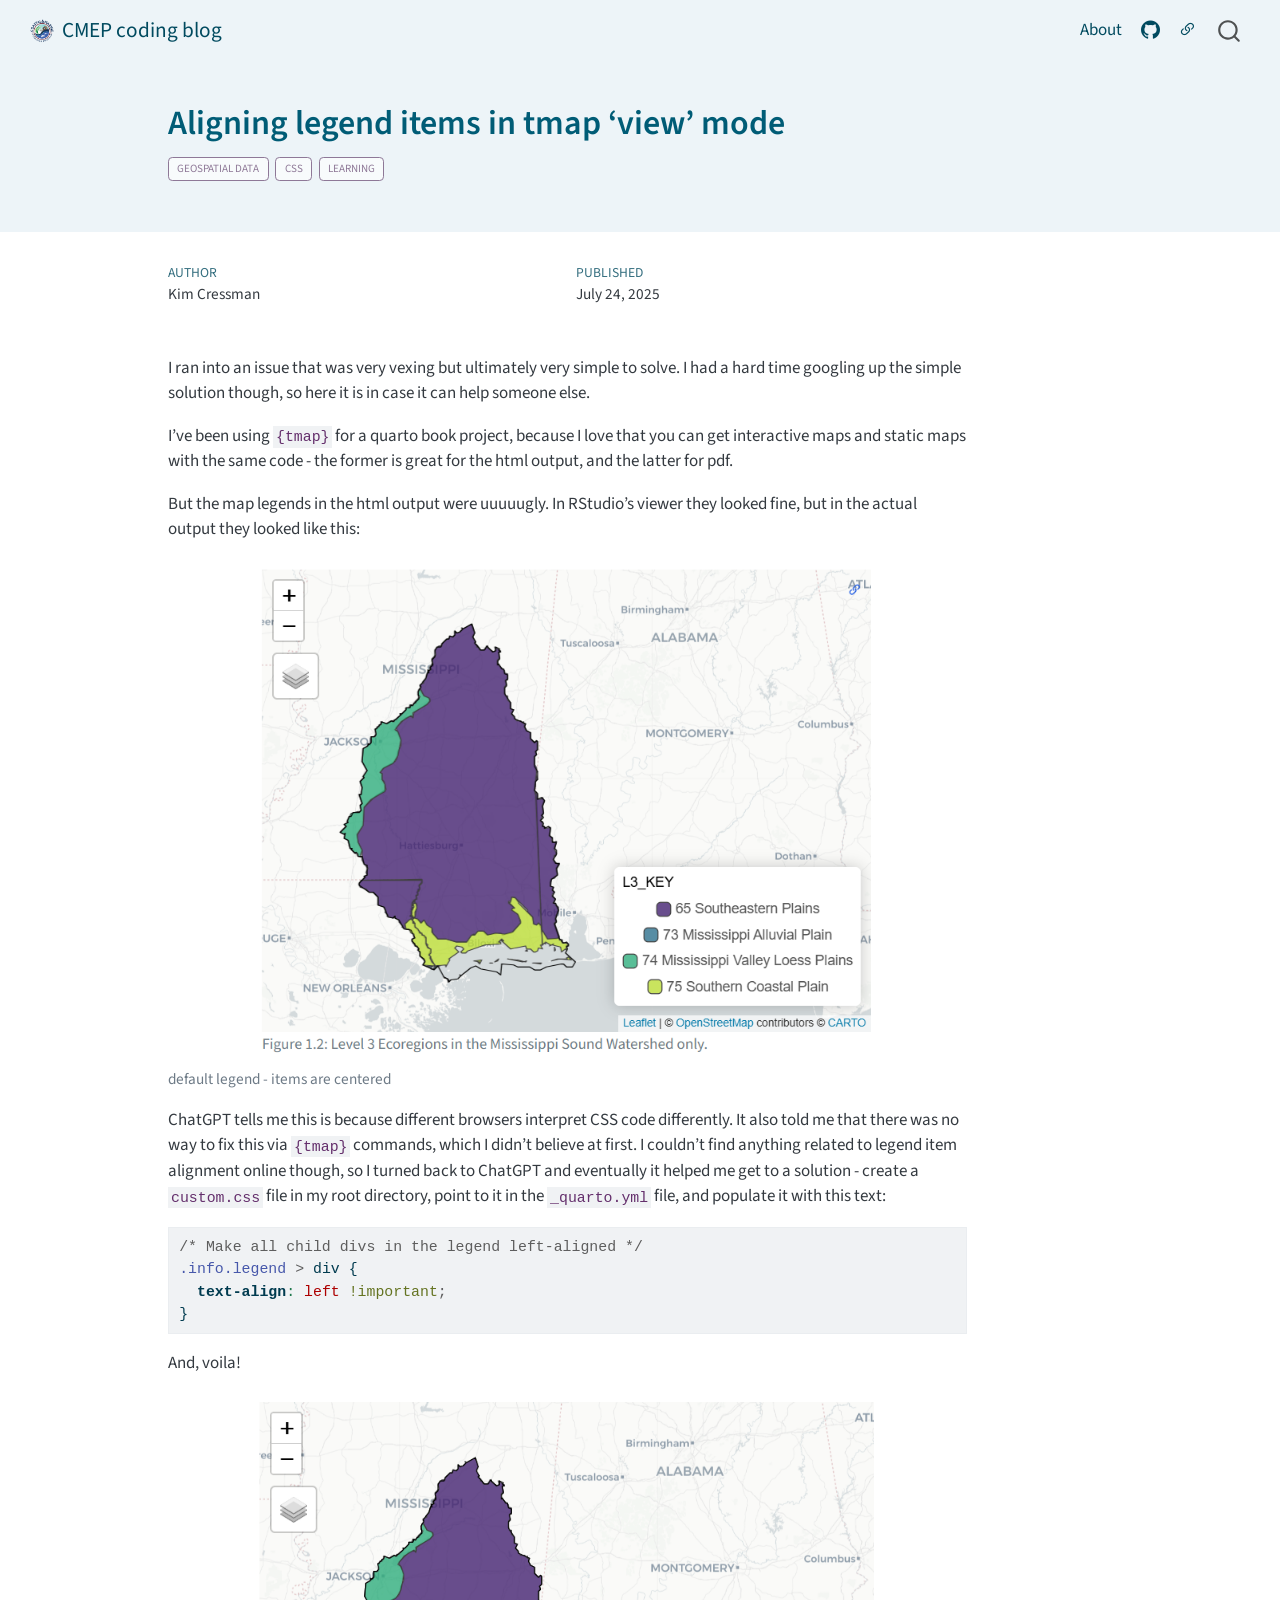
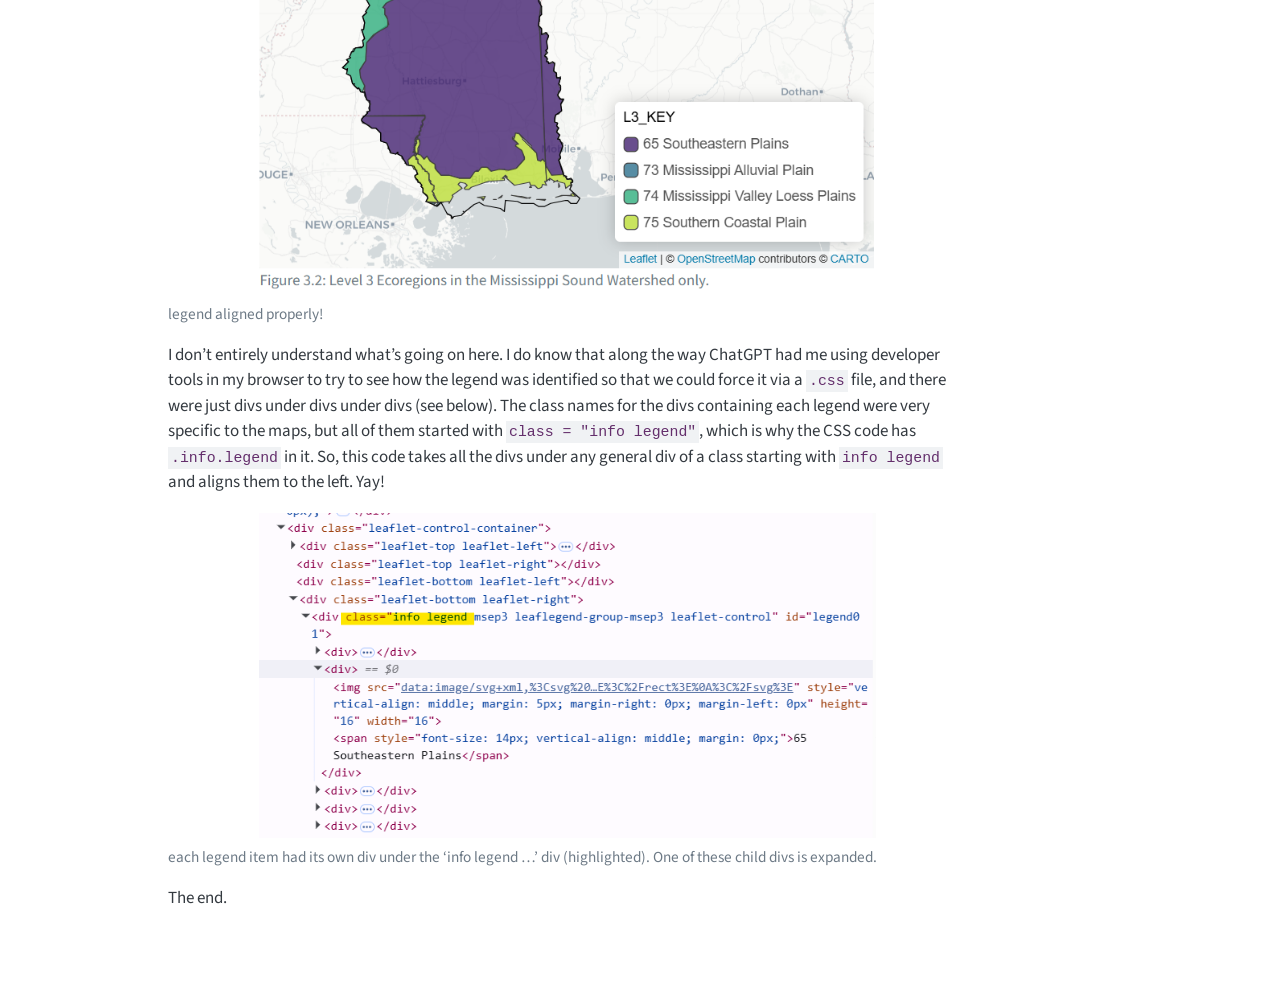
<file: docs/posts/2025-07-24_tmap_legend_alignment/index.html>
<!DOCTYPE html>
<html xmlns="http://www.w3.org/1999/xhtml" lang="en" xml:lang="en"><head>

<meta charset="utf-8">
<meta name="generator" content="quarto-1.8.27">

<meta name="viewport" content="width=device-width, initial-scale=1.0, user-scalable=yes">

<meta name="author" content="Kim Cressman">
<meta name="dcterms.date" content="2025-07-24">

<title>Aligning legend items in tmap ‘view’ mode – CMEP coding blog</title>
<style>
code{white-space: pre-wrap;}
span.smallcaps{font-variant: small-caps;}
div.columns{display: flex; gap: min(4vw, 1.5em);}
div.column{flex: auto; overflow-x: auto;}
div.hanging-indent{margin-left: 1.5em; text-indent: -1.5em;}
ul.task-list{list-style: none;}
ul.task-list li input[type="checkbox"] {
  width: 0.8em;
  margin: 0 0.8em 0.2em -1em; /* quarto-specific, see https://github.com/quarto-dev/quarto-cli/issues/4556 */ 
  vertical-align: middle;
}
/* CSS for syntax highlighting */
html { -webkit-text-size-adjust: 100%; }
pre > code.sourceCode { white-space: pre; position: relative; }
pre > code.sourceCode > span { display: inline-block; line-height: 1.25; }
pre > code.sourceCode > span:empty { height: 1.2em; }
.sourceCode { overflow: visible; }
code.sourceCode > span { color: inherit; text-decoration: inherit; }
div.sourceCode { margin: 1em 0; }
pre.sourceCode { margin: 0; }
@media screen {
div.sourceCode { overflow: auto; }
}
@media print {
pre > code.sourceCode { white-space: pre-wrap; }
pre > code.sourceCode > span { text-indent: -5em; padding-left: 5em; }
}
pre.numberSource code
  { counter-reset: source-line 0; }
pre.numberSource code > span
  { position: relative; left: -4em; counter-increment: source-line; }
pre.numberSource code > span > a:first-child::before
  { content: counter(source-line);
    position: relative; left: -1em; text-align: right; vertical-align: baseline;
    border: none; display: inline-block;
    -webkit-touch-callout: none; -webkit-user-select: none;
    -khtml-user-select: none; -moz-user-select: none;
    -ms-user-select: none; user-select: none;
    padding: 0 4px; width: 4em;
  }
pre.numberSource { margin-left: 3em;  padding-left: 4px; }
div.sourceCode
  {   }
@media screen {
pre > code.sourceCode > span > a:first-child::before { text-decoration: underline; }
}
</style>


<script src="../../site_libs/quarto-nav/quarto-nav.js"></script>
<script src="../../site_libs/quarto-nav/headroom.min.js"></script>
<script src="../../site_libs/clipboard/clipboard.min.js"></script>
<script src="../../site_libs/quarto-search/autocomplete.umd.js"></script>
<script src="../../site_libs/quarto-search/fuse.min.js"></script>
<script src="../../site_libs/quarto-search/quarto-search.js"></script>
<meta name="quarto:offset" content="../../">
<script src="../../site_libs/quarto-html/quarto.js" type="module"></script>
<script src="../../site_libs/quarto-html/tabsets/tabsets.js" type="module"></script>
<script src="../../site_libs/quarto-html/axe/axe-check.js" type="module"></script>
<script src="../../site_libs/quarto-html/popper.min.js"></script>
<script src="../../site_libs/quarto-html/tippy.umd.min.js"></script>
<script src="../../site_libs/quarto-html/anchor.min.js"></script>
<link href="../../site_libs/quarto-html/tippy.css" rel="stylesheet">
<link href="../../site_libs/quarto-html/quarto-syntax-highlighting-ed96de9b727972fe78a7b5d16c58bf87.css" rel="stylesheet" class="quarto-color-scheme" id="quarto-text-highlighting-styles">
<link href="../../site_libs/quarto-html/quarto-syntax-highlighting-dark-4d9afe2b8d18ee9fa5d0d57b5ed4214d.css" rel="stylesheet" class="quarto-color-scheme quarto-color-alternate" id="quarto-text-highlighting-styles">
<link href="../../site_libs/quarto-html/quarto-syntax-highlighting-ed96de9b727972fe78a7b5d16c58bf87.css" rel="stylesheet" class="quarto-color-scheme-extra" id="quarto-text-highlighting-styles">
<script src="../../site_libs/bootstrap/bootstrap.min.js"></script>
<link href="../../site_libs/bootstrap/bootstrap-icons.css" rel="stylesheet">
<link href="../../site_libs/bootstrap/bootstrap-07309103fc41ae408ce0e99b7879c196.min.css" rel="stylesheet" append-hash="true" class="quarto-color-scheme" id="quarto-bootstrap" data-mode="light">
<link href="../../site_libs/bootstrap/bootstrap-dark-6e5ae9e6160fad9d48a950882975cd53.min.css" rel="stylesheet" append-hash="true" class="quarto-color-scheme quarto-color-alternate" id="quarto-bootstrap" data-mode="light">
<link href="../../site_libs/bootstrap/bootstrap-07309103fc41ae408ce0e99b7879c196.min.css" rel="stylesheet" append-hash="true" class="quarto-color-scheme-extra" id="quarto-bootstrap" data-mode="light">
<script id="quarto-search-options" type="application/json">{
  "location": "navbar",
  "copy-button": false,
  "collapse-after": 3,
  "panel-placement": "end",
  "type": "overlay",
  "limit": 50,
  "keyboard-shortcut": [
    "f",
    "/",
    "s"
  ],
  "show-item-context": false,
  "language": {
    "search-no-results-text": "No results",
    "search-matching-documents-text": "matching documents",
    "search-copy-link-title": "Copy link to search",
    "search-hide-matches-text": "Hide additional matches",
    "search-more-match-text": "more match in this document",
    "search-more-matches-text": "more matches in this document",
    "search-clear-button-title": "Clear",
    "search-text-placeholder": "",
    "search-detached-cancel-button-title": "Cancel",
    "search-submit-button-title": "Submit",
    "search-label": "Search"
  }
}</script>
<script async="" src="https://www.googletagmanager.com/gtag/js?id=G-X30W97QBGW"></script>

<script type="text/javascript">

window.dataLayer = window.dataLayer || [];
function gtag(){dataLayer.push(arguments);}
gtag('js', new Date());
gtag('config', 'G-X30W97QBGW', { 'anonymize_ip': true});
</script>


</head>

<body class="nav-fixed quarto-light">

<div id="quarto-search-results"></div>
  <header id="quarto-header" class="headroom fixed-top quarto-banner">
    <nav class="navbar navbar-expand-lg " data-bs-theme="dark">
      <div class="navbar-container container-fluid">
      <div class="navbar-brand-container mx-auto">
    <a href="../../index.html" class="navbar-brand navbar-brand-logo">
    <img src="../../cmep_logo_circle.png" alt="" class="navbar-logo light-content">
    <img src="../../cmep_logo_circle.png" alt="" class="navbar-logo dark-content">
    </a>
    <a class="navbar-brand" href="../../index.html">
    <span class="navbar-title">CMEP coding blog</span>
    </a>
  </div>
            <div id="quarto-search" class="" title="Search"></div>
          <button class="navbar-toggler" type="button" data-bs-toggle="collapse" data-bs-target="#navbarCollapse" aria-controls="navbarCollapse" role="menu" aria-expanded="false" aria-label="Toggle navigation" onclick="if (window.quartoToggleHeadroom) { window.quartoToggleHeadroom(); }">
  <span class="navbar-toggler-icon"></span>
</button>
          <div class="collapse navbar-collapse" id="navbarCollapse">
            <ul class="navbar-nav navbar-nav-scroll ms-auto">
  <li class="nav-item">
    <a class="nav-link" href="../../about.html"> 
<span class="menu-text">About</span></a>
  </li>  
  <li class="nav-item compact">
    <a class="nav-link" href="https://github.com/cmep-ms"> <i class="bi bi-github" role="img">
</i> 
<span class="menu-text"></span></a>
  </li>  
  <li class="nav-item compact">
    <a class="nav-link" href="http://extension.msstate.edu/crec-coastal-marine-ext-program"> <i class="bi bi-link-45deg" role="img">
</i> 
<span class="menu-text"></span></a>
  </li>  
</ul>
          </div> <!-- /navcollapse -->
            <div class="quarto-navbar-tools">
</div>
      </div> <!-- /container-fluid -->
    </nav>
</header>
<!-- content -->
<header id="title-block-header" class="quarto-title-block default page-columns page-full">
  <div class="quarto-title-banner page-columns page-full">
    <div class="quarto-title column-body">
      <h1 class="title">Aligning legend items in tmap ‘view’ mode</h1>
                                <div class="quarto-categories">
                <div class="quarto-category">geospatial data</div>
                <div class="quarto-category">css</div>
                <div class="quarto-category">learning</div>
              </div>
                  </div>
  </div>
    
  
  <div class="quarto-title-meta">

      <div>
      <div class="quarto-title-meta-heading">Author</div>
      <div class="quarto-title-meta-contents">
               <p>Kim Cressman </p>
            </div>
    </div>
      
      <div>
      <div class="quarto-title-meta-heading">Published</div>
      <div class="quarto-title-meta-contents">
        <p class="date">July 24, 2025</p>
      </div>
    </div>
    
      
    </div>
    
  
  </header><div id="quarto-content" class="quarto-container page-columns page-rows-contents page-layout-article page-navbar">
<!-- sidebar -->
<!-- margin-sidebar -->
    <div id="quarto-margin-sidebar" class="sidebar margin-sidebar zindex-bottom">
        
    </div>
<!-- main -->
<main class="content quarto-banner-title-block" id="quarto-document-content">





<p>I ran into an issue that was very vexing but ultimately very simple to solve. I had a hard time googling up the simple solution though, so here it is in case it can help someone else.</p>
<p>I’ve been using <code>{tmap}</code> for a quarto book project, because I love that you can get interactive maps and static maps with the same code - the former is great for the html output, and the latter for pdf.</p>
<p>But the map legends in the html output were uuuuugly. In RStudio’s viewer they looked fine, but in the actual output they looked like this:</p>
<div class="quarto-figure quarto-figure-center">
<figure class="figure">
<p><img src="default-legend.png" class="img-fluid figure-img" alt="a map in which the items in the legend are centered, rather than left-aligned with each other" width="630"></p>
<figcaption>default legend - items are centered</figcaption>
</figure>
</div>
<p>ChatGPT tells me this is because different browsers interpret CSS code differently. It also told me that there was no way to fix this via <code>{tmap}</code> commands, which I didn’t believe at first. I couldn’t find anything related to legend item alignment online though, so I turned back to ChatGPT and eventually it helped me get to a solution - create a <code>custom.css</code> file in my root directory, point to it in the <code>_quarto.yml</code> file, and populate it with this text:</p>
<div class="code-copy-outer-scaffold"><div class="sourceCode" id="cb1"><pre class="sourceCode css code-with-copy"><code class="sourceCode css"><span id="cb1-1"><a href="#cb1-1" aria-hidden="true" tabindex="-1"></a><span class="co">/* Make all child divs in the legend left-aligned */</span></span>
<span id="cb1-2"><a href="#cb1-2" aria-hidden="true" tabindex="-1"></a><span class="fu">.info.legend</span> <span class="op">&gt;</span> div {</span>
<span id="cb1-3"><a href="#cb1-3" aria-hidden="true" tabindex="-1"></a>  <span class="kw">text-align</span><span class="ch">:</span> <span class="dv">left</span> <span class="at">!important</span><span class="op">;</span></span>
<span id="cb1-4"><a href="#cb1-4" aria-hidden="true" tabindex="-1"></a>}</span></code></pre></div><button title="Copy to Clipboard" class="code-copy-button"><i class="bi"></i></button></div>
<p>And, voila!</p>
<div class="quarto-figure quarto-figure-center">
<figure class="figure">
<p><img src="better-alignment.png" class="img-fluid figure-img" alt="map output in which the legend items are left-aligned" width="629"></p>
<figcaption>legend aligned properly!</figcaption>
</figure>
</div>
<p>I don’t entirely understand what’s going on here. I do know that along the way ChatGPT had me using developer tools in my browser to try to see how the legend was identified so that we could force it via a <code>.css</code> file, and there were just divs under divs under divs (see below). The class names for the divs containing each legend were very specific to the maps, but all of them started with <code>class = "info legend"</code>, which is why the CSS code has <code>.info.legend</code> in it. So, this code takes all the divs under any general div of a class starting with <code>info legend</code> and aligns them to the left. Yay!</p>
<div class="quarto-figure quarto-figure-center">
<figure class="figure">
<p><img src="so-many-divs.png" class="img-fluid figure-img" alt="screenshot from the 'elements' pane of the browser's developer tools, which shows a div with several nested divs." width="617"></p>
<figcaption>each legend item had its own div under the ‘info legend …’ div (highlighted). One of these child divs is expanded.</figcaption>
</figure>
</div>
<p>The end.</p>



</main> <!-- /main -->
<script id="quarto-html-after-body" type="application/javascript">
  window.document.addEventListener("DOMContentLoaded", function (event) {
    const icon = "";
    const anchorJS = new window.AnchorJS();
    anchorJS.options = {
      placement: 'right',
      icon: icon
    };
    anchorJS.add('.anchored');
    const isCodeAnnotation = (el) => {
      for (const clz of el.classList) {
        if (clz.startsWith('code-annotation-')) {                     
          return true;
        }
      }
      return false;
    }
    const onCopySuccess = function(e) {
      // button target
      const button = e.trigger;
      // don't keep focus
      button.blur();
      // flash "checked"
      button.classList.add('code-copy-button-checked');
      var currentTitle = button.getAttribute("title");
      button.setAttribute("title", "Copied!");
      let tooltip;
      if (window.bootstrap) {
        button.setAttribute("data-bs-toggle", "tooltip");
        button.setAttribute("data-bs-placement", "left");
        button.setAttribute("data-bs-title", "Copied!");
        tooltip = new bootstrap.Tooltip(button, 
          { trigger: "manual", 
            customClass: "code-copy-button-tooltip",
            offset: [0, -8]});
        tooltip.show();    
      }
      setTimeout(function() {
        if (tooltip) {
          tooltip.hide();
          button.removeAttribute("data-bs-title");
          button.removeAttribute("data-bs-toggle");
          button.removeAttribute("data-bs-placement");
        }
        button.setAttribute("title", currentTitle);
        button.classList.remove('code-copy-button-checked');
      }, 1000);
      // clear code selection
      e.clearSelection();
    }
    const getTextToCopy = function(trigger) {
      const outerScaffold = trigger.parentElement.cloneNode(true);
      const codeEl = outerScaffold.querySelector('code');
      for (const childEl of codeEl.children) {
        if (isCodeAnnotation(childEl)) {
          childEl.remove();
        }
      }
      return codeEl.innerText;
    }
    const clipboard = new window.ClipboardJS('.code-copy-button:not([data-in-quarto-modal])', {
      text: getTextToCopy
    });
    clipboard.on('success', onCopySuccess);
    if (window.document.getElementById('quarto-embedded-source-code-modal')) {
      const clipboardModal = new window.ClipboardJS('.code-copy-button[data-in-quarto-modal]', {
        text: getTextToCopy,
        container: window.document.getElementById('quarto-embedded-source-code-modal')
      });
      clipboardModal.on('success', onCopySuccess);
    }
      var localhostRegex = new RegExp(/^(?:http|https):\/\/localhost\:?[0-9]*\//);
      var mailtoRegex = new RegExp(/^mailto:/);
        var filterRegex = new RegExp('/' + window.location.host + '/');
      var isInternal = (href) => {
          return filterRegex.test(href) || localhostRegex.test(href) || mailtoRegex.test(href);
      }
      // Inspect non-navigation links and adorn them if external
     var links = window.document.querySelectorAll('a[href]:not(.nav-link):not(.navbar-brand):not(.toc-action):not(.sidebar-link):not(.sidebar-item-toggle):not(.pagination-link):not(.no-external):not([aria-hidden]):not(.dropdown-item):not(.quarto-navigation-tool):not(.about-link)');
      for (var i=0; i<links.length; i++) {
        const link = links[i];
        if (!isInternal(link.href)) {
          // undo the damage that might have been done by quarto-nav.js in the case of
          // links that we want to consider external
          if (link.dataset.originalHref !== undefined) {
            link.href = link.dataset.originalHref;
          }
        }
      }
    function tippyHover(el, contentFn, onTriggerFn, onUntriggerFn) {
      const config = {
        allowHTML: true,
        maxWidth: 500,
        delay: 100,
        arrow: false,
        appendTo: function(el) {
            return el.parentElement;
        },
        interactive: true,
        interactiveBorder: 10,
        theme: 'quarto',
        placement: 'bottom-start',
      };
      if (contentFn) {
        config.content = contentFn;
      }
      if (onTriggerFn) {
        config.onTrigger = onTriggerFn;
      }
      if (onUntriggerFn) {
        config.onUntrigger = onUntriggerFn;
      }
      window.tippy(el, config); 
    }
    const noterefs = window.document.querySelectorAll('a[role="doc-noteref"]');
    for (var i=0; i<noterefs.length; i++) {
      const ref = noterefs[i];
      tippyHover(ref, function() {
        // use id or data attribute instead here
        let href = ref.getAttribute('data-footnote-href') || ref.getAttribute('href');
        try { href = new URL(href).hash; } catch {}
        const id = href.replace(/^#\/?/, "");
        const note = window.document.getElementById(id);
        if (note) {
          return note.innerHTML;
        } else {
          return "";
        }
      });
    }
    const xrefs = window.document.querySelectorAll('a.quarto-xref');
    const processXRef = (id, note) => {
      // Strip column container classes
      const stripColumnClz = (el) => {
        el.classList.remove("page-full", "page-columns");
        if (el.children) {
          for (const child of el.children) {
            stripColumnClz(child);
          }
        }
      }
      stripColumnClz(note)
      if (id === null || id.startsWith('sec-')) {
        // Special case sections, only their first couple elements
        const container = document.createElement("div");
        if (note.children && note.children.length > 2) {
          container.appendChild(note.children[0].cloneNode(true));
          for (let i = 1; i < note.children.length; i++) {
            const child = note.children[i];
            if (child.tagName === "P" && child.innerText === "") {
              continue;
            } else {
              container.appendChild(child.cloneNode(true));
              break;
            }
          }
          if (window.Quarto?.typesetMath) {
            window.Quarto.typesetMath(container);
          }
          return container.innerHTML
        } else {
          if (window.Quarto?.typesetMath) {
            window.Quarto.typesetMath(note);
          }
          return note.innerHTML;
        }
      } else {
        // Remove any anchor links if they are present
        const anchorLink = note.querySelector('a.anchorjs-link');
        if (anchorLink) {
          anchorLink.remove();
        }
        if (window.Quarto?.typesetMath) {
          window.Quarto.typesetMath(note);
        }
        if (note.classList.contains("callout")) {
          return note.outerHTML;
        } else {
          return note.innerHTML;
        }
      }
    }
    for (var i=0; i<xrefs.length; i++) {
      const xref = xrefs[i];
      tippyHover(xref, undefined, function(instance) {
        instance.disable();
        let url = xref.getAttribute('href');
        let hash = undefined; 
        if (url.startsWith('#')) {
          hash = url;
        } else {
          try { hash = new URL(url).hash; } catch {}
        }
        if (hash) {
          const id = hash.replace(/^#\/?/, "");
          const note = window.document.getElementById(id);
          if (note !== null) {
            try {
              const html = processXRef(id, note.cloneNode(true));
              instance.setContent(html);
            } finally {
              instance.enable();
              instance.show();
            }
          } else {
            // See if we can fetch this
            fetch(url.split('#')[0])
            .then(res => res.text())
            .then(html => {
              const parser = new DOMParser();
              const htmlDoc = parser.parseFromString(html, "text/html");
              const note = htmlDoc.getElementById(id);
              if (note !== null) {
                const html = processXRef(id, note);
                instance.setContent(html);
              } 
            }).finally(() => {
              instance.enable();
              instance.show();
            });
          }
        } else {
          // See if we can fetch a full url (with no hash to target)
          // This is a special case and we should probably do some content thinning / targeting
          fetch(url)
          .then(res => res.text())
          .then(html => {
            const parser = new DOMParser();
            const htmlDoc = parser.parseFromString(html, "text/html");
            const note = htmlDoc.querySelector('main.content');
            if (note !== null) {
              // This should only happen for chapter cross references
              // (since there is no id in the URL)
              // remove the first header
              if (note.children.length > 0 && note.children[0].tagName === "HEADER") {
                note.children[0].remove();
              }
              const html = processXRef(null, note);
              instance.setContent(html);
            } 
          }).finally(() => {
            instance.enable();
            instance.show();
          });
        }
      }, function(instance) {
      });
    }
        let selectedAnnoteEl;
        const selectorForAnnotation = ( cell, annotation) => {
          let cellAttr = 'data-code-cell="' + cell + '"';
          let lineAttr = 'data-code-annotation="' +  annotation + '"';
          const selector = 'span[' + cellAttr + '][' + lineAttr + ']';
          return selector;
        }
        const selectCodeLines = (annoteEl) => {
          const doc = window.document;
          const targetCell = annoteEl.getAttribute("data-target-cell");
          const targetAnnotation = annoteEl.getAttribute("data-target-annotation");
          const annoteSpan = window.document.querySelector(selectorForAnnotation(targetCell, targetAnnotation));
          const lines = annoteSpan.getAttribute("data-code-lines").split(",");
          const lineIds = lines.map((line) => {
            return targetCell + "-" + line;
          })
          let top = null;
          let height = null;
          let parent = null;
          if (lineIds.length > 0) {
              //compute the position of the single el (top and bottom and make a div)
              const el = window.document.getElementById(lineIds[0]);
              top = el.offsetTop;
              height = el.offsetHeight;
              parent = el.parentElement.parentElement;
            if (lineIds.length > 1) {
              const lastEl = window.document.getElementById(lineIds[lineIds.length - 1]);
              const bottom = lastEl.offsetTop + lastEl.offsetHeight;
              height = bottom - top;
            }
            if (top !== null && height !== null && parent !== null) {
              // cook up a div (if necessary) and position it 
              let div = window.document.getElementById("code-annotation-line-highlight");
              if (div === null) {
                div = window.document.createElement("div");
                div.setAttribute("id", "code-annotation-line-highlight");
                div.style.position = 'absolute';
                parent.appendChild(div);
              }
              div.style.top = top - 2 + "px";
              div.style.height = height + 4 + "px";
              div.style.left = 0;
              let gutterDiv = window.document.getElementById("code-annotation-line-highlight-gutter");
              if (gutterDiv === null) {
                gutterDiv = window.document.createElement("div");
                gutterDiv.setAttribute("id", "code-annotation-line-highlight-gutter");
                gutterDiv.style.position = 'absolute';
                const codeCell = window.document.getElementById(targetCell);
                const gutter = codeCell.querySelector('.code-annotation-gutter');
                gutter.appendChild(gutterDiv);
              }
              gutterDiv.style.top = top - 2 + "px";
              gutterDiv.style.height = height + 4 + "px";
            }
            selectedAnnoteEl = annoteEl;
          }
        };
        const unselectCodeLines = () => {
          const elementsIds = ["code-annotation-line-highlight", "code-annotation-line-highlight-gutter"];
          elementsIds.forEach((elId) => {
            const div = window.document.getElementById(elId);
            if (div) {
              div.remove();
            }
          });
          selectedAnnoteEl = undefined;
        };
          // Handle positioning of the toggle
      window.addEventListener(
        "resize",
        throttle(() => {
          elRect = undefined;
          if (selectedAnnoteEl) {
            selectCodeLines(selectedAnnoteEl);
          }
        }, 10)
      );
      function throttle(fn, ms) {
      let throttle = false;
      let timer;
        return (...args) => {
          if(!throttle) { // first call gets through
              fn.apply(this, args);
              throttle = true;
          } else { // all the others get throttled
              if(timer) clearTimeout(timer); // cancel #2
              timer = setTimeout(() => {
                fn.apply(this, args);
                timer = throttle = false;
              }, ms);
          }
        };
      }
        // Attach click handler to the DT
        const annoteDls = window.document.querySelectorAll('dt[data-target-cell]');
        for (const annoteDlNode of annoteDls) {
          annoteDlNode.addEventListener('click', (event) => {
            const clickedEl = event.target;
            if (clickedEl !== selectedAnnoteEl) {
              unselectCodeLines();
              const activeEl = window.document.querySelector('dt[data-target-cell].code-annotation-active');
              if (activeEl) {
                activeEl.classList.remove('code-annotation-active');
              }
              selectCodeLines(clickedEl);
              clickedEl.classList.add('code-annotation-active');
            } else {
              // Unselect the line
              unselectCodeLines();
              clickedEl.classList.remove('code-annotation-active');
            }
          });
        }
    const findCites = (el) => {
      const parentEl = el.parentElement;
      if (parentEl) {
        const cites = parentEl.dataset.cites;
        if (cites) {
          return {
            el,
            cites: cites.split(' ')
          };
        } else {
          return findCites(el.parentElement)
        }
      } else {
        return undefined;
      }
    };
    var bibliorefs = window.document.querySelectorAll('a[role="doc-biblioref"]');
    for (var i=0; i<bibliorefs.length; i++) {
      const ref = bibliorefs[i];
      const citeInfo = findCites(ref);
      if (citeInfo) {
        tippyHover(citeInfo.el, function() {
          var popup = window.document.createElement('div');
          citeInfo.cites.forEach(function(cite) {
            var citeDiv = window.document.createElement('div');
            citeDiv.classList.add('hanging-indent');
            citeDiv.classList.add('csl-entry');
            var biblioDiv = window.document.getElementById('ref-' + cite);
            if (biblioDiv) {
              citeDiv.innerHTML = biblioDiv.innerHTML;
            }
            popup.appendChild(citeDiv);
          });
          return popup.innerHTML;
        });
      }
    }
  });
  </script>
</div> <!-- /content -->




</body></html>
</file>
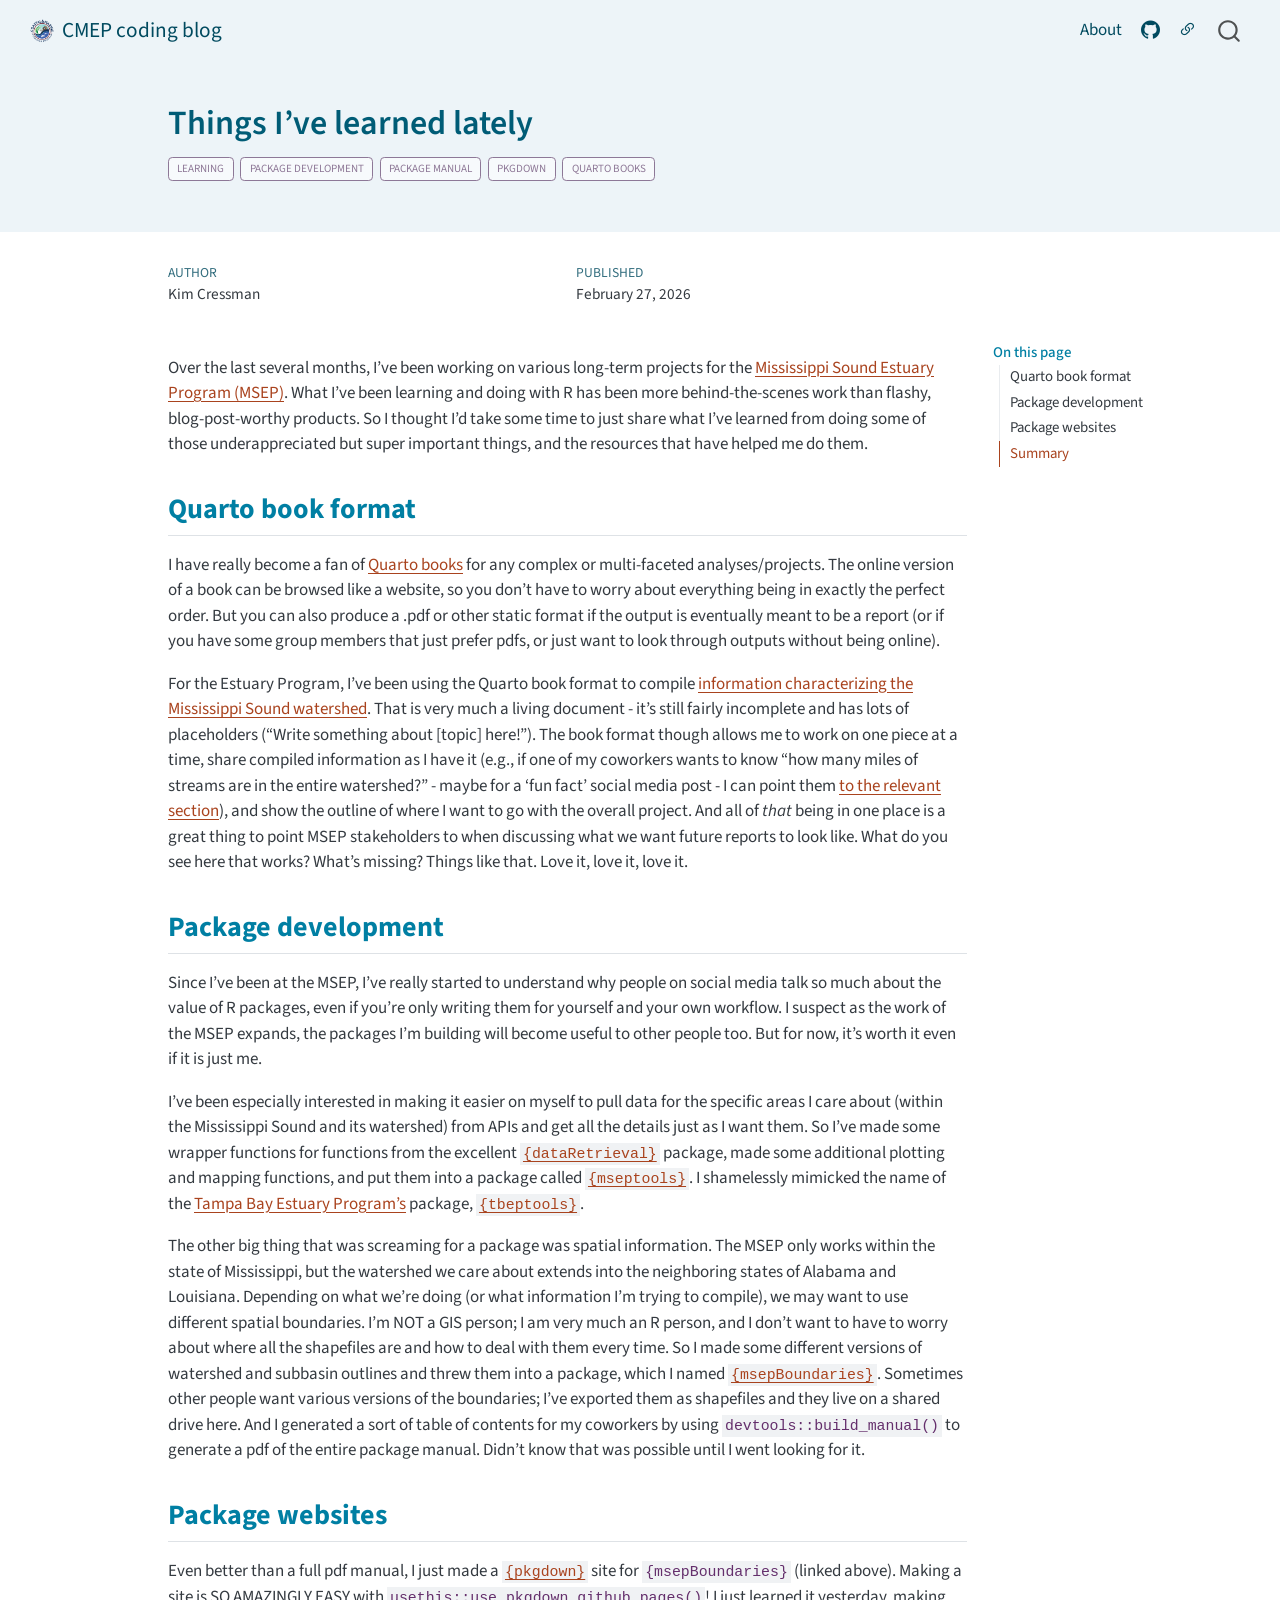
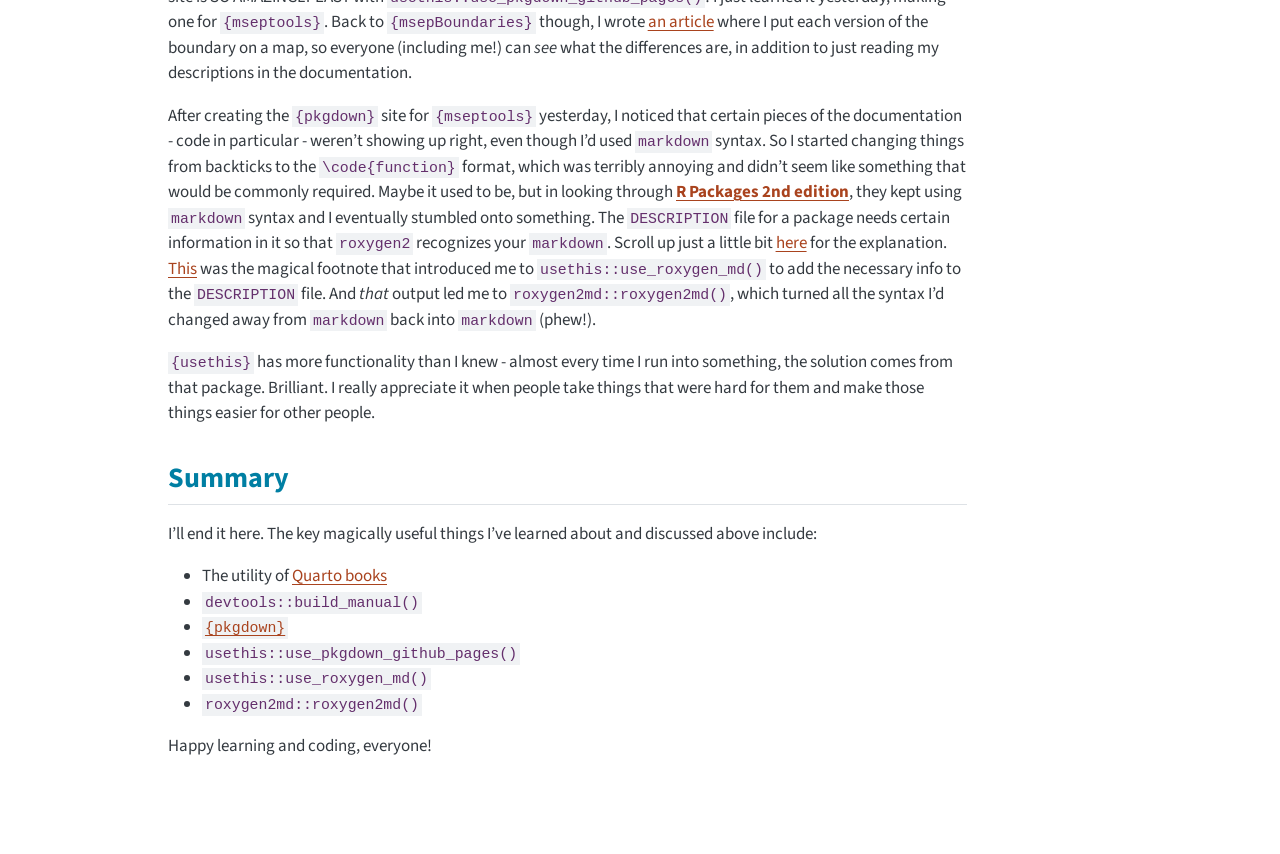
<file: docs/posts/2026-02-27_latest_learning/index.html>
<!DOCTYPE html>
<html xmlns="http://www.w3.org/1999/xhtml" lang="en" xml:lang="en"><head>

<meta charset="utf-8">
<meta name="generator" content="quarto-1.8.27">

<meta name="viewport" content="width=device-width, initial-scale=1.0, user-scalable=yes">

<meta name="author" content="Kim Cressman">
<meta name="dcterms.date" content="2026-02-27">

<title>Things I’ve learned lately – CMEP coding blog</title>
<style>
code{white-space: pre-wrap;}
span.smallcaps{font-variant: small-caps;}
div.columns{display: flex; gap: min(4vw, 1.5em);}
div.column{flex: auto; overflow-x: auto;}
div.hanging-indent{margin-left: 1.5em; text-indent: -1.5em;}
ul.task-list{list-style: none;}
ul.task-list li input[type="checkbox"] {
  width: 0.8em;
  margin: 0 0.8em 0.2em -1em; /* quarto-specific, see https://github.com/quarto-dev/quarto-cli/issues/4556 */ 
  vertical-align: middle;
}
</style>


<script src="../../site_libs/quarto-nav/quarto-nav.js"></script>
<script src="../../site_libs/quarto-nav/headroom.min.js"></script>
<script src="../../site_libs/clipboard/clipboard.min.js"></script>
<script src="../../site_libs/quarto-search/autocomplete.umd.js"></script>
<script src="../../site_libs/quarto-search/fuse.min.js"></script>
<script src="../../site_libs/quarto-search/quarto-search.js"></script>
<meta name="quarto:offset" content="../../">
<script src="../../site_libs/quarto-html/quarto.js" type="module"></script>
<script src="../../site_libs/quarto-html/tabsets/tabsets.js" type="module"></script>
<script src="../../site_libs/quarto-html/axe/axe-check.js" type="module"></script>
<script src="../../site_libs/quarto-html/popper.min.js"></script>
<script src="../../site_libs/quarto-html/tippy.umd.min.js"></script>
<script src="../../site_libs/quarto-html/anchor.min.js"></script>
<link href="../../site_libs/quarto-html/tippy.css" rel="stylesheet">
<link href="../../site_libs/quarto-html/quarto-syntax-highlighting-ed96de9b727972fe78a7b5d16c58bf87.css" rel="stylesheet" class="quarto-color-scheme" id="quarto-text-highlighting-styles">
<link href="../../site_libs/quarto-html/quarto-syntax-highlighting-dark-4d9afe2b8d18ee9fa5d0d57b5ed4214d.css" rel="stylesheet" class="quarto-color-scheme quarto-color-alternate" id="quarto-text-highlighting-styles">
<link href="../../site_libs/quarto-html/quarto-syntax-highlighting-ed96de9b727972fe78a7b5d16c58bf87.css" rel="stylesheet" class="quarto-color-scheme-extra" id="quarto-text-highlighting-styles">
<script src="../../site_libs/bootstrap/bootstrap.min.js"></script>
<link href="../../site_libs/bootstrap/bootstrap-icons.css" rel="stylesheet">
<link href="../../site_libs/bootstrap/bootstrap-07309103fc41ae408ce0e99b7879c196.min.css" rel="stylesheet" append-hash="true" class="quarto-color-scheme" id="quarto-bootstrap" data-mode="light">
<link href="../../site_libs/bootstrap/bootstrap-dark-6e5ae9e6160fad9d48a950882975cd53.min.css" rel="stylesheet" append-hash="true" class="quarto-color-scheme quarto-color-alternate" id="quarto-bootstrap" data-mode="light">
<link href="../../site_libs/bootstrap/bootstrap-07309103fc41ae408ce0e99b7879c196.min.css" rel="stylesheet" append-hash="true" class="quarto-color-scheme-extra" id="quarto-bootstrap" data-mode="light">
<script id="quarto-search-options" type="application/json">{
  "location": "navbar",
  "copy-button": false,
  "collapse-after": 3,
  "panel-placement": "end",
  "type": "overlay",
  "limit": 50,
  "keyboard-shortcut": [
    "f",
    "/",
    "s"
  ],
  "show-item-context": false,
  "language": {
    "search-no-results-text": "No results",
    "search-matching-documents-text": "matching documents",
    "search-copy-link-title": "Copy link to search",
    "search-hide-matches-text": "Hide additional matches",
    "search-more-match-text": "more match in this document",
    "search-more-matches-text": "more matches in this document",
    "search-clear-button-title": "Clear",
    "search-text-placeholder": "",
    "search-detached-cancel-button-title": "Cancel",
    "search-submit-button-title": "Submit",
    "search-label": "Search"
  }
}</script>
<script async="" src="https://www.googletagmanager.com/gtag/js?id=G-X30W97QBGW"></script>

<script type="text/javascript">

window.dataLayer = window.dataLayer || [];
function gtag(){dataLayer.push(arguments);}
gtag('js', new Date());
gtag('config', 'G-X30W97QBGW', { 'anonymize_ip': true});
</script>


</head>

<body class="nav-fixed quarto-light">

<div id="quarto-search-results"></div>
  <header id="quarto-header" class="headroom fixed-top quarto-banner">
    <nav class="navbar navbar-expand-lg " data-bs-theme="dark">
      <div class="navbar-container container-fluid">
      <div class="navbar-brand-container mx-auto">
    <a href="../../index.html" class="navbar-brand navbar-brand-logo">
    <img src="../../cmep_logo_circle.png" alt="" class="navbar-logo light-content">
    <img src="../../cmep_logo_circle.png" alt="" class="navbar-logo dark-content">
    </a>
    <a class="navbar-brand" href="../../index.html">
    <span class="navbar-title">CMEP coding blog</span>
    </a>
  </div>
            <div id="quarto-search" class="" title="Search"></div>
          <button class="navbar-toggler" type="button" data-bs-toggle="collapse" data-bs-target="#navbarCollapse" aria-controls="navbarCollapse" role="menu" aria-expanded="false" aria-label="Toggle navigation" onclick="if (window.quartoToggleHeadroom) { window.quartoToggleHeadroom(); }">
  <span class="navbar-toggler-icon"></span>
</button>
          <div class="collapse navbar-collapse" id="navbarCollapse">
            <ul class="navbar-nav navbar-nav-scroll ms-auto">
  <li class="nav-item">
    <a class="nav-link" href="../../about.html"> 
<span class="menu-text">About</span></a>
  </li>  
  <li class="nav-item compact">
    <a class="nav-link" href="https://github.com/cmep-ms"> <i class="bi bi-github" role="img">
</i> 
<span class="menu-text"></span></a>
  </li>  
  <li class="nav-item compact">
    <a class="nav-link" href="http://extension.msstate.edu/crec-coastal-marine-ext-program"> <i class="bi bi-link-45deg" role="img">
</i> 
<span class="menu-text"></span></a>
  </li>  
</ul>
          </div> <!-- /navcollapse -->
            <div class="quarto-navbar-tools">
</div>
      </div> <!-- /container-fluid -->
    </nav>
</header>
<!-- content -->
<header id="title-block-header" class="quarto-title-block default page-columns page-full">
  <div class="quarto-title-banner page-columns page-full">
    <div class="quarto-title column-body">
      <h1 class="title">Things I’ve learned lately</h1>
                                <div class="quarto-categories">
                <div class="quarto-category">learning</div>
                <div class="quarto-category">package development</div>
                <div class="quarto-category">package manual</div>
                <div class="quarto-category">pkgdown</div>
                <div class="quarto-category">quarto books</div>
              </div>
                  </div>
  </div>
    
  
  <div class="quarto-title-meta">

      <div>
      <div class="quarto-title-meta-heading">Author</div>
      <div class="quarto-title-meta-contents">
               <p>Kim Cressman </p>
            </div>
    </div>
      
      <div>
      <div class="quarto-title-meta-heading">Published</div>
      <div class="quarto-title-meta-contents">
        <p class="date">February 27, 2026</p>
      </div>
    </div>
    
      
    </div>
    
  
  </header><div id="quarto-content" class="quarto-container page-columns page-rows-contents page-layout-article page-navbar">
<!-- sidebar -->
<!-- margin-sidebar -->
    <div id="quarto-margin-sidebar" class="sidebar margin-sidebar">
        <nav id="TOC" role="doc-toc" class="toc-active">
    <h2 id="toc-title">On this page</h2>
   
  <ul>
  <li><a href="#quarto-book-format" id="toc-quarto-book-format" class="nav-link active" data-scroll-target="#quarto-book-format">Quarto book format</a></li>
  <li><a href="#package-development" id="toc-package-development" class="nav-link" data-scroll-target="#package-development">Package development</a></li>
  <li><a href="#package-websites" id="toc-package-websites" class="nav-link" data-scroll-target="#package-websites">Package websites</a></li>
  <li><a href="#summary" id="toc-summary" class="nav-link" data-scroll-target="#summary">Summary</a></li>
  </ul>
</nav>
    </div>
<!-- main -->
<main class="content quarto-banner-title-block" id="quarto-document-content">





<p>Over the last several months, I’ve been working on various long-term projects for the <a href="https://msucoastal.com/mssoundep/">Mississippi Sound Estuary Program (MSEP)</a>. What I’ve been learning and doing with R has been more behind-the-scenes work than flashy, blog-post-worthy products. So I thought I’d take some time to just share what I’ve learned from doing some of those underappreciated but super important things, and the resources that have helped me do them.</p>
<section id="quarto-book-format" class="level2">
<h2 class="anchored" data-anchor-id="quarto-book-format">Quarto book format</h2>
<p>I have really become a fan of <a href="https://quarto.org/docs/books/">Quarto books</a> for any complex or multi-faceted analyses/projects. The online version of a book can be browsed like a website, so you don’t have to worry about everything being in exactly the perfect order. But you can also produce a .pdf or other static format if the output is eventually meant to be a report (or if you have some group members that just prefer pdfs, or just want to look through outputs without being online).</p>
<p>For the Estuary Program, I’ve been using the Quarto book format to compile <a href="https://msepcharacterization.netlify.app/">information characterizing the Mississippi Sound watershed</a>. That is very much a living document - it’s still fairly incomplete and has lots of placeholders (“Write something about [topic] here!”). The book format though allows me to work on one piece at a time, share compiled information as I have it (e.g., if one of my coworkers wants to know “how many miles of streams are in the entire watershed?” - maybe for a ‘fun fact’ social media post - I can point them <a href="https://msepcharacterization.netlify.app/streams_waterbodies#amount-of-water">to the relevant section</a>), and show the outline of where I want to go with the overall project. And all of <em>that</em> being in one place is a great thing to point MSEP stakeholders to when discussing what we want future reports to look like. What do you see here that works? What’s missing? Things like that. Love it, love it, love it.</p>
</section>
<section id="package-development" class="level2">
<h2 class="anchored" data-anchor-id="package-development">Package development</h2>
<p>Since I’ve been at the MSEP, I’ve really started to understand why people on social media talk so much about the value of R packages, even if you’re only writing them for yourself and your own workflow. I suspect as the work of the MSEP expands, the packages I’m building will become useful to other people too. But for now, it’s worth it even if it is just me.</p>
<p>I’ve been especially interested in making it easier on myself to pull data for the specific areas I care about (within the Mississippi Sound and its watershed) from APIs and get all the details just as I want them. So I’ve made some wrapper functions for functions from the excellent <a href="https://doi-usgs.github.io/dataRetrieval/"><code>{dataRetrieval}</code></a> package, made some additional plotting and mapping functions, and put them into a package called <a href="https://cmep-ms.github.io/mseptools/"><code>{mseptools}</code></a>. I shamelessly mimicked the name of the <a href="https://tbep.org/">Tampa Bay Estuary Program’s</a> package, <a href="https://tbep-tech.github.io/tbeptools/"><code>{tbeptools}</code></a>.</p>
<p>The other big thing that was screaming for a package was spatial information. The MSEP only works within the state of Mississippi, but the watershed we care about extends into the neighboring states of Alabama and Louisiana. Depending on what we’re doing (or what information I’m trying to compile), we may want to use different spatial boundaries. I’m NOT a GIS person; I am very much an R person, and I don’t want to have to worry about where all the shapefiles are and how to deal with them every time. So I made some different versions of watershed and subbasin outlines and threw them into a package, which I named <a href="https://cmep-ms.github.io/msepBoundaries/"><code>{msepBoundaries}</code></a>. Sometimes other people want various versions of the boundaries; I’ve exported them as shapefiles and they live on a shared drive here. And I generated a sort of table of contents for my coworkers by using <code>devtools::build_manual()</code> to generate a pdf of the entire package manual. Didn’t know that was possible until I went looking for it.</p>
</section>
<section id="package-websites" class="level2">
<h2 class="anchored" data-anchor-id="package-websites">Package websites</h2>
<p>Even better than a full pdf manual, I just made a <a href="https://pkgdown.r-lib.org/"><code>{pkgdown}</code></a> site for <code>{msepBoundaries}</code> (linked above). Making a site is SO AMAZINGLY EASY with <code>usethis::use_pkgdown_github_pages()</code>! I just learned it yesterday, making one for <code>{mseptools}</code>. Back to <code>{msepBoundaries}</code> though, I wrote <a href="https://cmep-ms.github.io/msepBoundaries/articles/Boundary-Versions.html">an article</a> where I put each version of the boundary on a map, so everyone (including me!) can <em>see</em> what the differences are, in addition to just reading my descriptions in the documentation.</p>
<p>After creating the <code>{pkgdown}</code> site for <code>{mseptools}</code> yesterday, I noticed that certain pieces of the documentation - code in particular - weren’t showing up right, even though I’d used <code>markdown</code> syntax. So I started changing things from backticks to the <code>\code{function}</code> format, which was terribly annoying and didn’t seem like something that would be commonly required. Maybe it used to be, but in looking through <a href="https://r-pkgs.org/"><strong>R Packages 2nd edition</strong></a>, they kept using <code>markdown</code> syntax and I eventually stumbled onto something. The <code>DESCRIPTION</code> file for a package needs certain information in it so that <code>roxygen2</code> recognizes your <code>markdown</code>. Scroll up just a little bit <a href="https://r-pkgs.org/man.html#fnref4">here</a> for the explanation. <a href="https://r-pkgs.org/man.html#fn4">This</a> was the magical footnote that introduced me to <code>usethis::use_roxygen_md()</code> to add the necessary info to the <code>DESCRIPTION</code> file. And <em>that</em> output led me to <code>roxygen2md::roxygen2md()</code>, which turned all the syntax I’d changed away from <code>markdown</code> back into <code>markdown</code> (phew!).</p>
<p><code>{usethis}</code> has more functionality than I knew - almost every time I run into something, the solution comes from that package. Brilliant. I really appreciate it when people take things that were hard for them and make those things easier for other people.</p>
</section>
<section id="summary" class="level2">
<h2 class="anchored" data-anchor-id="summary">Summary</h2>
<p>I’ll end it here. The key magically useful things I’ve learned about and discussed above include:</p>
<ul>
<li>The utility of <a href="https://quarto.org/docs/books/">Quarto books</a><br>
</li>
<li><code>devtools::build_manual()</code><br>
</li>
<li><a href="https://pkgdown.r-lib.org/"><code>{pkgdown}</code></a><br>
</li>
<li><code>usethis::use_pkgdown_github_pages()</code><br>
</li>
<li><code>usethis::use_roxygen_md()</code><br>
</li>
<li><code>roxygen2md::roxygen2md()</code></li>
</ul>
<p>Happy learning and coding, everyone!</p>


</section>

</main> <!-- /main -->
<script id="quarto-html-after-body" type="application/javascript">
  window.document.addEventListener("DOMContentLoaded", function (event) {
    const icon = "";
    const anchorJS = new window.AnchorJS();
    anchorJS.options = {
      placement: 'right',
      icon: icon
    };
    anchorJS.add('.anchored');
    const isCodeAnnotation = (el) => {
      for (const clz of el.classList) {
        if (clz.startsWith('code-annotation-')) {                     
          return true;
        }
      }
      return false;
    }
    const onCopySuccess = function(e) {
      // button target
      const button = e.trigger;
      // don't keep focus
      button.blur();
      // flash "checked"
      button.classList.add('code-copy-button-checked');
      var currentTitle = button.getAttribute("title");
      button.setAttribute("title", "Copied!");
      let tooltip;
      if (window.bootstrap) {
        button.setAttribute("data-bs-toggle", "tooltip");
        button.setAttribute("data-bs-placement", "left");
        button.setAttribute("data-bs-title", "Copied!");
        tooltip = new bootstrap.Tooltip(button, 
          { trigger: "manual", 
            customClass: "code-copy-button-tooltip",
            offset: [0, -8]});
        tooltip.show();    
      }
      setTimeout(function() {
        if (tooltip) {
          tooltip.hide();
          button.removeAttribute("data-bs-title");
          button.removeAttribute("data-bs-toggle");
          button.removeAttribute("data-bs-placement");
        }
        button.setAttribute("title", currentTitle);
        button.classList.remove('code-copy-button-checked');
      }, 1000);
      // clear code selection
      e.clearSelection();
    }
    const getTextToCopy = function(trigger) {
      const outerScaffold = trigger.parentElement.cloneNode(true);
      const codeEl = outerScaffold.querySelector('code');
      for (const childEl of codeEl.children) {
        if (isCodeAnnotation(childEl)) {
          childEl.remove();
        }
      }
      return codeEl.innerText;
    }
    const clipboard = new window.ClipboardJS('.code-copy-button:not([data-in-quarto-modal])', {
      text: getTextToCopy
    });
    clipboard.on('success', onCopySuccess);
    if (window.document.getElementById('quarto-embedded-source-code-modal')) {
      const clipboardModal = new window.ClipboardJS('.code-copy-button[data-in-quarto-modal]', {
        text: getTextToCopy,
        container: window.document.getElementById('quarto-embedded-source-code-modal')
      });
      clipboardModal.on('success', onCopySuccess);
    }
      var localhostRegex = new RegExp(/^(?:http|https):\/\/localhost\:?[0-9]*\//);
      var mailtoRegex = new RegExp(/^mailto:/);
        var filterRegex = new RegExp('/' + window.location.host + '/');
      var isInternal = (href) => {
          return filterRegex.test(href) || localhostRegex.test(href) || mailtoRegex.test(href);
      }
      // Inspect non-navigation links and adorn them if external
     var links = window.document.querySelectorAll('a[href]:not(.nav-link):not(.navbar-brand):not(.toc-action):not(.sidebar-link):not(.sidebar-item-toggle):not(.pagination-link):not(.no-external):not([aria-hidden]):not(.dropdown-item):not(.quarto-navigation-tool):not(.about-link)');
      for (var i=0; i<links.length; i++) {
        const link = links[i];
        if (!isInternal(link.href)) {
          // undo the damage that might have been done by quarto-nav.js in the case of
          // links that we want to consider external
          if (link.dataset.originalHref !== undefined) {
            link.href = link.dataset.originalHref;
          }
        }
      }
    function tippyHover(el, contentFn, onTriggerFn, onUntriggerFn) {
      const config = {
        allowHTML: true,
        maxWidth: 500,
        delay: 100,
        arrow: false,
        appendTo: function(el) {
            return el.parentElement;
        },
        interactive: true,
        interactiveBorder: 10,
        theme: 'quarto',
        placement: 'bottom-start',
      };
      if (contentFn) {
        config.content = contentFn;
      }
      if (onTriggerFn) {
        config.onTrigger = onTriggerFn;
      }
      if (onUntriggerFn) {
        config.onUntrigger = onUntriggerFn;
      }
      window.tippy(el, config); 
    }
    const noterefs = window.document.querySelectorAll('a[role="doc-noteref"]');
    for (var i=0; i<noterefs.length; i++) {
      const ref = noterefs[i];
      tippyHover(ref, function() {
        // use id or data attribute instead here
        let href = ref.getAttribute('data-footnote-href') || ref.getAttribute('href');
        try { href = new URL(href).hash; } catch {}
        const id = href.replace(/^#\/?/, "");
        const note = window.document.getElementById(id);
        if (note) {
          return note.innerHTML;
        } else {
          return "";
        }
      });
    }
    const xrefs = window.document.querySelectorAll('a.quarto-xref');
    const processXRef = (id, note) => {
      // Strip column container classes
      const stripColumnClz = (el) => {
        el.classList.remove("page-full", "page-columns");
        if (el.children) {
          for (const child of el.children) {
            stripColumnClz(child);
          }
        }
      }
      stripColumnClz(note)
      if (id === null || id.startsWith('sec-')) {
        // Special case sections, only their first couple elements
        const container = document.createElement("div");
        if (note.children && note.children.length > 2) {
          container.appendChild(note.children[0].cloneNode(true));
          for (let i = 1; i < note.children.length; i++) {
            const child = note.children[i];
            if (child.tagName === "P" && child.innerText === "") {
              continue;
            } else {
              container.appendChild(child.cloneNode(true));
              break;
            }
          }
          if (window.Quarto?.typesetMath) {
            window.Quarto.typesetMath(container);
          }
          return container.innerHTML
        } else {
          if (window.Quarto?.typesetMath) {
            window.Quarto.typesetMath(note);
          }
          return note.innerHTML;
        }
      } else {
        // Remove any anchor links if they are present
        const anchorLink = note.querySelector('a.anchorjs-link');
        if (anchorLink) {
          anchorLink.remove();
        }
        if (window.Quarto?.typesetMath) {
          window.Quarto.typesetMath(note);
        }
        if (note.classList.contains("callout")) {
          return note.outerHTML;
        } else {
          return note.innerHTML;
        }
      }
    }
    for (var i=0; i<xrefs.length; i++) {
      const xref = xrefs[i];
      tippyHover(xref, undefined, function(instance) {
        instance.disable();
        let url = xref.getAttribute('href');
        let hash = undefined; 
        if (url.startsWith('#')) {
          hash = url;
        } else {
          try { hash = new URL(url).hash; } catch {}
        }
        if (hash) {
          const id = hash.replace(/^#\/?/, "");
          const note = window.document.getElementById(id);
          if (note !== null) {
            try {
              const html = processXRef(id, note.cloneNode(true));
              instance.setContent(html);
            } finally {
              instance.enable();
              instance.show();
            }
          } else {
            // See if we can fetch this
            fetch(url.split('#')[0])
            .then(res => res.text())
            .then(html => {
              const parser = new DOMParser();
              const htmlDoc = parser.parseFromString(html, "text/html");
              const note = htmlDoc.getElementById(id);
              if (note !== null) {
                const html = processXRef(id, note);
                instance.setContent(html);
              } 
            }).finally(() => {
              instance.enable();
              instance.show();
            });
          }
        } else {
          // See if we can fetch a full url (with no hash to target)
          // This is a special case and we should probably do some content thinning / targeting
          fetch(url)
          .then(res => res.text())
          .then(html => {
            const parser = new DOMParser();
            const htmlDoc = parser.parseFromString(html, "text/html");
            const note = htmlDoc.querySelector('main.content');
            if (note !== null) {
              // This should only happen for chapter cross references
              // (since there is no id in the URL)
              // remove the first header
              if (note.children.length > 0 && note.children[0].tagName === "HEADER") {
                note.children[0].remove();
              }
              const html = processXRef(null, note);
              instance.setContent(html);
            } 
          }).finally(() => {
            instance.enable();
            instance.show();
          });
        }
      }, function(instance) {
      });
    }
        let selectedAnnoteEl;
        const selectorForAnnotation = ( cell, annotation) => {
          let cellAttr = 'data-code-cell="' + cell + '"';
          let lineAttr = 'data-code-annotation="' +  annotation + '"';
          const selector = 'span[' + cellAttr + '][' + lineAttr + ']';
          return selector;
        }
        const selectCodeLines = (annoteEl) => {
          const doc = window.document;
          const targetCell = annoteEl.getAttribute("data-target-cell");
          const targetAnnotation = annoteEl.getAttribute("data-target-annotation");
          const annoteSpan = window.document.querySelector(selectorForAnnotation(targetCell, targetAnnotation));
          const lines = annoteSpan.getAttribute("data-code-lines").split(",");
          const lineIds = lines.map((line) => {
            return targetCell + "-" + line;
          })
          let top = null;
          let height = null;
          let parent = null;
          if (lineIds.length > 0) {
              //compute the position of the single el (top and bottom and make a div)
              const el = window.document.getElementById(lineIds[0]);
              top = el.offsetTop;
              height = el.offsetHeight;
              parent = el.parentElement.parentElement;
            if (lineIds.length > 1) {
              const lastEl = window.document.getElementById(lineIds[lineIds.length - 1]);
              const bottom = lastEl.offsetTop + lastEl.offsetHeight;
              height = bottom - top;
            }
            if (top !== null && height !== null && parent !== null) {
              // cook up a div (if necessary) and position it 
              let div = window.document.getElementById("code-annotation-line-highlight");
              if (div === null) {
                div = window.document.createElement("div");
                div.setAttribute("id", "code-annotation-line-highlight");
                div.style.position = 'absolute';
                parent.appendChild(div);
              }
              div.style.top = top - 2 + "px";
              div.style.height = height + 4 + "px";
              div.style.left = 0;
              let gutterDiv = window.document.getElementById("code-annotation-line-highlight-gutter");
              if (gutterDiv === null) {
                gutterDiv = window.document.createElement("div");
                gutterDiv.setAttribute("id", "code-annotation-line-highlight-gutter");
                gutterDiv.style.position = 'absolute';
                const codeCell = window.document.getElementById(targetCell);
                const gutter = codeCell.querySelector('.code-annotation-gutter');
                gutter.appendChild(gutterDiv);
              }
              gutterDiv.style.top = top - 2 + "px";
              gutterDiv.style.height = height + 4 + "px";
            }
            selectedAnnoteEl = annoteEl;
          }
        };
        const unselectCodeLines = () => {
          const elementsIds = ["code-annotation-line-highlight", "code-annotation-line-highlight-gutter"];
          elementsIds.forEach((elId) => {
            const div = window.document.getElementById(elId);
            if (div) {
              div.remove();
            }
          });
          selectedAnnoteEl = undefined;
        };
          // Handle positioning of the toggle
      window.addEventListener(
        "resize",
        throttle(() => {
          elRect = undefined;
          if (selectedAnnoteEl) {
            selectCodeLines(selectedAnnoteEl);
          }
        }, 10)
      );
      function throttle(fn, ms) {
      let throttle = false;
      let timer;
        return (...args) => {
          if(!throttle) { // first call gets through
              fn.apply(this, args);
              throttle = true;
          } else { // all the others get throttled
              if(timer) clearTimeout(timer); // cancel #2
              timer = setTimeout(() => {
                fn.apply(this, args);
                timer = throttle = false;
              }, ms);
          }
        };
      }
        // Attach click handler to the DT
        const annoteDls = window.document.querySelectorAll('dt[data-target-cell]');
        for (const annoteDlNode of annoteDls) {
          annoteDlNode.addEventListener('click', (event) => {
            const clickedEl = event.target;
            if (clickedEl !== selectedAnnoteEl) {
              unselectCodeLines();
              const activeEl = window.document.querySelector('dt[data-target-cell].code-annotation-active');
              if (activeEl) {
                activeEl.classList.remove('code-annotation-active');
              }
              selectCodeLines(clickedEl);
              clickedEl.classList.add('code-annotation-active');
            } else {
              // Unselect the line
              unselectCodeLines();
              clickedEl.classList.remove('code-annotation-active');
            }
          });
        }
    const findCites = (el) => {
      const parentEl = el.parentElement;
      if (parentEl) {
        const cites = parentEl.dataset.cites;
        if (cites) {
          return {
            el,
            cites: cites.split(' ')
          };
        } else {
          return findCites(el.parentElement)
        }
      } else {
        return undefined;
      }
    };
    var bibliorefs = window.document.querySelectorAll('a[role="doc-biblioref"]');
    for (var i=0; i<bibliorefs.length; i++) {
      const ref = bibliorefs[i];
      const citeInfo = findCites(ref);
      if (citeInfo) {
        tippyHover(citeInfo.el, function() {
          var popup = window.document.createElement('div');
          citeInfo.cites.forEach(function(cite) {
            var citeDiv = window.document.createElement('div');
            citeDiv.classList.add('hanging-indent');
            citeDiv.classList.add('csl-entry');
            var biblioDiv = window.document.getElementById('ref-' + cite);
            if (biblioDiv) {
              citeDiv.innerHTML = biblioDiv.innerHTML;
            }
            popup.appendChild(citeDiv);
          });
          return popup.innerHTML;
        });
      }
    }
  });
  </script>
</div> <!-- /content -->




</body></html>
</file>
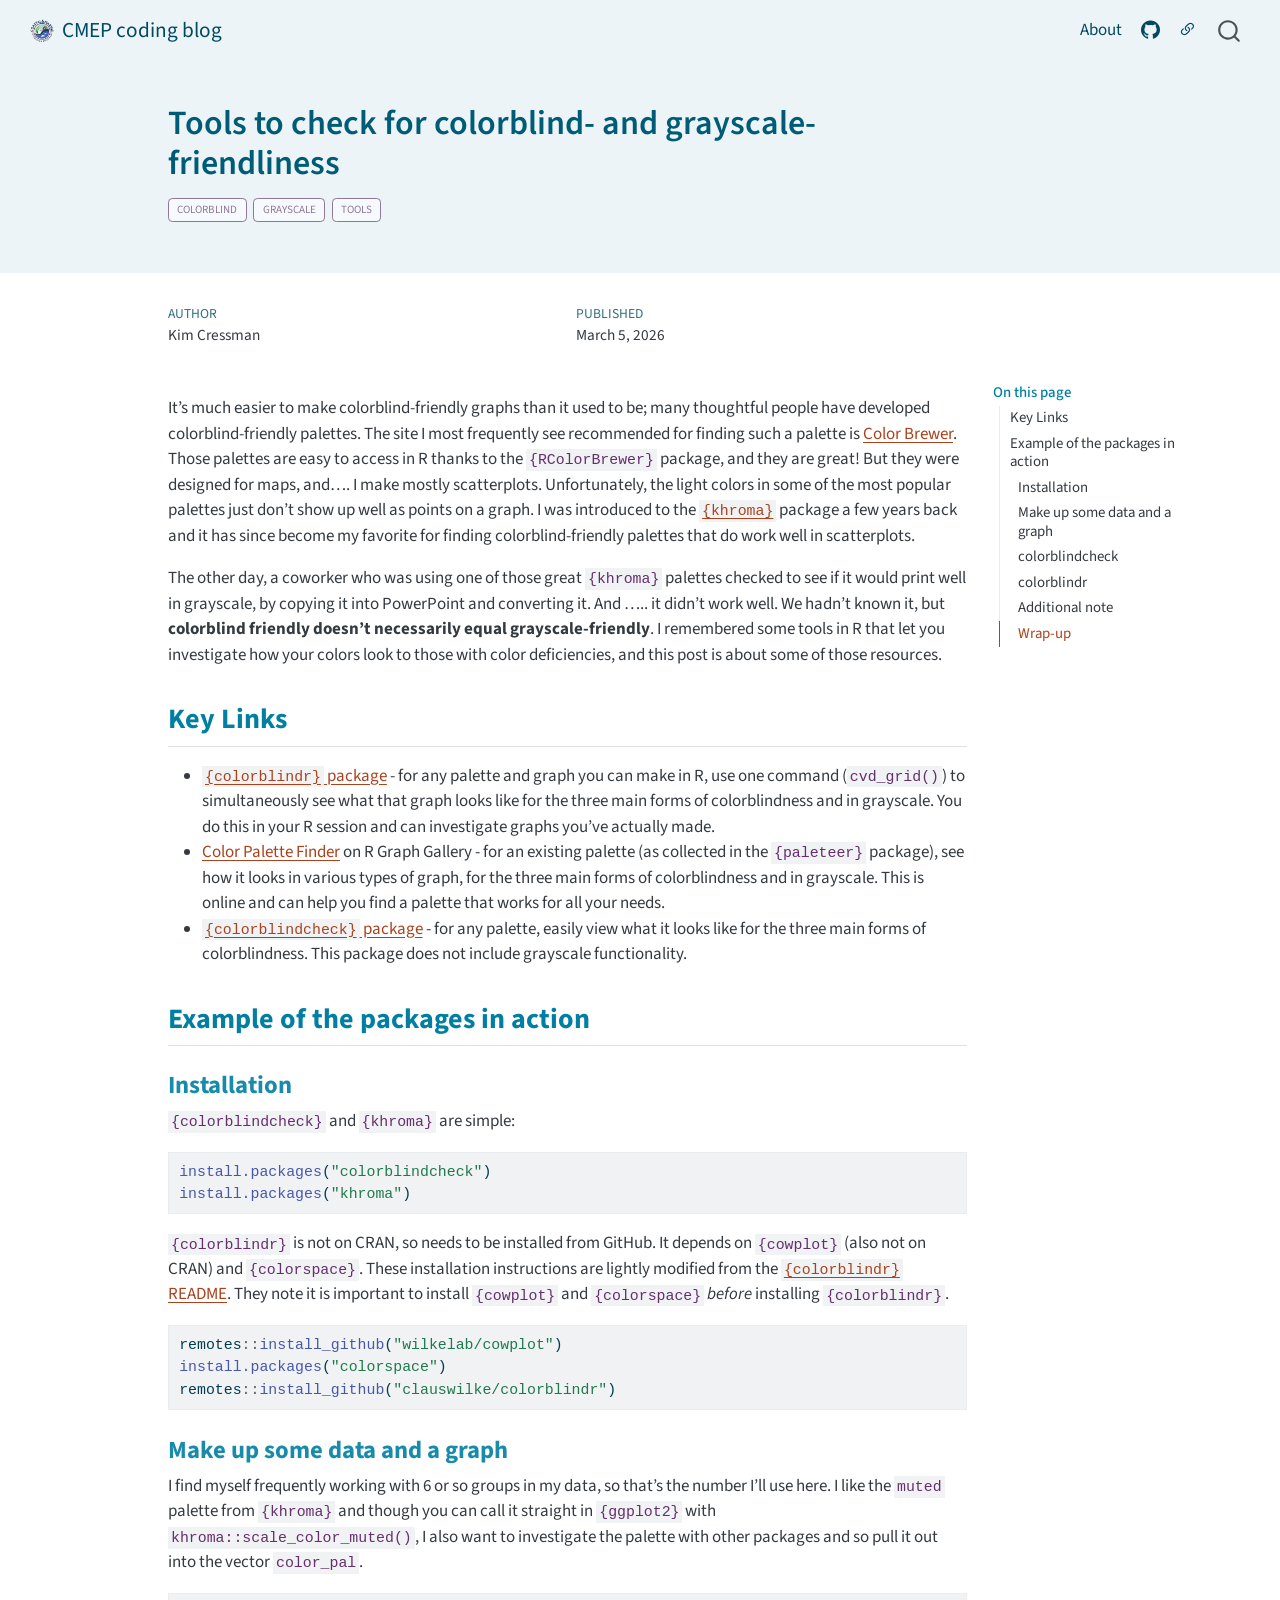
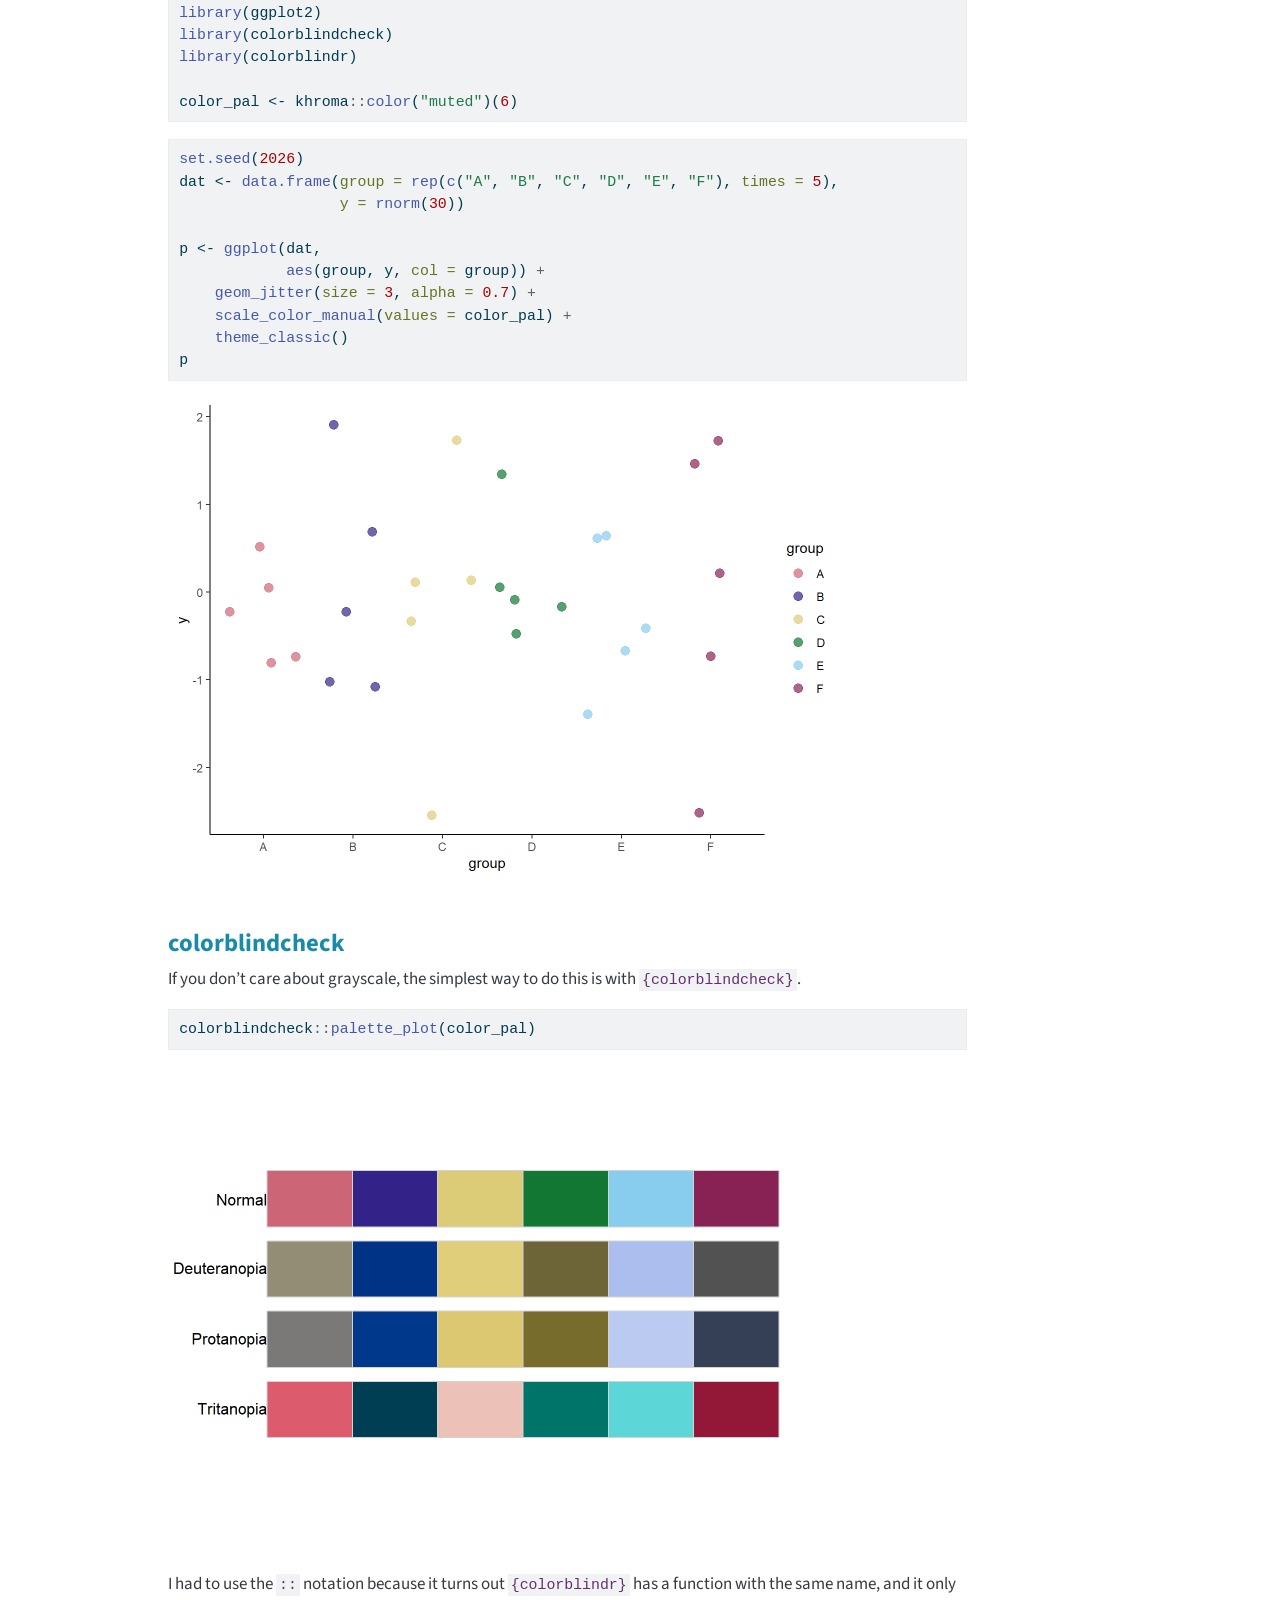
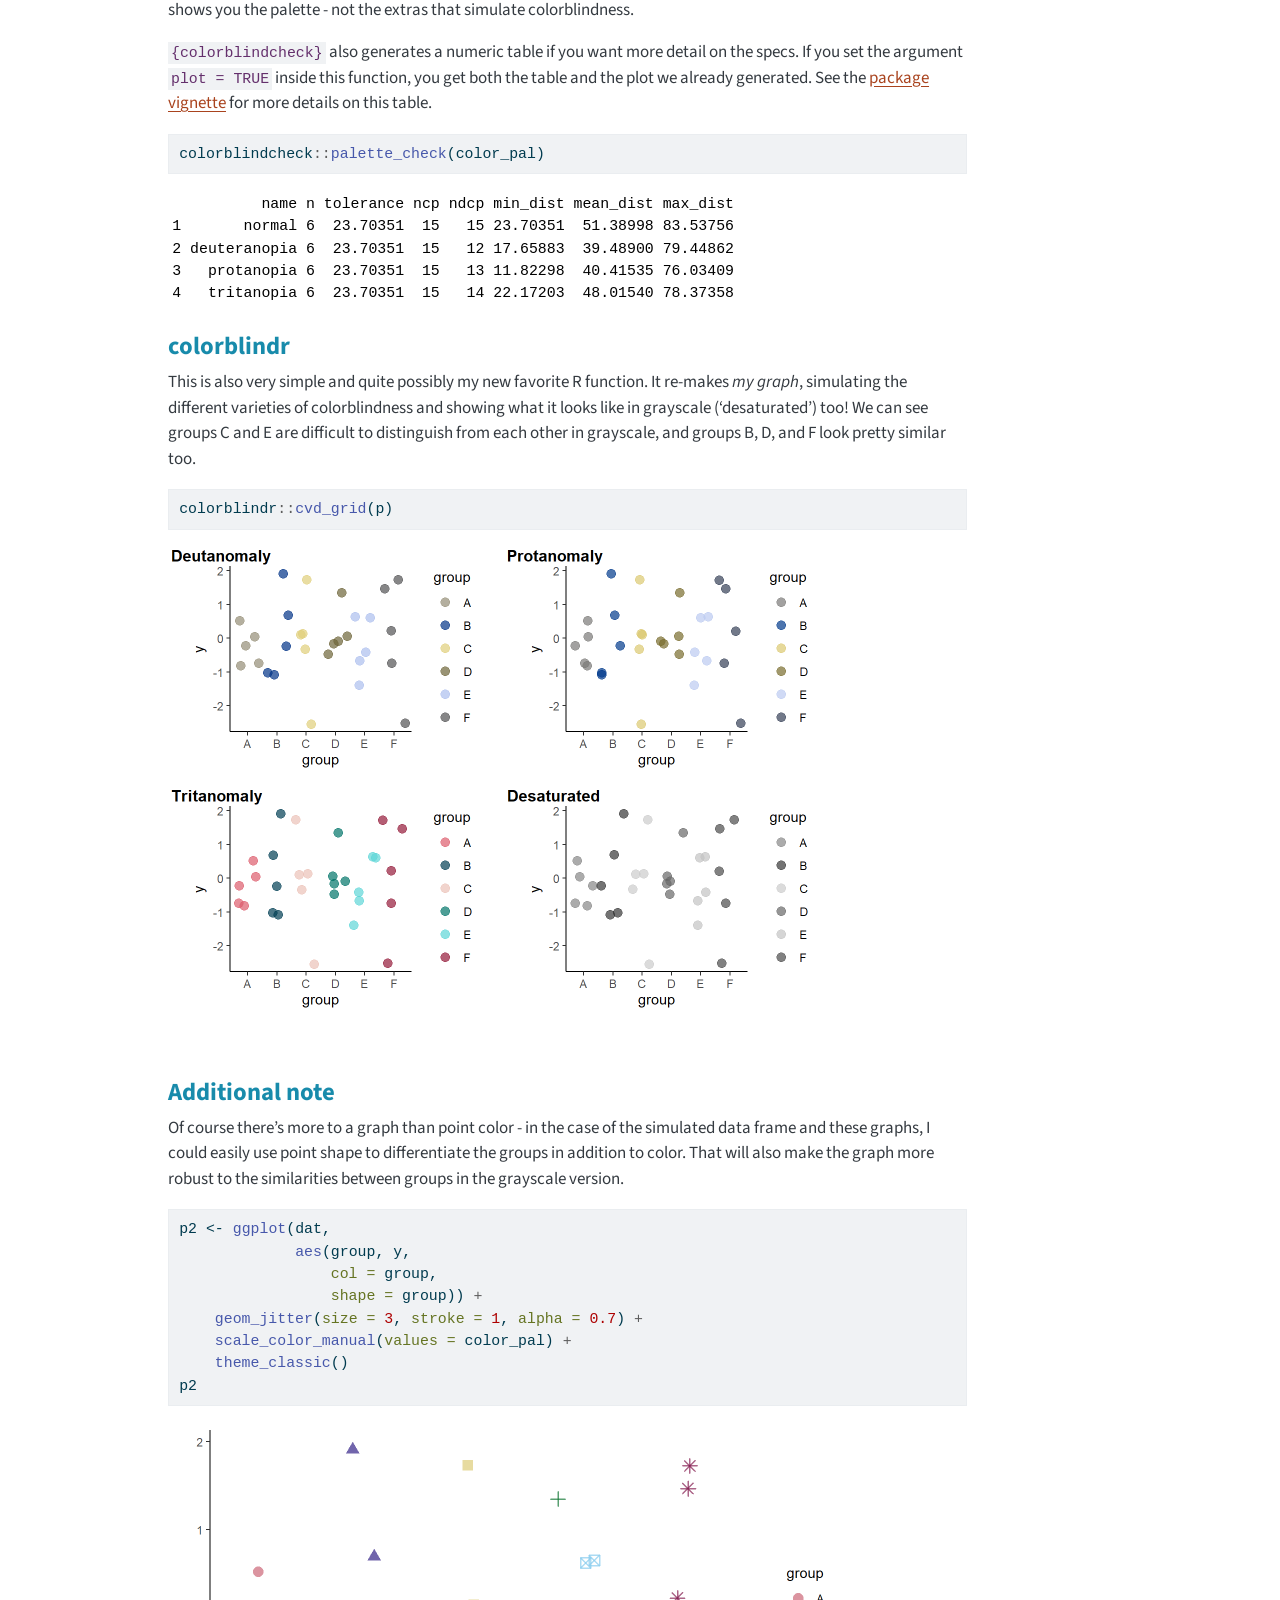
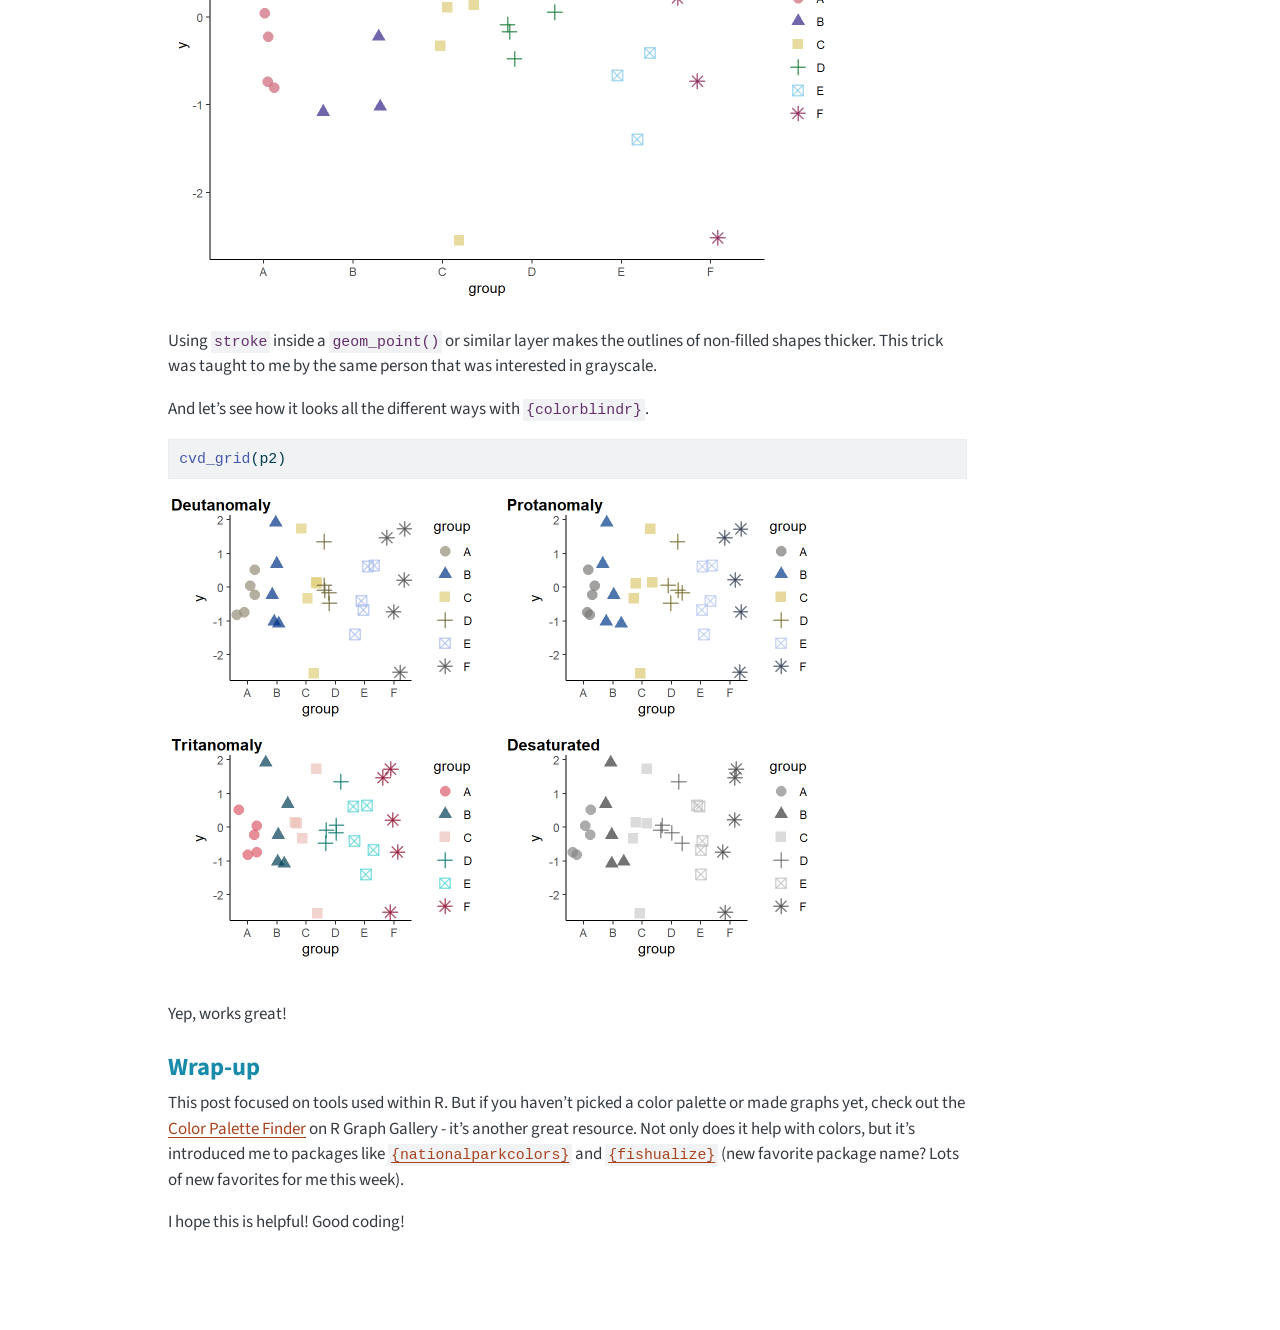
<file: docs/posts/2026-03-05_colorblind_and_grayscale/index.html>
<!DOCTYPE html>
<html xmlns="http://www.w3.org/1999/xhtml" lang="en" xml:lang="en"><head>

<meta charset="utf-8">
<meta name="generator" content="quarto-1.8.27">

<meta name="viewport" content="width=device-width, initial-scale=1.0, user-scalable=yes">

<meta name="author" content="Kim Cressman">
<meta name="dcterms.date" content="2026-03-05">

<title>Tools to check for colorblind- and grayscale-friendliness – CMEP coding blog</title>
<style>
code{white-space: pre-wrap;}
span.smallcaps{font-variant: small-caps;}
div.columns{display: flex; gap: min(4vw, 1.5em);}
div.column{flex: auto; overflow-x: auto;}
div.hanging-indent{margin-left: 1.5em; text-indent: -1.5em;}
ul.task-list{list-style: none;}
ul.task-list li input[type="checkbox"] {
  width: 0.8em;
  margin: 0 0.8em 0.2em -1em; /* quarto-specific, see https://github.com/quarto-dev/quarto-cli/issues/4556 */ 
  vertical-align: middle;
}
/* CSS for syntax highlighting */
html { -webkit-text-size-adjust: 100%; }
pre > code.sourceCode { white-space: pre; position: relative; }
pre > code.sourceCode > span { display: inline-block; line-height: 1.25; }
pre > code.sourceCode > span:empty { height: 1.2em; }
.sourceCode { overflow: visible; }
code.sourceCode > span { color: inherit; text-decoration: inherit; }
div.sourceCode { margin: 1em 0; }
pre.sourceCode { margin: 0; }
@media screen {
div.sourceCode { overflow: auto; }
}
@media print {
pre > code.sourceCode { white-space: pre-wrap; }
pre > code.sourceCode > span { text-indent: -5em; padding-left: 5em; }
}
pre.numberSource code
  { counter-reset: source-line 0; }
pre.numberSource code > span
  { position: relative; left: -4em; counter-increment: source-line; }
pre.numberSource code > span > a:first-child::before
  { content: counter(source-line);
    position: relative; left: -1em; text-align: right; vertical-align: baseline;
    border: none; display: inline-block;
    -webkit-touch-callout: none; -webkit-user-select: none;
    -khtml-user-select: none; -moz-user-select: none;
    -ms-user-select: none; user-select: none;
    padding: 0 4px; width: 4em;
  }
pre.numberSource { margin-left: 3em;  padding-left: 4px; }
div.sourceCode
  {   }
@media screen {
pre > code.sourceCode > span > a:first-child::before { text-decoration: underline; }
}
</style>


<script src="../../site_libs/quarto-nav/quarto-nav.js"></script>
<script src="../../site_libs/quarto-nav/headroom.min.js"></script>
<script src="../../site_libs/clipboard/clipboard.min.js"></script>
<script src="../../site_libs/quarto-search/autocomplete.umd.js"></script>
<script src="../../site_libs/quarto-search/fuse.min.js"></script>
<script src="../../site_libs/quarto-search/quarto-search.js"></script>
<meta name="quarto:offset" content="../../">
<script src="../../site_libs/quarto-html/quarto.js" type="module"></script>
<script src="../../site_libs/quarto-html/tabsets/tabsets.js" type="module"></script>
<script src="../../site_libs/quarto-html/axe/axe-check.js" type="module"></script>
<script src="../../site_libs/quarto-html/popper.min.js"></script>
<script src="../../site_libs/quarto-html/tippy.umd.min.js"></script>
<script src="../../site_libs/quarto-html/anchor.min.js"></script>
<link href="../../site_libs/quarto-html/tippy.css" rel="stylesheet">
<link href="../../site_libs/quarto-html/quarto-syntax-highlighting-ed96de9b727972fe78a7b5d16c58bf87.css" rel="stylesheet" class="quarto-color-scheme" id="quarto-text-highlighting-styles">
<link href="../../site_libs/quarto-html/quarto-syntax-highlighting-dark-4d9afe2b8d18ee9fa5d0d57b5ed4214d.css" rel="stylesheet" class="quarto-color-scheme quarto-color-alternate" id="quarto-text-highlighting-styles">
<link href="../../site_libs/quarto-html/quarto-syntax-highlighting-ed96de9b727972fe78a7b5d16c58bf87.css" rel="stylesheet" class="quarto-color-scheme-extra" id="quarto-text-highlighting-styles">
<script src="../../site_libs/bootstrap/bootstrap.min.js"></script>
<link href="../../site_libs/bootstrap/bootstrap-icons.css" rel="stylesheet">
<link href="../../site_libs/bootstrap/bootstrap-07309103fc41ae408ce0e99b7879c196.min.css" rel="stylesheet" append-hash="true" class="quarto-color-scheme" id="quarto-bootstrap" data-mode="light">
<link href="../../site_libs/bootstrap/bootstrap-dark-6e5ae9e6160fad9d48a950882975cd53.min.css" rel="stylesheet" append-hash="true" class="quarto-color-scheme quarto-color-alternate" id="quarto-bootstrap" data-mode="light">
<link href="../../site_libs/bootstrap/bootstrap-07309103fc41ae408ce0e99b7879c196.min.css" rel="stylesheet" append-hash="true" class="quarto-color-scheme-extra" id="quarto-bootstrap" data-mode="light">
<script id="quarto-search-options" type="application/json">{
  "location": "navbar",
  "copy-button": false,
  "collapse-after": 3,
  "panel-placement": "end",
  "type": "overlay",
  "limit": 50,
  "keyboard-shortcut": [
    "f",
    "/",
    "s"
  ],
  "show-item-context": false,
  "language": {
    "search-no-results-text": "No results",
    "search-matching-documents-text": "matching documents",
    "search-copy-link-title": "Copy link to search",
    "search-hide-matches-text": "Hide additional matches",
    "search-more-match-text": "more match in this document",
    "search-more-matches-text": "more matches in this document",
    "search-clear-button-title": "Clear",
    "search-text-placeholder": "",
    "search-detached-cancel-button-title": "Cancel",
    "search-submit-button-title": "Submit",
    "search-label": "Search"
  }
}</script>
<script async="" src="https://www.googletagmanager.com/gtag/js?id=G-X30W97QBGW"></script>

<script type="text/javascript">

window.dataLayer = window.dataLayer || [];
function gtag(){dataLayer.push(arguments);}
gtag('js', new Date());
gtag('config', 'G-X30W97QBGW', { 'anonymize_ip': true});
</script>


</head>

<body class="nav-fixed quarto-light">

<div id="quarto-search-results"></div>
  <header id="quarto-header" class="headroom fixed-top quarto-banner">
    <nav class="navbar navbar-expand-lg " data-bs-theme="dark">
      <div class="navbar-container container-fluid">
      <div class="navbar-brand-container mx-auto">
    <a href="../../index.html" class="navbar-brand navbar-brand-logo">
    <img src="../../cmep_logo_circle.png" alt="" class="navbar-logo light-content">
    <img src="../../cmep_logo_circle.png" alt="" class="navbar-logo dark-content">
    </a>
    <a class="navbar-brand" href="../../index.html">
    <span class="navbar-title">CMEP coding blog</span>
    </a>
  </div>
            <div id="quarto-search" class="" title="Search"></div>
          <button class="navbar-toggler" type="button" data-bs-toggle="collapse" data-bs-target="#navbarCollapse" aria-controls="navbarCollapse" role="menu" aria-expanded="false" aria-label="Toggle navigation" onclick="if (window.quartoToggleHeadroom) { window.quartoToggleHeadroom(); }">
  <span class="navbar-toggler-icon"></span>
</button>
          <div class="collapse navbar-collapse" id="navbarCollapse">
            <ul class="navbar-nav navbar-nav-scroll ms-auto">
  <li class="nav-item">
    <a class="nav-link" href="../../about.html"> 
<span class="menu-text">About</span></a>
  </li>  
  <li class="nav-item compact">
    <a class="nav-link" href="https://github.com/cmep-ms"> <i class="bi bi-github" role="img">
</i> 
<span class="menu-text"></span></a>
  </li>  
  <li class="nav-item compact">
    <a class="nav-link" href="http://extension.msstate.edu/crec-coastal-marine-ext-program"> <i class="bi bi-link-45deg" role="img">
</i> 
<span class="menu-text"></span></a>
  </li>  
</ul>
          </div> <!-- /navcollapse -->
            <div class="quarto-navbar-tools">
</div>
      </div> <!-- /container-fluid -->
    </nav>
</header>
<!-- content -->
<header id="title-block-header" class="quarto-title-block default page-columns page-full">
  <div class="quarto-title-banner page-columns page-full">
    <div class="quarto-title column-body">
      <h1 class="title">Tools to check for colorblind- and grayscale-friendliness</h1>
                                <div class="quarto-categories">
                <div class="quarto-category">colorblind</div>
                <div class="quarto-category">grayscale</div>
                <div class="quarto-category">tools</div>
              </div>
                  </div>
  </div>
    
  
  <div class="quarto-title-meta">

      <div>
      <div class="quarto-title-meta-heading">Author</div>
      <div class="quarto-title-meta-contents">
               <p>Kim Cressman </p>
            </div>
    </div>
      
      <div>
      <div class="quarto-title-meta-heading">Published</div>
      <div class="quarto-title-meta-contents">
        <p class="date">March 5, 2026</p>
      </div>
    </div>
    
      
    </div>
    
  
  </header><div id="quarto-content" class="quarto-container page-columns page-rows-contents page-layout-article page-navbar">
<!-- sidebar -->
<!-- margin-sidebar -->
    <div id="quarto-margin-sidebar" class="sidebar margin-sidebar">
        <nav id="TOC" role="doc-toc" class="toc-active">
    <h2 id="toc-title">On this page</h2>
   
  <ul>
  <li><a href="#key-links" id="toc-key-links" class="nav-link active" data-scroll-target="#key-links">Key Links</a></li>
  <li><a href="#example-of-the-packages-in-action" id="toc-example-of-the-packages-in-action" class="nav-link" data-scroll-target="#example-of-the-packages-in-action">Example of the packages in action</a>
  <ul class="collapse">
  <li><a href="#installation" id="toc-installation" class="nav-link" data-scroll-target="#installation">Installation</a></li>
  <li><a href="#make-up-some-data-and-a-graph" id="toc-make-up-some-data-and-a-graph" class="nav-link" data-scroll-target="#make-up-some-data-and-a-graph">Make up some data and a graph</a></li>
  <li><a href="#colorblindcheck" id="toc-colorblindcheck" class="nav-link" data-scroll-target="#colorblindcheck">colorblindcheck</a></li>
  <li><a href="#colorblindr" id="toc-colorblindr" class="nav-link" data-scroll-target="#colorblindr">colorblindr</a></li>
  <li><a href="#additional-note" id="toc-additional-note" class="nav-link" data-scroll-target="#additional-note">Additional note</a></li>
  <li><a href="#wrap-up" id="toc-wrap-up" class="nav-link" data-scroll-target="#wrap-up">Wrap-up</a></li>
  </ul></li>
  </ul>
</nav>
    </div>
<!-- main -->
<main class="content quarto-banner-title-block" id="quarto-document-content">





<p>It’s much easier to make colorblind-friendly graphs than it used to be; many thoughtful people have developed colorblind-friendly palettes. The site I most frequently see recommended for finding such a palette is <a href="https://colorbrewer2.org/">Color Brewer</a>. Those palettes are easy to access in R thanks to the <code>{RColorBrewer}</code> package, and they are great! But they were designed for maps, and…. I make mostly scatterplots. Unfortunately, the light colors in some of the most popular palettes just don’t show up well as points on a graph. I was introduced to the <a href="https://packages.tesselle.org/khroma"><code>{khroma}</code></a> package a few years back and it has since become my favorite for finding colorblind-friendly palettes that do work well in scatterplots.</p>
<p>The other day, a coworker who was using one of those great <code>{khroma}</code> palettes checked to see if it would print well in grayscale, by copying it into PowerPoint and converting it. And ….. it didn’t work well. We hadn’t known it, but <strong>colorblind friendly doesn’t necessarily equal grayscale-friendly</strong>. I remembered some tools in R that let you investigate how your colors look to those with color deficiencies, and this post is about some of those resources.</p>
<section id="key-links" class="level2">
<h2 class="anchored" data-anchor-id="key-links">Key Links</h2>
<ul>
<li><a href="https://github.com/clauswilke/colorblindr"><code>{colorblindr}</code> package</a> - for any palette and graph you can make in R, use one command (<code>cvd_grid()</code>) to simultaneously see what that graph looks like for the three main forms of colorblindness and in grayscale. You do this in your R session and can investigate graphs you’ve actually made.<br>
</li>
<li><a href="https://r-graph-gallery.com/color-palette-finder">Color Palette Finder</a> on R Graph Gallery - for an existing palette (as collected in the <code>{paleteer}</code> package), see how it looks in various types of graph, for the three main forms of colorblindness and in grayscale. This is online and can help you find a palette that works for all your needs.<br>
</li>
<li><a href="https://jakubnowosad.com/colorblindcheck/articles/intro-to-colorblindcheck.html"><code>{colorblindcheck}</code> package</a> - for any palette, easily view what it looks like for the three main forms of colorblindness. This package does not include grayscale functionality.</li>
</ul>
</section>
<section id="example-of-the-packages-in-action" class="level2">
<h2 class="anchored" data-anchor-id="example-of-the-packages-in-action">Example of the packages in action</h2>
<section id="installation" class="level3">
<h3 class="anchored" data-anchor-id="installation">Installation</h3>
<p><code>{colorblindcheck}</code> and <code>{khroma}</code> are simple:</p>
<div class="cell">
<div class="code-copy-outer-scaffold"><div class="sourceCode cell-code" id="cb1"><pre class="sourceCode r code-with-copy"><code class="sourceCode r"><span id="cb1-1"><a href="#cb1-1" aria-hidden="true" tabindex="-1"></a><span class="fu">install.packages</span>(<span class="st">"colorblindcheck"</span>)</span>
<span id="cb1-2"><a href="#cb1-2" aria-hidden="true" tabindex="-1"></a><span class="fu">install.packages</span>(<span class="st">"khroma"</span>)</span></code></pre></div><button title="Copy to Clipboard" class="code-copy-button"><i class="bi"></i></button></div>
</div>
<p><code>{colorblindr}</code> is not on CRAN, so needs to be installed from GitHub. It depends on <code>{cowplot}</code> (also not on CRAN) and <code>{colorspace}</code>. These installation instructions are lightly modified from the <a href="https://github.com/clauswilke/colorblindr"><code>{colorblindr}</code> README</a>. They note it is important to install <code>{cowplot}</code> and <code>{colorspace}</code> <em>before</em> installing <code>{colorblindr}</code>.</p>
<div class="cell">
<div class="code-copy-outer-scaffold"><div class="sourceCode cell-code" id="cb2"><pre class="sourceCode r code-with-copy"><code class="sourceCode r"><span id="cb2-1"><a href="#cb2-1" aria-hidden="true" tabindex="-1"></a>remotes<span class="sc">::</span><span class="fu">install_github</span>(<span class="st">"wilkelab/cowplot"</span>)</span>
<span id="cb2-2"><a href="#cb2-2" aria-hidden="true" tabindex="-1"></a><span class="fu">install.packages</span>(<span class="st">"colorspace"</span>)</span>
<span id="cb2-3"><a href="#cb2-3" aria-hidden="true" tabindex="-1"></a>remotes<span class="sc">::</span><span class="fu">install_github</span>(<span class="st">"clauswilke/colorblindr"</span>)</span></code></pre></div><button title="Copy to Clipboard" class="code-copy-button"><i class="bi"></i></button></div>
</div>
</section>
<section id="make-up-some-data-and-a-graph" class="level3">
<h3 class="anchored" data-anchor-id="make-up-some-data-and-a-graph">Make up some data and a graph</h3>
<p>I find myself frequently working with 6 or so groups in my data, so that’s the number I’ll use here. I like the <code>muted</code> palette from <code>{khroma}</code> and though you can call it straight in <code>{ggplot2}</code> with <code>khroma::scale_color_muted()</code>, I also want to investigate the palette with other packages and so pull it out into the vector <code>color_pal</code>.</p>
<div class="cell">
<div class="code-copy-outer-scaffold"><div class="sourceCode cell-code" id="cb3"><pre class="sourceCode r code-with-copy"><code class="sourceCode r"><span id="cb3-1"><a href="#cb3-1" aria-hidden="true" tabindex="-1"></a><span class="fu">library</span>(ggplot2)</span>
<span id="cb3-2"><a href="#cb3-2" aria-hidden="true" tabindex="-1"></a><span class="fu">library</span>(colorblindcheck)</span>
<span id="cb3-3"><a href="#cb3-3" aria-hidden="true" tabindex="-1"></a><span class="fu">library</span>(colorblindr)</span>
<span id="cb3-4"><a href="#cb3-4" aria-hidden="true" tabindex="-1"></a></span>
<span id="cb3-5"><a href="#cb3-5" aria-hidden="true" tabindex="-1"></a>color_pal <span class="ot">&lt;-</span> khroma<span class="sc">::</span><span class="fu">color</span>(<span class="st">"muted"</span>)(<span class="dv">6</span>)</span></code></pre></div><button title="Copy to Clipboard" class="code-copy-button"><i class="bi"></i></button></div>
</div>
<div class="cell">
<div class="code-copy-outer-scaffold"><div class="sourceCode cell-code" id="cb4"><pre class="sourceCode r code-with-copy"><code class="sourceCode r"><span id="cb4-1"><a href="#cb4-1" aria-hidden="true" tabindex="-1"></a><span class="fu">set.seed</span>(<span class="dv">2026</span>)</span>
<span id="cb4-2"><a href="#cb4-2" aria-hidden="true" tabindex="-1"></a>dat <span class="ot">&lt;-</span> <span class="fu">data.frame</span>(<span class="at">group =</span> <span class="fu">rep</span>(<span class="fu">c</span>(<span class="st">"A"</span>, <span class="st">"B"</span>, <span class="st">"C"</span>, <span class="st">"D"</span>, <span class="st">"E"</span>, <span class="st">"F"</span>), <span class="at">times =</span> <span class="dv">5</span>),</span>
<span id="cb4-3"><a href="#cb4-3" aria-hidden="true" tabindex="-1"></a>                  <span class="at">y =</span> <span class="fu">rnorm</span>(<span class="dv">30</span>))</span>
<span id="cb4-4"><a href="#cb4-4" aria-hidden="true" tabindex="-1"></a></span>
<span id="cb4-5"><a href="#cb4-5" aria-hidden="true" tabindex="-1"></a>p <span class="ot">&lt;-</span> <span class="fu">ggplot</span>(dat,</span>
<span id="cb4-6"><a href="#cb4-6" aria-hidden="true" tabindex="-1"></a>            <span class="fu">aes</span>(group, y, <span class="at">col =</span> group)) <span class="sc">+</span></span>
<span id="cb4-7"><a href="#cb4-7" aria-hidden="true" tabindex="-1"></a>    <span class="fu">geom_jitter</span>(<span class="at">size =</span> <span class="dv">3</span>, <span class="at">alpha =</span> <span class="fl">0.7</span>) <span class="sc">+</span></span>
<span id="cb4-8"><a href="#cb4-8" aria-hidden="true" tabindex="-1"></a>    <span class="fu">scale_color_manual</span>(<span class="at">values =</span> color_pal) <span class="sc">+</span></span>
<span id="cb4-9"><a href="#cb4-9" aria-hidden="true" tabindex="-1"></a>    <span class="fu">theme_classic</span>()</span>
<span id="cb4-10"><a href="#cb4-10" aria-hidden="true" tabindex="-1"></a>p</span></code></pre></div><button title="Copy to Clipboard" class="code-copy-button"><i class="bi"></i></button></div>
<div class="cell-output-display">
<div>
<figure class="figure">
<p><img src="index_files/figure-html/unnamed-chunk-4-1.png" class="img-fluid figure-img" width="672"></p>
</figure>
</div>
</div>
</div>
</section>
<section id="colorblindcheck" class="level3">
<h3 class="anchored" data-anchor-id="colorblindcheck">colorblindcheck</h3>
<p>If you don’t care about grayscale, the simplest way to do this is with <code>{colorblindcheck}</code>.</p>
<div class="cell">
<div class="code-copy-outer-scaffold"><div class="sourceCode cell-code" id="cb5"><pre class="sourceCode r code-with-copy"><code class="sourceCode r"><span id="cb5-1"><a href="#cb5-1" aria-hidden="true" tabindex="-1"></a>colorblindcheck<span class="sc">::</span><span class="fu">palette_plot</span>(color_pal)</span></code></pre></div><button title="Copy to Clipboard" class="code-copy-button"><i class="bi"></i></button></div>
<div class="cell-output-display">
<div>
<figure class="figure">
<p><img src="index_files/figure-html/unnamed-chunk-5-1.png" class="img-fluid figure-img" width="672"></p>
</figure>
</div>
</div>
</div>
<p>I had to use the <code>::</code> notation because it turns out <code>{colorblindr}</code> has a function with the same name, and it only shows you the palette - not the extras that simulate colorblindness.</p>
<p><code>{colorblindcheck}</code> also generates a numeric table if you want more detail on the specs. If you set the argument <code>plot = TRUE</code> inside this function, you get both the table and the plot we already generated. See the <a href="https://cran.r-project.org/web/packages/colorblindcheck/vignettes/intro-to-colorblindcheck.html">package vignette</a> for more details on this table.</p>
<div class="cell">
<div class="code-copy-outer-scaffold"><div class="sourceCode cell-code" id="cb6"><pre class="sourceCode r code-with-copy"><code class="sourceCode r"><span id="cb6-1"><a href="#cb6-1" aria-hidden="true" tabindex="-1"></a>colorblindcheck<span class="sc">::</span><span class="fu">palette_check</span>(color_pal)</span></code></pre></div><button title="Copy to Clipboard" class="code-copy-button"><i class="bi"></i></button></div>
<div class="cell-output cell-output-stdout">
<pre><code>          name n tolerance ncp ndcp min_dist mean_dist max_dist
1       normal 6  23.70351  15   15 23.70351  51.38998 83.53756
2 deuteranopia 6  23.70351  15   12 17.65883  39.48900 79.44862
3   protanopia 6  23.70351  15   13 11.82298  40.41535 76.03409
4   tritanopia 6  23.70351  15   14 22.17203  48.01540 78.37358</code></pre>
</div>
</div>
</section>
<section id="colorblindr" class="level3">
<h3 class="anchored" data-anchor-id="colorblindr">colorblindr</h3>
<p>This is also very simple and quite possibly my new favorite R function. It re-makes <em>my graph</em>, simulating the different varieties of colorblindness and showing what it looks like in grayscale (‘desaturated’) too! We can see groups C and E are difficult to distinguish from each other in grayscale, and groups B, D, and F look pretty similar too.</p>
<div class="cell">
<div class="code-copy-outer-scaffold"><div class="sourceCode cell-code" id="cb8"><pre class="sourceCode r code-with-copy"><code class="sourceCode r"><span id="cb8-1"><a href="#cb8-1" aria-hidden="true" tabindex="-1"></a>colorblindr<span class="sc">::</span><span class="fu">cvd_grid</span>(p)</span></code></pre></div><button title="Copy to Clipboard" class="code-copy-button"><i class="bi"></i></button></div>
<div class="cell-output-display">
<div>
<figure class="figure">
<p><img src="index_files/figure-html/unnamed-chunk-7-1.png" class="img-fluid figure-img" width="672"></p>
</figure>
</div>
</div>
</div>
</section>
<section id="additional-note" class="level3">
<h3 class="anchored" data-anchor-id="additional-note">Additional note</h3>
<p>Of course there’s more to a graph than point color - in the case of the simulated data frame and these graphs, I could easily use point shape to differentiate the groups in addition to color. That will also make the graph more robust to the similarities between groups in the grayscale version.</p>
<div class="cell">
<div class="code-copy-outer-scaffold"><div class="sourceCode cell-code" id="cb9"><pre class="sourceCode r code-with-copy"><code class="sourceCode r"><span id="cb9-1"><a href="#cb9-1" aria-hidden="true" tabindex="-1"></a>p2 <span class="ot">&lt;-</span> <span class="fu">ggplot</span>(dat,</span>
<span id="cb9-2"><a href="#cb9-2" aria-hidden="true" tabindex="-1"></a>             <span class="fu">aes</span>(group, y, </span>
<span id="cb9-3"><a href="#cb9-3" aria-hidden="true" tabindex="-1"></a>                 <span class="at">col =</span> group, </span>
<span id="cb9-4"><a href="#cb9-4" aria-hidden="true" tabindex="-1"></a>                 <span class="at">shape =</span> group)) <span class="sc">+</span></span>
<span id="cb9-5"><a href="#cb9-5" aria-hidden="true" tabindex="-1"></a>    <span class="fu">geom_jitter</span>(<span class="at">size =</span> <span class="dv">3</span>, <span class="at">stroke =</span> <span class="dv">1</span>, <span class="at">alpha =</span> <span class="fl">0.7</span>) <span class="sc">+</span></span>
<span id="cb9-6"><a href="#cb9-6" aria-hidden="true" tabindex="-1"></a>    <span class="fu">scale_color_manual</span>(<span class="at">values =</span> color_pal) <span class="sc">+</span></span>
<span id="cb9-7"><a href="#cb9-7" aria-hidden="true" tabindex="-1"></a>    <span class="fu">theme_classic</span>()</span>
<span id="cb9-8"><a href="#cb9-8" aria-hidden="true" tabindex="-1"></a>p2</span></code></pre></div><button title="Copy to Clipboard" class="code-copy-button"><i class="bi"></i></button></div>
<div class="cell-output-display">
<div>
<figure class="figure">
<p><img src="index_files/figure-html/unnamed-chunk-8-1.png" class="img-fluid figure-img" width="672"></p>
</figure>
</div>
</div>
</div>
<p>Using <code>stroke</code> inside a <code>geom_point()</code> or similar layer makes the outlines of non-filled shapes thicker. This trick was taught to me by the same person that was interested in grayscale.</p>
<p>And let’s see how it looks all the different ways with <code>{colorblindr}</code>.</p>
<div class="cell">
<div class="code-copy-outer-scaffold"><div class="sourceCode cell-code" id="cb10"><pre class="sourceCode r code-with-copy"><code class="sourceCode r"><span id="cb10-1"><a href="#cb10-1" aria-hidden="true" tabindex="-1"></a><span class="fu">cvd_grid</span>(p2)</span></code></pre></div><button title="Copy to Clipboard" class="code-copy-button"><i class="bi"></i></button></div>
<div class="cell-output-display">
<div>
<figure class="figure">
<p><img src="index_files/figure-html/unnamed-chunk-9-1.png" class="img-fluid figure-img" width="672"></p>
</figure>
</div>
</div>
</div>
<p>Yep, works great!</p>
</section>
<section id="wrap-up" class="level3">
<h3 class="anchored" data-anchor-id="wrap-up">Wrap-up</h3>
<p>This post focused on tools used within R. But if you haven’t picked a color palette or made graphs yet, check out the <a href="https://r-graph-gallery.com/color-palette-finder">Color Palette Finder</a> on R Graph Gallery - it’s another great resource. Not only does it help with colors, but it’s introduced me to packages like <a href="https://github.com/katiejolly/nationalparkcolors"><code>{nationalparkcolors}</code></a> and <a href="https://nschiett.github.io/fishualize/index.html"><code>{fishualize}</code></a> (new favorite package name? Lots of new favorites for me this week).</p>
<p>I hope this is helpful! Good coding!</p>


</section>
</section>

</main> <!-- /main -->
<script id="quarto-html-after-body" type="application/javascript">
  window.document.addEventListener("DOMContentLoaded", function (event) {
    const icon = "";
    const anchorJS = new window.AnchorJS();
    anchorJS.options = {
      placement: 'right',
      icon: icon
    };
    anchorJS.add('.anchored');
    const isCodeAnnotation = (el) => {
      for (const clz of el.classList) {
        if (clz.startsWith('code-annotation-')) {                     
          return true;
        }
      }
      return false;
    }
    const onCopySuccess = function(e) {
      // button target
      const button = e.trigger;
      // don't keep focus
      button.blur();
      // flash "checked"
      button.classList.add('code-copy-button-checked');
      var currentTitle = button.getAttribute("title");
      button.setAttribute("title", "Copied!");
      let tooltip;
      if (window.bootstrap) {
        button.setAttribute("data-bs-toggle", "tooltip");
        button.setAttribute("data-bs-placement", "left");
        button.setAttribute("data-bs-title", "Copied!");
        tooltip = new bootstrap.Tooltip(button, 
          { trigger: "manual", 
            customClass: "code-copy-button-tooltip",
            offset: [0, -8]});
        tooltip.show();    
      }
      setTimeout(function() {
        if (tooltip) {
          tooltip.hide();
          button.removeAttribute("data-bs-title");
          button.removeAttribute("data-bs-toggle");
          button.removeAttribute("data-bs-placement");
        }
        button.setAttribute("title", currentTitle);
        button.classList.remove('code-copy-button-checked');
      }, 1000);
      // clear code selection
      e.clearSelection();
    }
    const getTextToCopy = function(trigger) {
      const outerScaffold = trigger.parentElement.cloneNode(true);
      const codeEl = outerScaffold.querySelector('code');
      for (const childEl of codeEl.children) {
        if (isCodeAnnotation(childEl)) {
          childEl.remove();
        }
      }
      return codeEl.innerText;
    }
    const clipboard = new window.ClipboardJS('.code-copy-button:not([data-in-quarto-modal])', {
      text: getTextToCopy
    });
    clipboard.on('success', onCopySuccess);
    if (window.document.getElementById('quarto-embedded-source-code-modal')) {
      const clipboardModal = new window.ClipboardJS('.code-copy-button[data-in-quarto-modal]', {
        text: getTextToCopy,
        container: window.document.getElementById('quarto-embedded-source-code-modal')
      });
      clipboardModal.on('success', onCopySuccess);
    }
      var localhostRegex = new RegExp(/^(?:http|https):\/\/localhost\:?[0-9]*\//);
      var mailtoRegex = new RegExp(/^mailto:/);
        var filterRegex = new RegExp('/' + window.location.host + '/');
      var isInternal = (href) => {
          return filterRegex.test(href) || localhostRegex.test(href) || mailtoRegex.test(href);
      }
      // Inspect non-navigation links and adorn them if external
     var links = window.document.querySelectorAll('a[href]:not(.nav-link):not(.navbar-brand):not(.toc-action):not(.sidebar-link):not(.sidebar-item-toggle):not(.pagination-link):not(.no-external):not([aria-hidden]):not(.dropdown-item):not(.quarto-navigation-tool):not(.about-link)');
      for (var i=0; i<links.length; i++) {
        const link = links[i];
        if (!isInternal(link.href)) {
          // undo the damage that might have been done by quarto-nav.js in the case of
          // links that we want to consider external
          if (link.dataset.originalHref !== undefined) {
            link.href = link.dataset.originalHref;
          }
        }
      }
    function tippyHover(el, contentFn, onTriggerFn, onUntriggerFn) {
      const config = {
        allowHTML: true,
        maxWidth: 500,
        delay: 100,
        arrow: false,
        appendTo: function(el) {
            return el.parentElement;
        },
        interactive: true,
        interactiveBorder: 10,
        theme: 'quarto',
        placement: 'bottom-start',
      };
      if (contentFn) {
        config.content = contentFn;
      }
      if (onTriggerFn) {
        config.onTrigger = onTriggerFn;
      }
      if (onUntriggerFn) {
        config.onUntrigger = onUntriggerFn;
      }
      window.tippy(el, config); 
    }
    const noterefs = window.document.querySelectorAll('a[role="doc-noteref"]');
    for (var i=0; i<noterefs.length; i++) {
      const ref = noterefs[i];
      tippyHover(ref, function() {
        // use id or data attribute instead here
        let href = ref.getAttribute('data-footnote-href') || ref.getAttribute('href');
        try { href = new URL(href).hash; } catch {}
        const id = href.replace(/^#\/?/, "");
        const note = window.document.getElementById(id);
        if (note) {
          return note.innerHTML;
        } else {
          return "";
        }
      });
    }
    const xrefs = window.document.querySelectorAll('a.quarto-xref');
    const processXRef = (id, note) => {
      // Strip column container classes
      const stripColumnClz = (el) => {
        el.classList.remove("page-full", "page-columns");
        if (el.children) {
          for (const child of el.children) {
            stripColumnClz(child);
          }
        }
      }
      stripColumnClz(note)
      if (id === null || id.startsWith('sec-')) {
        // Special case sections, only their first couple elements
        const container = document.createElement("div");
        if (note.children && note.children.length > 2) {
          container.appendChild(note.children[0].cloneNode(true));
          for (let i = 1; i < note.children.length; i++) {
            const child = note.children[i];
            if (child.tagName === "P" && child.innerText === "") {
              continue;
            } else {
              container.appendChild(child.cloneNode(true));
              break;
            }
          }
          if (window.Quarto?.typesetMath) {
            window.Quarto.typesetMath(container);
          }
          return container.innerHTML
        } else {
          if (window.Quarto?.typesetMath) {
            window.Quarto.typesetMath(note);
          }
          return note.innerHTML;
        }
      } else {
        // Remove any anchor links if they are present
        const anchorLink = note.querySelector('a.anchorjs-link');
        if (anchorLink) {
          anchorLink.remove();
        }
        if (window.Quarto?.typesetMath) {
          window.Quarto.typesetMath(note);
        }
        if (note.classList.contains("callout")) {
          return note.outerHTML;
        } else {
          return note.innerHTML;
        }
      }
    }
    for (var i=0; i<xrefs.length; i++) {
      const xref = xrefs[i];
      tippyHover(xref, undefined, function(instance) {
        instance.disable();
        let url = xref.getAttribute('href');
        let hash = undefined; 
        if (url.startsWith('#')) {
          hash = url;
        } else {
          try { hash = new URL(url).hash; } catch {}
        }
        if (hash) {
          const id = hash.replace(/^#\/?/, "");
          const note = window.document.getElementById(id);
          if (note !== null) {
            try {
              const html = processXRef(id, note.cloneNode(true));
              instance.setContent(html);
            } finally {
              instance.enable();
              instance.show();
            }
          } else {
            // See if we can fetch this
            fetch(url.split('#')[0])
            .then(res => res.text())
            .then(html => {
              const parser = new DOMParser();
              const htmlDoc = parser.parseFromString(html, "text/html");
              const note = htmlDoc.getElementById(id);
              if (note !== null) {
                const html = processXRef(id, note);
                instance.setContent(html);
              } 
            }).finally(() => {
              instance.enable();
              instance.show();
            });
          }
        } else {
          // See if we can fetch a full url (with no hash to target)
          // This is a special case and we should probably do some content thinning / targeting
          fetch(url)
          .then(res => res.text())
          .then(html => {
            const parser = new DOMParser();
            const htmlDoc = parser.parseFromString(html, "text/html");
            const note = htmlDoc.querySelector('main.content');
            if (note !== null) {
              // This should only happen for chapter cross references
              // (since there is no id in the URL)
              // remove the first header
              if (note.children.length > 0 && note.children[0].tagName === "HEADER") {
                note.children[0].remove();
              }
              const html = processXRef(null, note);
              instance.setContent(html);
            } 
          }).finally(() => {
            instance.enable();
            instance.show();
          });
        }
      }, function(instance) {
      });
    }
        let selectedAnnoteEl;
        const selectorForAnnotation = ( cell, annotation) => {
          let cellAttr = 'data-code-cell="' + cell + '"';
          let lineAttr = 'data-code-annotation="' +  annotation + '"';
          const selector = 'span[' + cellAttr + '][' + lineAttr + ']';
          return selector;
        }
        const selectCodeLines = (annoteEl) => {
          const doc = window.document;
          const targetCell = annoteEl.getAttribute("data-target-cell");
          const targetAnnotation = annoteEl.getAttribute("data-target-annotation");
          const annoteSpan = window.document.querySelector(selectorForAnnotation(targetCell, targetAnnotation));
          const lines = annoteSpan.getAttribute("data-code-lines").split(",");
          const lineIds = lines.map((line) => {
            return targetCell + "-" + line;
          })
          let top = null;
          let height = null;
          let parent = null;
          if (lineIds.length > 0) {
              //compute the position of the single el (top and bottom and make a div)
              const el = window.document.getElementById(lineIds[0]);
              top = el.offsetTop;
              height = el.offsetHeight;
              parent = el.parentElement.parentElement;
            if (lineIds.length > 1) {
              const lastEl = window.document.getElementById(lineIds[lineIds.length - 1]);
              const bottom = lastEl.offsetTop + lastEl.offsetHeight;
              height = bottom - top;
            }
            if (top !== null && height !== null && parent !== null) {
              // cook up a div (if necessary) and position it 
              let div = window.document.getElementById("code-annotation-line-highlight");
              if (div === null) {
                div = window.document.createElement("div");
                div.setAttribute("id", "code-annotation-line-highlight");
                div.style.position = 'absolute';
                parent.appendChild(div);
              }
              div.style.top = top - 2 + "px";
              div.style.height = height + 4 + "px";
              div.style.left = 0;
              let gutterDiv = window.document.getElementById("code-annotation-line-highlight-gutter");
              if (gutterDiv === null) {
                gutterDiv = window.document.createElement("div");
                gutterDiv.setAttribute("id", "code-annotation-line-highlight-gutter");
                gutterDiv.style.position = 'absolute';
                const codeCell = window.document.getElementById(targetCell);
                const gutter = codeCell.querySelector('.code-annotation-gutter');
                gutter.appendChild(gutterDiv);
              }
              gutterDiv.style.top = top - 2 + "px";
              gutterDiv.style.height = height + 4 + "px";
            }
            selectedAnnoteEl = annoteEl;
          }
        };
        const unselectCodeLines = () => {
          const elementsIds = ["code-annotation-line-highlight", "code-annotation-line-highlight-gutter"];
          elementsIds.forEach((elId) => {
            const div = window.document.getElementById(elId);
            if (div) {
              div.remove();
            }
          });
          selectedAnnoteEl = undefined;
        };
          // Handle positioning of the toggle
      window.addEventListener(
        "resize",
        throttle(() => {
          elRect = undefined;
          if (selectedAnnoteEl) {
            selectCodeLines(selectedAnnoteEl);
          }
        }, 10)
      );
      function throttle(fn, ms) {
      let throttle = false;
      let timer;
        return (...args) => {
          if(!throttle) { // first call gets through
              fn.apply(this, args);
              throttle = true;
          } else { // all the others get throttled
              if(timer) clearTimeout(timer); // cancel #2
              timer = setTimeout(() => {
                fn.apply(this, args);
                timer = throttle = false;
              }, ms);
          }
        };
      }
        // Attach click handler to the DT
        const annoteDls = window.document.querySelectorAll('dt[data-target-cell]');
        for (const annoteDlNode of annoteDls) {
          annoteDlNode.addEventListener('click', (event) => {
            const clickedEl = event.target;
            if (clickedEl !== selectedAnnoteEl) {
              unselectCodeLines();
              const activeEl = window.document.querySelector('dt[data-target-cell].code-annotation-active');
              if (activeEl) {
                activeEl.classList.remove('code-annotation-active');
              }
              selectCodeLines(clickedEl);
              clickedEl.classList.add('code-annotation-active');
            } else {
              // Unselect the line
              unselectCodeLines();
              clickedEl.classList.remove('code-annotation-active');
            }
          });
        }
    const findCites = (el) => {
      const parentEl = el.parentElement;
      if (parentEl) {
        const cites = parentEl.dataset.cites;
        if (cites) {
          return {
            el,
            cites: cites.split(' ')
          };
        } else {
          return findCites(el.parentElement)
        }
      } else {
        return undefined;
      }
    };
    var bibliorefs = window.document.querySelectorAll('a[role="doc-biblioref"]');
    for (var i=0; i<bibliorefs.length; i++) {
      const ref = bibliorefs[i];
      const citeInfo = findCites(ref);
      if (citeInfo) {
        tippyHover(citeInfo.el, function() {
          var popup = window.document.createElement('div');
          citeInfo.cites.forEach(function(cite) {
            var citeDiv = window.document.createElement('div');
            citeDiv.classList.add('hanging-indent');
            citeDiv.classList.add('csl-entry');
            var biblioDiv = window.document.getElementById('ref-' + cite);
            if (biblioDiv) {
              citeDiv.innerHTML = biblioDiv.innerHTML;
            }
            popup.appendChild(citeDiv);
          });
          return popup.innerHTML;
        });
      }
    }
  });
  </script>
</div> <!-- /content -->




</body></html>
</file>
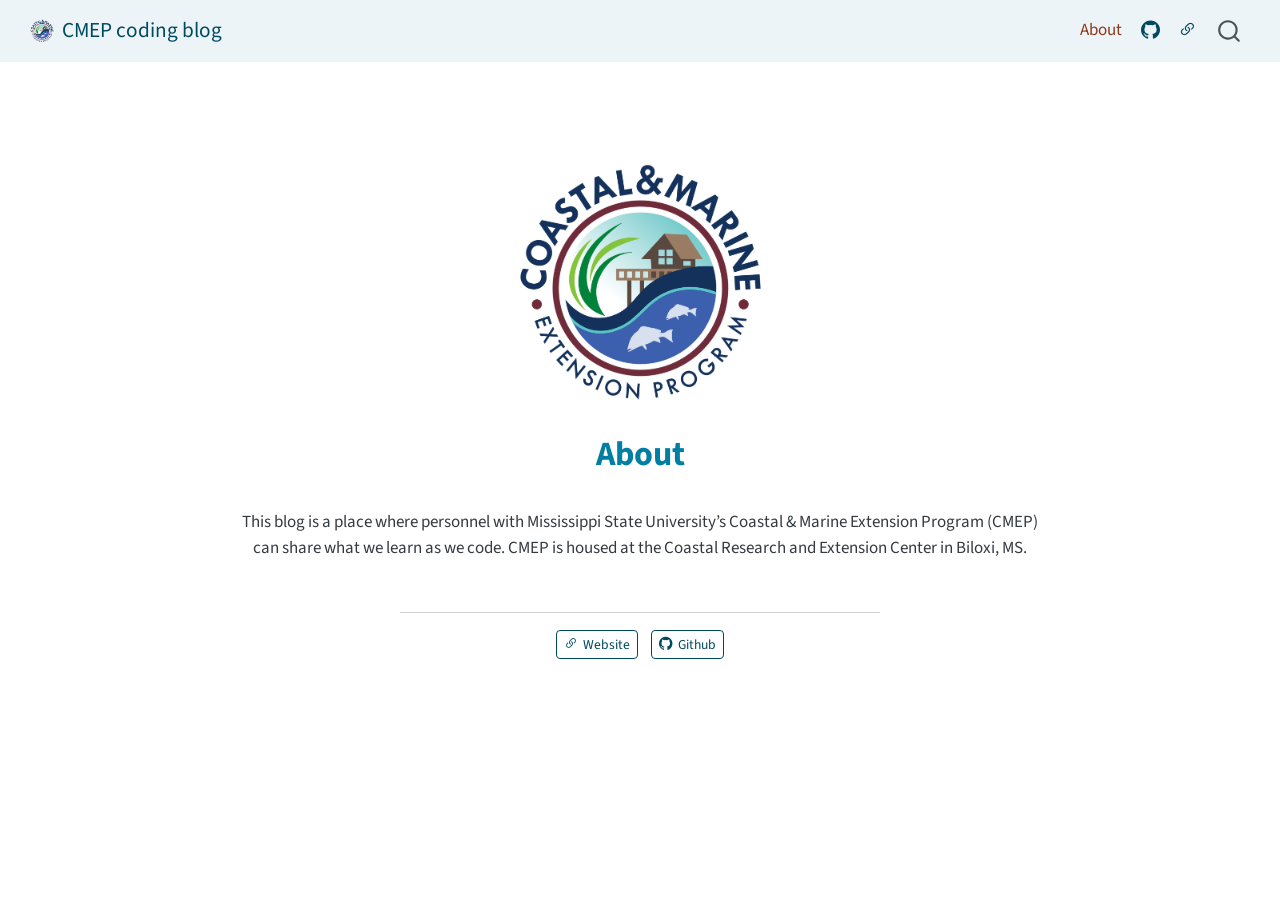
<file: docs/about.html>
<!DOCTYPE html>
<html xmlns="http://www.w3.org/1999/xhtml" lang="en" xml:lang="en"><head>

<meta charset="utf-8">
<meta name="generator" content="quarto-1.8.27">

<meta name="viewport" content="width=device-width, initial-scale=1.0, user-scalable=yes">


<title>About – CMEP coding blog</title>
<style>
code{white-space: pre-wrap;}
span.smallcaps{font-variant: small-caps;}
div.columns{display: flex; gap: min(4vw, 1.5em);}
div.column{flex: auto; overflow-x: auto;}
div.hanging-indent{margin-left: 1.5em; text-indent: -1.5em;}
ul.task-list{list-style: none;}
ul.task-list li input[type="checkbox"] {
  width: 0.8em;
  margin: 0 0.8em 0.2em -1em; /* quarto-specific, see https://github.com/quarto-dev/quarto-cli/issues/4556 */ 
  vertical-align: middle;
}
</style>


<script src="site_libs/quarto-nav/quarto-nav.js"></script>
<script src="site_libs/quarto-nav/headroom.min.js"></script>
<script src="site_libs/clipboard/clipboard.min.js"></script>
<script src="site_libs/quarto-search/autocomplete.umd.js"></script>
<script src="site_libs/quarto-search/fuse.min.js"></script>
<script src="site_libs/quarto-search/quarto-search.js"></script>
<meta name="quarto:offset" content="./">
<script src="site_libs/quarto-html/quarto.js" type="module"></script>
<script src="site_libs/quarto-html/tabsets/tabsets.js" type="module"></script>
<script src="site_libs/quarto-html/axe/axe-check.js" type="module"></script>
<script src="site_libs/quarto-html/popper.min.js"></script>
<script src="site_libs/quarto-html/tippy.umd.min.js"></script>
<link href="site_libs/quarto-html/tippy.css" rel="stylesheet">
<link href="site_libs/quarto-html/quarto-syntax-highlighting-ed96de9b727972fe78a7b5d16c58bf87.css" rel="stylesheet" class="quarto-color-scheme" id="quarto-text-highlighting-styles">
<link href="site_libs/quarto-html/quarto-syntax-highlighting-dark-4d9afe2b8d18ee9fa5d0d57b5ed4214d.css" rel="stylesheet" class="quarto-color-scheme quarto-color-alternate" id="quarto-text-highlighting-styles">
<link href="site_libs/quarto-html/quarto-syntax-highlighting-ed96de9b727972fe78a7b5d16c58bf87.css" rel="stylesheet" class="quarto-color-scheme-extra" id="quarto-text-highlighting-styles">
<script src="site_libs/bootstrap/bootstrap.min.js"></script>
<link href="site_libs/bootstrap/bootstrap-icons.css" rel="stylesheet">
<link href="site_libs/bootstrap/bootstrap-07309103fc41ae408ce0e99b7879c196.min.css" rel="stylesheet" append-hash="true" class="quarto-color-scheme" id="quarto-bootstrap" data-mode="light">
<link href="site_libs/bootstrap/bootstrap-dark-6e5ae9e6160fad9d48a950882975cd53.min.css" rel="stylesheet" append-hash="true" class="quarto-color-scheme quarto-color-alternate" id="quarto-bootstrap" data-mode="light">
<link href="site_libs/bootstrap/bootstrap-07309103fc41ae408ce0e99b7879c196.min.css" rel="stylesheet" append-hash="true" class="quarto-color-scheme-extra" id="quarto-bootstrap" data-mode="light">
<script id="quarto-search-options" type="application/json">{
  "location": "navbar",
  "copy-button": false,
  "collapse-after": 3,
  "panel-placement": "end",
  "type": "overlay",
  "limit": 50,
  "keyboard-shortcut": [
    "f",
    "/",
    "s"
  ],
  "show-item-context": false,
  "language": {
    "search-no-results-text": "No results",
    "search-matching-documents-text": "matching documents",
    "search-copy-link-title": "Copy link to search",
    "search-hide-matches-text": "Hide additional matches",
    "search-more-match-text": "more match in this document",
    "search-more-matches-text": "more matches in this document",
    "search-clear-button-title": "Clear",
    "search-text-placeholder": "",
    "search-detached-cancel-button-title": "Cancel",
    "search-submit-button-title": "Submit",
    "search-label": "Search"
  }
}</script>
<script async="" src="https://www.googletagmanager.com/gtag/js?id=G-X30W97QBGW"></script>

<script type="text/javascript">

window.dataLayer = window.dataLayer || [];
function gtag(){dataLayer.push(arguments);}
gtag('js', new Date());
gtag('config', 'G-X30W97QBGW', { 'anonymize_ip': true});
</script>


</head>

<body class="nav-fixed fullcontent quarto-light">

<div id="quarto-search-results"></div>
  <header id="quarto-header" class="headroom fixed-top">
    <nav class="navbar navbar-expand-lg " data-bs-theme="dark">
      <div class="navbar-container container-fluid">
      <div class="navbar-brand-container mx-auto">
    <a href="./index.html" class="navbar-brand navbar-brand-logo">
    <img src="./cmep_logo_circle.png" alt="" class="navbar-logo light-content">
    <img src="./cmep_logo_circle.png" alt="" class="navbar-logo dark-content">
    </a>
    <a class="navbar-brand" href="./index.html">
    <span class="navbar-title">CMEP coding blog</span>
    </a>
  </div>
            <div id="quarto-search" class="" title="Search"></div>
          <button class="navbar-toggler" type="button" data-bs-toggle="collapse" data-bs-target="#navbarCollapse" aria-controls="navbarCollapse" role="menu" aria-expanded="false" aria-label="Toggle navigation" onclick="if (window.quartoToggleHeadroom) { window.quartoToggleHeadroom(); }">
  <span class="navbar-toggler-icon"></span>
</button>
          <div class="collapse navbar-collapse" id="navbarCollapse">
            <ul class="navbar-nav navbar-nav-scroll ms-auto">
  <li class="nav-item">
    <a class="nav-link active" href="./about.html" aria-current="page"> 
<span class="menu-text">About</span></a>
  </li>  
  <li class="nav-item compact">
    <a class="nav-link" href="https://github.com/cmep-ms"> <i class="bi bi-github" role="img">
</i> 
<span class="menu-text"></span></a>
  </li>  
  <li class="nav-item compact">
    <a class="nav-link" href="http://extension.msstate.edu/crec-coastal-marine-ext-program"> <i class="bi bi-link-45deg" role="img">
</i> 
<span class="menu-text"></span></a>
  </li>  
</ul>
          </div> <!-- /navcollapse -->
            <div class="quarto-navbar-tools">
</div>
      </div> <!-- /container-fluid -->
    </nav>
</header>
<!-- content -->
<div id="quarto-content" class="quarto-container page-columns page-rows-contents page-layout-article page-navbar">
<!-- sidebar -->
<!-- margin-sidebar -->
    
<!-- main -->
<div class="quarto-about-jolla">
  <img src="cmep_logo_circle.png" class="about-image
  round " style="height: 15em; width: 15em;">
 <header id="title-block-header" class="quarto-title-block default">
<div class="quarto-title">
<h1 class="title">About</h1>
</div>
<div class="quarto-title-meta">
  </div>
</header><main class="content" id="quarto-document-content">
<p>This blog is a place where personnel with Mississippi State University’s Coastal &amp; Marine Extension Program (CMEP) can share what we learn as we code. CMEP is housed at the Coastal Research and Extension Center in Biloxi, MS.</p>


</main> 
  <hr class="about-sep">
   <div class="about-links">
  <a href="http://extension.msstate.edu/crec-coastal-marine-ext-program" class="about-link" rel="" target="">
    <i class="bi bi-link-45deg"></i>
     <span class="about-link-text">Website</span>
  </a>
  <a href="https://github.com/CMEP-MS" class="about-link" rel="" target="">
    <i class="bi bi-github"></i>
     <span class="about-link-text">Github</span>
  </a>
</div>
</div>
 <!-- /main -->
<script id="quarto-html-after-body" type="application/javascript">
  window.document.addEventListener("DOMContentLoaded", function (event) {
    const isCodeAnnotation = (el) => {
      for (const clz of el.classList) {
        if (clz.startsWith('code-annotation-')) {                     
          return true;
        }
      }
      return false;
    }
    const onCopySuccess = function(e) {
      // button target
      const button = e.trigger;
      // don't keep focus
      button.blur();
      // flash "checked"
      button.classList.add('code-copy-button-checked');
      var currentTitle = button.getAttribute("title");
      button.setAttribute("title", "Copied!");
      let tooltip;
      if (window.bootstrap) {
        button.setAttribute("data-bs-toggle", "tooltip");
        button.setAttribute("data-bs-placement", "left");
        button.setAttribute("data-bs-title", "Copied!");
        tooltip = new bootstrap.Tooltip(button, 
          { trigger: "manual", 
            customClass: "code-copy-button-tooltip",
            offset: [0, -8]});
        tooltip.show();    
      }
      setTimeout(function() {
        if (tooltip) {
          tooltip.hide();
          button.removeAttribute("data-bs-title");
          button.removeAttribute("data-bs-toggle");
          button.removeAttribute("data-bs-placement");
        }
        button.setAttribute("title", currentTitle);
        button.classList.remove('code-copy-button-checked');
      }, 1000);
      // clear code selection
      e.clearSelection();
    }
    const getTextToCopy = function(trigger) {
      const outerScaffold = trigger.parentElement.cloneNode(true);
      const codeEl = outerScaffold.querySelector('code');
      for (const childEl of codeEl.children) {
        if (isCodeAnnotation(childEl)) {
          childEl.remove();
        }
      }
      return codeEl.innerText;
    }
    const clipboard = new window.ClipboardJS('.code-copy-button:not([data-in-quarto-modal])', {
      text: getTextToCopy
    });
    clipboard.on('success', onCopySuccess);
    if (window.document.getElementById('quarto-embedded-source-code-modal')) {
      const clipboardModal = new window.ClipboardJS('.code-copy-button[data-in-quarto-modal]', {
        text: getTextToCopy,
        container: window.document.getElementById('quarto-embedded-source-code-modal')
      });
      clipboardModal.on('success', onCopySuccess);
    }
      var localhostRegex = new RegExp(/^(?:http|https):\/\/localhost\:?[0-9]*\//);
      var mailtoRegex = new RegExp(/^mailto:/);
        var filterRegex = new RegExp('/' + window.location.host + '/');
      var isInternal = (href) => {
          return filterRegex.test(href) || localhostRegex.test(href) || mailtoRegex.test(href);
      }
      // Inspect non-navigation links and adorn them if external
     var links = window.document.querySelectorAll('a[href]:not(.nav-link):not(.navbar-brand):not(.toc-action):not(.sidebar-link):not(.sidebar-item-toggle):not(.pagination-link):not(.no-external):not([aria-hidden]):not(.dropdown-item):not(.quarto-navigation-tool):not(.about-link)');
      for (var i=0; i<links.length; i++) {
        const link = links[i];
        if (!isInternal(link.href)) {
          // undo the damage that might have been done by quarto-nav.js in the case of
          // links that we want to consider external
          if (link.dataset.originalHref !== undefined) {
            link.href = link.dataset.originalHref;
          }
        }
      }
    function tippyHover(el, contentFn, onTriggerFn, onUntriggerFn) {
      const config = {
        allowHTML: true,
        maxWidth: 500,
        delay: 100,
        arrow: false,
        appendTo: function(el) {
            return el.parentElement;
        },
        interactive: true,
        interactiveBorder: 10,
        theme: 'quarto',
        placement: 'bottom-start',
      };
      if (contentFn) {
        config.content = contentFn;
      }
      if (onTriggerFn) {
        config.onTrigger = onTriggerFn;
      }
      if (onUntriggerFn) {
        config.onUntrigger = onUntriggerFn;
      }
      window.tippy(el, config); 
    }
    const noterefs = window.document.querySelectorAll('a[role="doc-noteref"]');
    for (var i=0; i<noterefs.length; i++) {
      const ref = noterefs[i];
      tippyHover(ref, function() {
        // use id or data attribute instead here
        let href = ref.getAttribute('data-footnote-href') || ref.getAttribute('href');
        try { href = new URL(href).hash; } catch {}
        const id = href.replace(/^#\/?/, "");
        const note = window.document.getElementById(id);
        if (note) {
          return note.innerHTML;
        } else {
          return "";
        }
      });
    }
    const xrefs = window.document.querySelectorAll('a.quarto-xref');
    const processXRef = (id, note) => {
      // Strip column container classes
      const stripColumnClz = (el) => {
        el.classList.remove("page-full", "page-columns");
        if (el.children) {
          for (const child of el.children) {
            stripColumnClz(child);
          }
        }
      }
      stripColumnClz(note)
      if (id === null || id.startsWith('sec-')) {
        // Special case sections, only their first couple elements
        const container = document.createElement("div");
        if (note.children && note.children.length > 2) {
          container.appendChild(note.children[0].cloneNode(true));
          for (let i = 1; i < note.children.length; i++) {
            const child = note.children[i];
            if (child.tagName === "P" && child.innerText === "") {
              continue;
            } else {
              container.appendChild(child.cloneNode(true));
              break;
            }
          }
          if (window.Quarto?.typesetMath) {
            window.Quarto.typesetMath(container);
          }
          return container.innerHTML
        } else {
          if (window.Quarto?.typesetMath) {
            window.Quarto.typesetMath(note);
          }
          return note.innerHTML;
        }
      } else {
        // Remove any anchor links if they are present
        const anchorLink = note.querySelector('a.anchorjs-link');
        if (anchorLink) {
          anchorLink.remove();
        }
        if (window.Quarto?.typesetMath) {
          window.Quarto.typesetMath(note);
        }
        if (note.classList.contains("callout")) {
          return note.outerHTML;
        } else {
          return note.innerHTML;
        }
      }
    }
    for (var i=0; i<xrefs.length; i++) {
      const xref = xrefs[i];
      tippyHover(xref, undefined, function(instance) {
        instance.disable();
        let url = xref.getAttribute('href');
        let hash = undefined; 
        if (url.startsWith('#')) {
          hash = url;
        } else {
          try { hash = new URL(url).hash; } catch {}
        }
        if (hash) {
          const id = hash.replace(/^#\/?/, "");
          const note = window.document.getElementById(id);
          if (note !== null) {
            try {
              const html = processXRef(id, note.cloneNode(true));
              instance.setContent(html);
            } finally {
              instance.enable();
              instance.show();
            }
          } else {
            // See if we can fetch this
            fetch(url.split('#')[0])
            .then(res => res.text())
            .then(html => {
              const parser = new DOMParser();
              const htmlDoc = parser.parseFromString(html, "text/html");
              const note = htmlDoc.getElementById(id);
              if (note !== null) {
                const html = processXRef(id, note);
                instance.setContent(html);
              } 
            }).finally(() => {
              instance.enable();
              instance.show();
            });
          }
        } else {
          // See if we can fetch a full url (with no hash to target)
          // This is a special case and we should probably do some content thinning / targeting
          fetch(url)
          .then(res => res.text())
          .then(html => {
            const parser = new DOMParser();
            const htmlDoc = parser.parseFromString(html, "text/html");
            const note = htmlDoc.querySelector('main.content');
            if (note !== null) {
              // This should only happen for chapter cross references
              // (since there is no id in the URL)
              // remove the first header
              if (note.children.length > 0 && note.children[0].tagName === "HEADER") {
                note.children[0].remove();
              }
              const html = processXRef(null, note);
              instance.setContent(html);
            } 
          }).finally(() => {
            instance.enable();
            instance.show();
          });
        }
      }, function(instance) {
      });
    }
        let selectedAnnoteEl;
        const selectorForAnnotation = ( cell, annotation) => {
          let cellAttr = 'data-code-cell="' + cell + '"';
          let lineAttr = 'data-code-annotation="' +  annotation + '"';
          const selector = 'span[' + cellAttr + '][' + lineAttr + ']';
          return selector;
        }
        const selectCodeLines = (annoteEl) => {
          const doc = window.document;
          const targetCell = annoteEl.getAttribute("data-target-cell");
          const targetAnnotation = annoteEl.getAttribute("data-target-annotation");
          const annoteSpan = window.document.querySelector(selectorForAnnotation(targetCell, targetAnnotation));
          const lines = annoteSpan.getAttribute("data-code-lines").split(",");
          const lineIds = lines.map((line) => {
            return targetCell + "-" + line;
          })
          let top = null;
          let height = null;
          let parent = null;
          if (lineIds.length > 0) {
              //compute the position of the single el (top and bottom and make a div)
              const el = window.document.getElementById(lineIds[0]);
              top = el.offsetTop;
              height = el.offsetHeight;
              parent = el.parentElement.parentElement;
            if (lineIds.length > 1) {
              const lastEl = window.document.getElementById(lineIds[lineIds.length - 1]);
              const bottom = lastEl.offsetTop + lastEl.offsetHeight;
              height = bottom - top;
            }
            if (top !== null && height !== null && parent !== null) {
              // cook up a div (if necessary) and position it 
              let div = window.document.getElementById("code-annotation-line-highlight");
              if (div === null) {
                div = window.document.createElement("div");
                div.setAttribute("id", "code-annotation-line-highlight");
                div.style.position = 'absolute';
                parent.appendChild(div);
              }
              div.style.top = top - 2 + "px";
              div.style.height = height + 4 + "px";
              div.style.left = 0;
              let gutterDiv = window.document.getElementById("code-annotation-line-highlight-gutter");
              if (gutterDiv === null) {
                gutterDiv = window.document.createElement("div");
                gutterDiv.setAttribute("id", "code-annotation-line-highlight-gutter");
                gutterDiv.style.position = 'absolute';
                const codeCell = window.document.getElementById(targetCell);
                const gutter = codeCell.querySelector('.code-annotation-gutter');
                gutter.appendChild(gutterDiv);
              }
              gutterDiv.style.top = top - 2 + "px";
              gutterDiv.style.height = height + 4 + "px";
            }
            selectedAnnoteEl = annoteEl;
          }
        };
        const unselectCodeLines = () => {
          const elementsIds = ["code-annotation-line-highlight", "code-annotation-line-highlight-gutter"];
          elementsIds.forEach((elId) => {
            const div = window.document.getElementById(elId);
            if (div) {
              div.remove();
            }
          });
          selectedAnnoteEl = undefined;
        };
          // Handle positioning of the toggle
      window.addEventListener(
        "resize",
        throttle(() => {
          elRect = undefined;
          if (selectedAnnoteEl) {
            selectCodeLines(selectedAnnoteEl);
          }
        }, 10)
      );
      function throttle(fn, ms) {
      let throttle = false;
      let timer;
        return (...args) => {
          if(!throttle) { // first call gets through
              fn.apply(this, args);
              throttle = true;
          } else { // all the others get throttled
              if(timer) clearTimeout(timer); // cancel #2
              timer = setTimeout(() => {
                fn.apply(this, args);
                timer = throttle = false;
              }, ms);
          }
        };
      }
        // Attach click handler to the DT
        const annoteDls = window.document.querySelectorAll('dt[data-target-cell]');
        for (const annoteDlNode of annoteDls) {
          annoteDlNode.addEventListener('click', (event) => {
            const clickedEl = event.target;
            if (clickedEl !== selectedAnnoteEl) {
              unselectCodeLines();
              const activeEl = window.document.querySelector('dt[data-target-cell].code-annotation-active');
              if (activeEl) {
                activeEl.classList.remove('code-annotation-active');
              }
              selectCodeLines(clickedEl);
              clickedEl.classList.add('code-annotation-active');
            } else {
              // Unselect the line
              unselectCodeLines();
              clickedEl.classList.remove('code-annotation-active');
            }
          });
        }
    const findCites = (el) => {
      const parentEl = el.parentElement;
      if (parentEl) {
        const cites = parentEl.dataset.cites;
        if (cites) {
          return {
            el,
            cites: cites.split(' ')
          };
        } else {
          return findCites(el.parentElement)
        }
      } else {
        return undefined;
      }
    };
    var bibliorefs = window.document.querySelectorAll('a[role="doc-biblioref"]');
    for (var i=0; i<bibliorefs.length; i++) {
      const ref = bibliorefs[i];
      const citeInfo = findCites(ref);
      if (citeInfo) {
        tippyHover(citeInfo.el, function() {
          var popup = window.document.createElement('div');
          citeInfo.cites.forEach(function(cite) {
            var citeDiv = window.document.createElement('div');
            citeDiv.classList.add('hanging-indent');
            citeDiv.classList.add('csl-entry');
            var biblioDiv = window.document.getElementById('ref-' + cite);
            if (biblioDiv) {
              citeDiv.innerHTML = biblioDiv.innerHTML;
            }
            popup.appendChild(citeDiv);
          });
          return popup.innerHTML;
        });
      }
    }
  });
  </script>
</div> <!-- /content -->




</body></html>
</file>
<file: docs/site_libs/quarto-html/tippy.css>
.tippy-box[data-animation=fade][data-state=hidden]{opacity:0}[data-tippy-root]{max-width:calc(100vw - 10px)}.tippy-box{position:relative;background-color:#333;color:#fff;border-radius:4px;font-size:14px;line-height:1.4;white-space:normal;outline:0;transition-property:transform,visibility,opacity}.tippy-box[data-placement^=top]>.tippy-arrow{bottom:0}.tippy-box[data-placement^=top]>.tippy-arrow:before{bottom:-7px;left:0;border-width:8px 8px 0;border-top-color:initial;transform-origin:center top}.tippy-box[data-placement^=bottom]>.tippy-arrow{top:0}.tippy-box[data-placement^=bottom]>.tippy-arrow:before{top:-7px;left:0;border-width:0 8px 8px;border-bottom-color:initial;transform-origin:center bottom}.tippy-box[data-placement^=left]>.tippy-arrow{right:0}.tippy-box[data-placement^=left]>.tippy-arrow:before{border-width:8px 0 8px 8px;border-left-color:initial;right:-7px;transform-origin:center left}.tippy-box[data-placement^=right]>.tippy-arrow{left:0}.tippy-box[data-placement^=right]>.tippy-arrow:before{left:-7px;border-width:8px 8px 8px 0;border-right-color:initial;transform-origin:center right}.tippy-box[data-inertia][data-state=visible]{transition-timing-function:cubic-bezier(.54,1.5,.38,1.11)}.tippy-arrow{width:16px;height:16px;color:#333}.tippy-arrow:before{content:"";position:absolute;border-color:transparent;border-style:solid}.tippy-content{position:relative;padding:5px 9px;z-index:1}
</file>
<file: docs/site_libs/quarto-html/quarto-syntax-highlighting-ed96de9b727972fe78a7b5d16c58bf87.css>
/* quarto syntax highlight colors */
:root {
  --quarto-hl-ot-color: #003B4F;
  --quarto-hl-at-color: #657422;
  --quarto-hl-ss-color: #20794D;
  --quarto-hl-an-color: #5E5E5E;
  --quarto-hl-fu-color: #4758AB;
  --quarto-hl-st-color: #20794D;
  --quarto-hl-cf-color: #003B4F;
  --quarto-hl-op-color: #5E5E5E;
  --quarto-hl-er-color: #AD0000;
  --quarto-hl-bn-color: #AD0000;
  --quarto-hl-al-color: #AD0000;
  --quarto-hl-va-color: #111111;
  --quarto-hl-bu-color: inherit;
  --quarto-hl-ex-color: inherit;
  --quarto-hl-pp-color: #AD0000;
  --quarto-hl-in-color: #5E5E5E;
  --quarto-hl-vs-color: #20794D;
  --quarto-hl-wa-color: #5E5E5E;
  --quarto-hl-do-color: #5E5E5E;
  --quarto-hl-im-color: #00769E;
  --quarto-hl-ch-color: #20794D;
  --quarto-hl-dt-color: #AD0000;
  --quarto-hl-fl-color: #AD0000;
  --quarto-hl-co-color: #5E5E5E;
  --quarto-hl-cv-color: #5E5E5E;
  --quarto-hl-cn-color: #8f5902;
  --quarto-hl-sc-color: #5E5E5E;
  --quarto-hl-dv-color: #AD0000;
  --quarto-hl-kw-color: #003B4F;
}

/* other quarto variables */
:root {
  --quarto-font-monospace: SFMono-Regular, Menlo, Monaco, Consolas, "Liberation Mono", "Courier New", monospace;
}

/* syntax highlight based on Pandoc's rules */
pre > code.sourceCode > span {
  color: #003B4F;
}

code.sourceCode > span {
  color: #003B4F;
}

div.sourceCode,
div.sourceCode pre.sourceCode {
  color: #003B4F;
}

/* Normal */
code span {
  color: #003B4F;
}

/* Alert */
code span.al {
  color: #AD0000;
  font-style: inherit;
}

/* Annotation */
code span.an {
  color: #5E5E5E;
  font-style: inherit;
}

/* Attribute */
code span.at {
  color: #657422;
  font-style: inherit;
}

/* BaseN */
code span.bn {
  color: #AD0000;
  font-style: inherit;
}

/* BuiltIn */
code span.bu {
  font-style: inherit;
}

/* ControlFlow */
code span.cf {
  color: #003B4F;
  font-weight: bold;
  font-style: inherit;
}

/* Char */
code span.ch {
  color: #20794D;
  font-style: inherit;
}

/* Constant */
code span.cn {
  color: #8f5902;
  font-style: inherit;
}

/* Comment */
code span.co {
  color: #5E5E5E;
  font-style: inherit;
}

/* CommentVar */
code span.cv {
  color: #5E5E5E;
  font-style: italic;
}

/* Documentation */
code span.do {
  color: #5E5E5E;
  font-style: italic;
}

/* DataType */
code span.dt {
  color: #AD0000;
  font-style: inherit;
}

/* DecVal */
code span.dv {
  color: #AD0000;
  font-style: inherit;
}

/* Error */
code span.er {
  color: #AD0000;
  font-style: inherit;
}

/* Extension */
code span.ex {
  font-style: inherit;
}

/* Float */
code span.fl {
  color: #AD0000;
  font-style: inherit;
}

/* Function */
code span.fu {
  color: #4758AB;
  font-style: inherit;
}

/* Import */
code span.im {
  color: #00769E;
  font-style: inherit;
}

/* Information */
code span.in {
  color: #5E5E5E;
  font-style: inherit;
}

/* Keyword */
code span.kw {
  color: #003B4F;
  font-weight: bold;
  font-style: inherit;
}

/* Operator */
code span.op {
  color: #5E5E5E;
  font-style: inherit;
}

/* Other */
code span.ot {
  color: #003B4F;
  font-style: inherit;
}

/* Preprocessor */
code span.pp {
  color: #AD0000;
  font-style: inherit;
}

/* SpecialChar */
code span.sc {
  color: #5E5E5E;
  font-style: inherit;
}

/* SpecialString */
code span.ss {
  color: #20794D;
  font-style: inherit;
}

/* String */
code span.st {
  color: #20794D;
  font-style: inherit;
}

/* Variable */
code span.va {
  color: #111111;
  font-style: inherit;
}

/* VerbatimString */
code span.vs {
  color: #20794D;
  font-style: inherit;
}

/* Warning */
code span.wa {
  color: #5E5E5E;
  font-style: italic;
}

.prevent-inlining {
  content: "</";
}

/*# sourceMappingURL=0920dd6d7437995b8cdf7429764427b1.css.map */
</file>
<file: docs/site_libs/quarto-html/quarto-syntax-highlighting-dark-4d9afe2b8d18ee9fa5d0d57b5ed4214d.css>
/* quarto syntax highlight colors */
:root {
  --quarto-hl-al-color: #f07178;
  --quarto-hl-an-color: #d4d0ab;
  --quarto-hl-at-color: #00e0e0;
  --quarto-hl-bn-color: #d4d0ab;
  --quarto-hl-bu-color: #abe338;
  --quarto-hl-ch-color: #abe338;
  --quarto-hl-co-color: #f8f8f2;
  --quarto-hl-cv-color: #ffd700;
  --quarto-hl-cn-color: #ffd700;
  --quarto-hl-cf-color: #ffa07a;
  --quarto-hl-dt-color: #ffa07a;
  --quarto-hl-dv-color: #d4d0ab;
  --quarto-hl-do-color: #f8f8f2;
  --quarto-hl-er-color: #f07178;
  --quarto-hl-ex-color: #00e0e0;
  --quarto-hl-fl-color: #d4d0ab;
  --quarto-hl-fu-color: #ffa07a;
  --quarto-hl-im-color: #abe338;
  --quarto-hl-in-color: #d4d0ab;
  --quarto-hl-kw-color: #ffa07a;
  --quarto-hl-op-color: #ffa07a;
  --quarto-hl-ot-color: #00e0e0;
  --quarto-hl-pp-color: #dcc6e0;
  --quarto-hl-re-color: #00e0e0;
  --quarto-hl-sc-color: #abe338;
  --quarto-hl-ss-color: #abe338;
  --quarto-hl-st-color: #abe338;
  --quarto-hl-va-color: #00e0e0;
  --quarto-hl-vs-color: #abe338;
  --quarto-hl-wa-color: #dcc6e0;
}

/* other quarto variables */
:root {
  --quarto-font-monospace: SFMono-Regular, Menlo, Monaco, Consolas, "Liberation Mono", "Courier New", monospace;
}

/* syntax highlight based on Pandoc's rules */
pre > code.sourceCode > span {
  color: #f8f8f2;
}

code.sourceCode > span {
  color: #f8f8f2;
}

div.sourceCode,
div.sourceCode pre.sourceCode {
  color: #f8f8f2;
}

/* Normal */
code span {
  color: #f8f8f2;
}

/* Alert */
code span.al {
  color: #f07178;
}

/* Annotation */
code span.an {
  color: #d4d0ab;
}

/* Attribute */
code span.at {
  color: #00e0e0;
}

/* BaseN */
code span.bn {
  color: #d4d0ab;
}

/* BuiltIn */
code span.bu {
  color: #abe338;
}

/* ControlFlow */
code span.cf {
  font-weight: bold;
  color: #ffa07a;
}

/* Char */
code span.ch {
  color: #abe338;
}

/* Constant */
code span.cn {
  color: #ffd700;
}

/* Comment */
code span.co {
  font-style: italic;
  color: #f8f8f2;
}

/* CommentVar */
code span.cv {
  color: #ffd700;
}

/* Documentation */
code span.do {
  color: #f8f8f2;
}

/* DataType */
code span.dt {
  color: #ffa07a;
}

/* DecVal */
code span.dv {
  color: #d4d0ab;
}

/* Error */
code span.er {
  color: #f07178;
  text-decoration: underline;
}

/* Extension */
code span.ex {
  font-weight: bold;
  color: #00e0e0;
}

/* Float */
code span.fl {
  color: #d4d0ab;
}

/* Function */
code span.fu {
  color: #ffa07a;
}

/* Import */
code span.im {
  color: #abe338;
}

/* Information */
code span.in {
  color: #d4d0ab;
}

/* Keyword */
code span.kw {
  font-weight: bold;
  color: #ffa07a;
}

/* Operator */
code span.op {
  color: #ffa07a;
}

/* Other */
code span.ot {
  color: #00e0e0;
}

/* Preprocessor */
code span.pp {
  color: #dcc6e0;
}

/* RegionMarker */
code span.re {
  background-color: #f8f8f2;
  color: #00e0e0;
}

/* SpecialChar */
code span.sc {
  color: #abe338;
}

/* SpecialString */
code span.ss {
  color: #abe338;
}

/* String */
code span.st {
  color: #abe338;
}

/* Variable */
code span.va {
  color: #00e0e0;
}

/* VerbatimString */
code span.vs {
  color: #abe338;
}

/* Warning */
code span.wa {
  color: #dcc6e0;
}

.prevent-inlining {
  content: "</";
}

/*# sourceMappingURL=86edf53ecdff796acf02dbceed379426.css.map */
</file>
